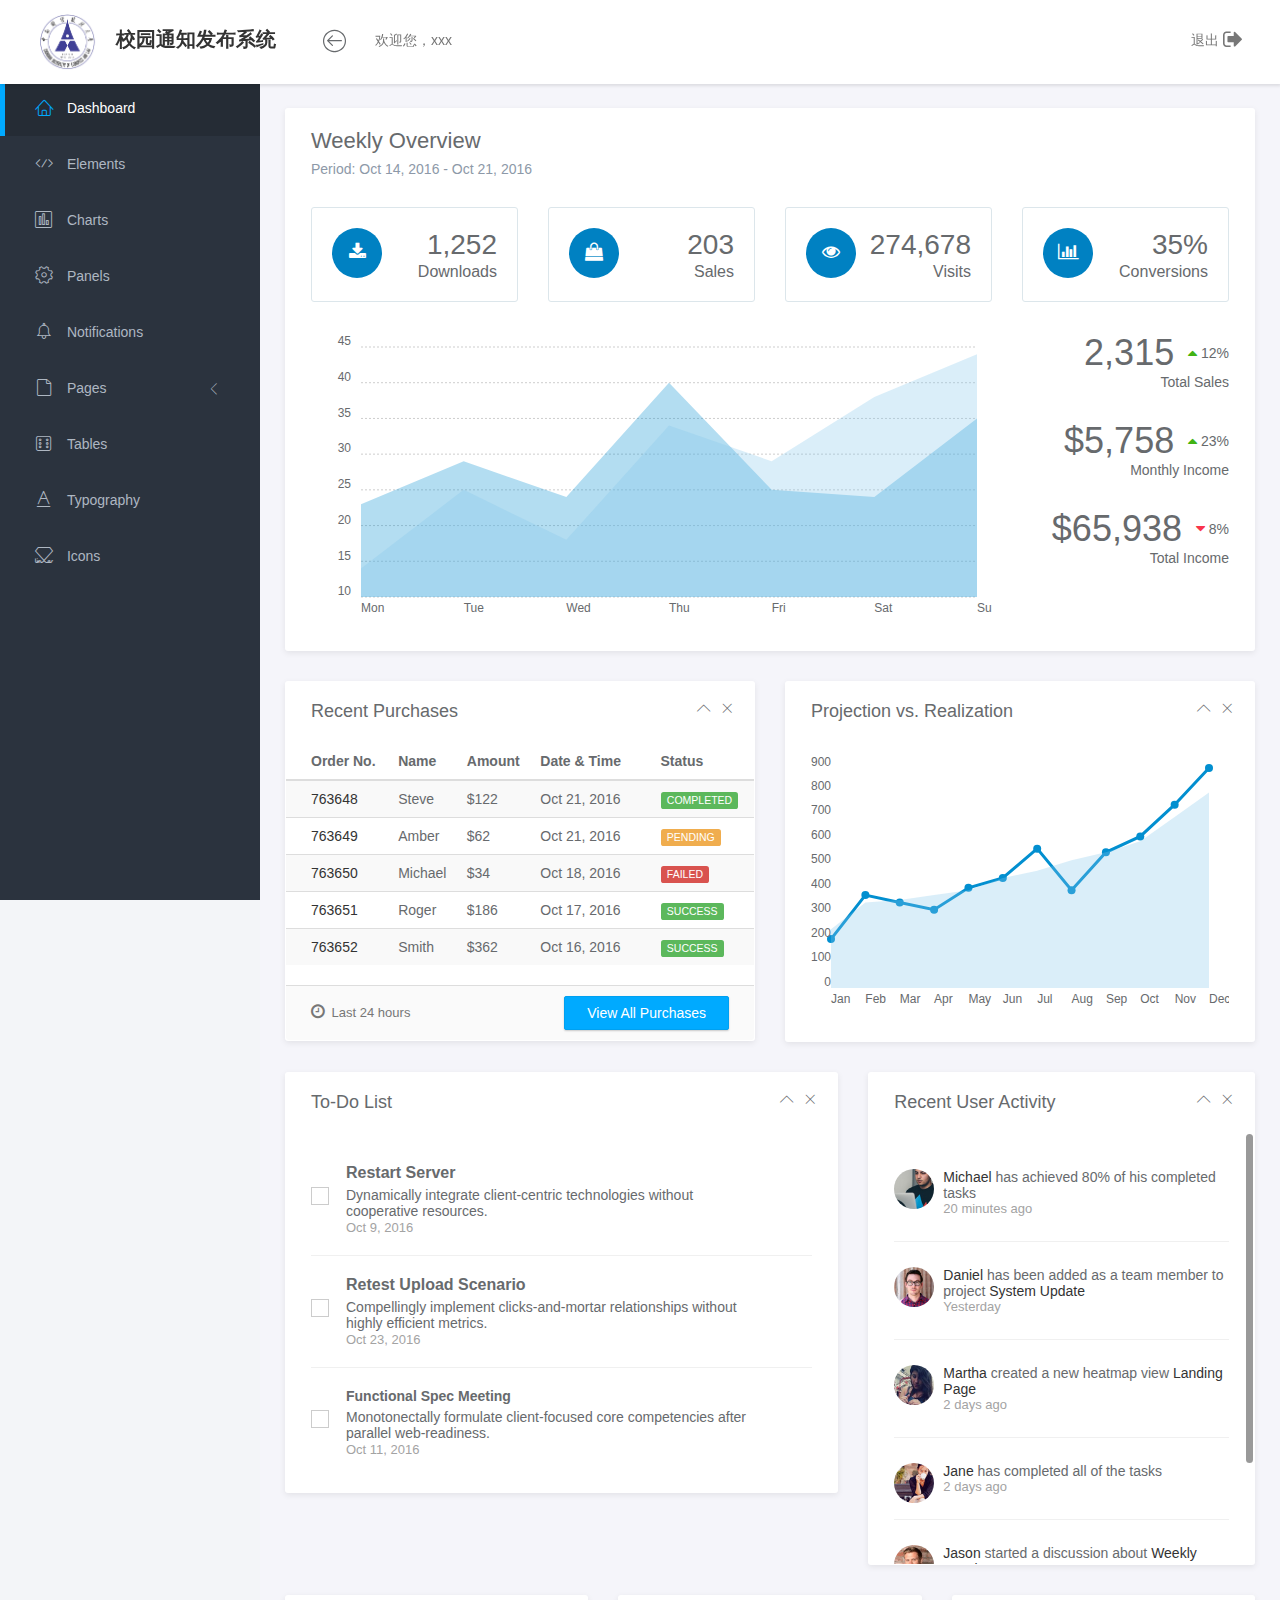
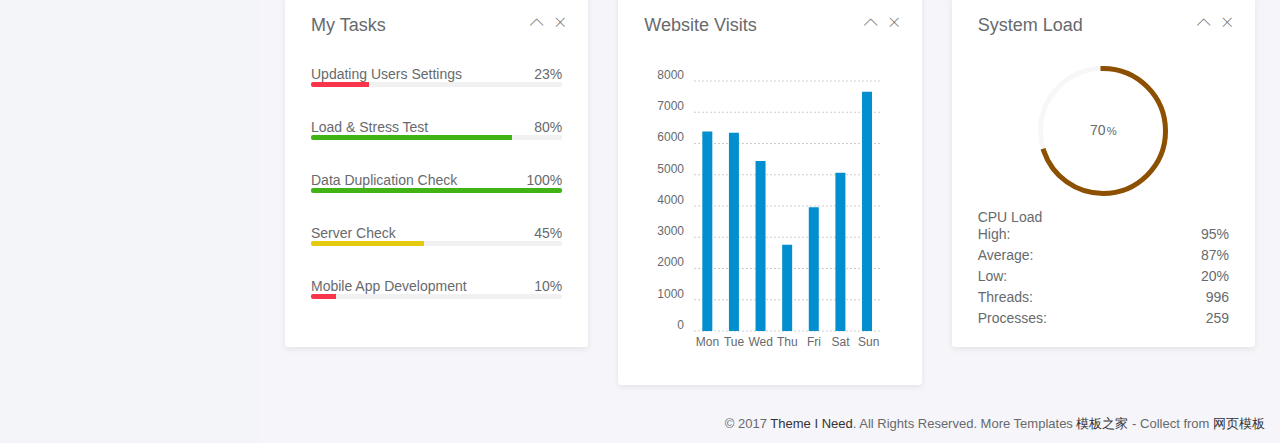
<file: src/main/resources/static/index.html>
<!doctype html>
<html lang="en">

<head>
	<title>Notifications | Klorofil - Free Bootstrap Dashboard Template</title>
	<meta charset="utf-8">
	<meta http-equiv="X-UA-Compatible" content="IE=edge,chrome=1">
	<meta name="viewport" content="width=device-width, initial-scale=1.0, maximum-scale=1.0, user-scalable=0">
	<link rel="stylesheet" href="assets/plugins/bootstrap-select-1.13.0-dev/dist/css/bootstrap-select.css">
	<!-- VENDOR CSS -->
	<link rel="stylesheet" href="assets/vendor/bootstrap/css/bootstrap.min.css">
	<link rel="stylesheet" href="assets/vendor/font-awesome/css/font-awesome.min.css">
	<link rel="stylesheet" href="assets/vendor/linearicons/style.css">
	<link rel="stylesheet" href="assets/vendor/toastr/toastr.min.css">
	<link rel="stylesheet" href="assets/vendor/chartist/css/chartist-custom.css">
	<link rel="stylesheet" href="assets/plugins/DataTables/css/jquery.dataTables.css">
	<!-- MAIN CSS -->
	<link rel="stylesheet" href="assets/css/main.css">
	<!-- FOR DEMO PURPOSES ONLY. You should remove this in your project -->
	<link rel="stylesheet" href="assets/css/demo.css">
	<link rel="stylesheet" href="assets/css/global.css">
	<!-- GOOGLE FONTS -->
	<link href="https://fonts.googleapis.com/css?family=Source+Sans+Pro:300,400,600,700" rel="stylesheet">
	<!-- ICONS -->
	<link rel="apple-touch-icon" sizes="76x76" href="assets/img/apple-icon.png">
	<link rel="icon" type="image/png" sizes="96x96" href="assets/img/favicon.png">
	<!--layer css-->
	<link rel="stylesheet" href="assets/plugins/layer/layui.css">
</head>

<body>
	<!-- WRAPPER -->
	<div id="wrapper">
		<!-- NAVBAR -->
		<nav class="navbar navbar-default navbar-fixed-top">
			<div class="brand" style="padding: 13px 39px;">
				<a href="index.html"><img src="./assets/img/logo.png" alt="Klorofil Logo"
										  class="img-responsive logo" style="width: 57px;display: inline;">
					<span style="display: inline;margin-left: 16px;font-size: 20px;font-weight: bold;">校园通知发布系统</span></a>
			</div>
			<div class="container-fluid">
				<div class="navbar-btn">
					<button type="button" class="btn-toggle-fullwidth"><i class="lnr lnr-arrow-left-circle"></i></button>
				</div>
				<div class="navbar-left">
					<span class="welcome-text" id="welcome-text">欢迎您，xxx</span>
				</div>
				<div id="navbar-menu">
					<ul class="nav navbar-nav navbar-right">
						<li>
							<a href="javascript:exit();"> <span>退出</span> <i class="fa fa-sign-out"></i></a>
						</li>
					</ul>
				</div>
			</div>
		</nav>
		<!-- END NAVBAR -->
		<!-- LEFT SIDEBAR -->
		<div id="sidebar-nav" class="sidebar">
			<div class="sidebar-scroll">
				<nav>
					<ul class="nav">
						<li><a href="index.html" class="active"><i class="lnr lnr-home"></i> <span>Dashboard</span></a>
						</li>
						<li><a href="elements.html" class=""><i class="lnr lnr-code"></i> <span>Elements</span></a></li>
						<li><a href="charts.html" class=""><i class="lnr lnr-chart-bars"></i> <span>Charts</span></a>
						</li>
						<li><a href="panels.html" class=""><i class="lnr lnr-cog"></i> <span>Panels</span></a></li>
						<li><a href="notifications.html" class=""><i class="lnr lnr-alarm"></i>
								<span>Notifications</span></a></li>
						<li>
							<a href="#subPages" data-toggle="collapse" class="collapsed"><i
									class="lnr lnr-file-empty"></i> <span>Pages</span> <i
									class="icon-submenu lnr lnr-chevron-left"></i></a>
							<div id="subPages" class="collapse ">
								<ul class="nav">
									<li><a href="page-profile.html" class="">Profile</a></li>
									<li><a href="page-login.html" class="">Login</a></li>
									<li><a href="page-lockscreen.html" class="">Lockscreen</a></li>
								</ul>
							</div>
						</li>
						<li><a href="tables.html" class=""><i class="lnr lnr-dice"></i> <span>Tables</span></a></li>
						<li><a href="typography.html" class=""><i class="lnr lnr-text-format"></i>
								<span>Typography</span></a></li>
						<li><a href="icons.html" class=""><i class="lnr lnr-linearicons"></i> <span>Icons</span></a>
						</li>
					</ul>
				</nav>
			</div>
		</div>
		<!-- END LEFT SIDEBAR -->
		<!-- MAIN -->
		<div class="main">
			<!-- MAIN CONTENT -->
			<div class="main-content">
				<div class="container-fluid">
					<!-- OVERVIEW -->
					<div class="panel panel-headline">
						<div class="panel-heading">
							<h3 class="panel-title">Weekly Overview</h3>
							<p class="panel-subtitle">Period: Oct 14, 2016 - Oct 21, 2016</p>
						</div>
						<div class="panel-body">
							<div class="row">
								<div class="col-md-3">
									<div class="metric">
										<span class="icon"><i class="fa fa-download"></i></span>
										<p>
											<span class="number">1,252</span>
											<span class="title">Downloads</span>
										</p>
									</div>
								</div>
								<div class="col-md-3">
									<div class="metric">
										<span class="icon"><i class="fa fa-shopping-bag"></i></span>
										<p>
											<span class="number">203</span>
											<span class="title">Sales</span>
										</p>
									</div>
								</div>
								<div class="col-md-3">
									<div class="metric">
										<span class="icon"><i class="fa fa-eye"></i></span>
										<p>
											<span class="number">274,678</span>
											<span class="title">Visits</span>
										</p>
									</div>
								</div>
								<div class="col-md-3">
									<div class="metric">
										<span class="icon"><i class="fa fa-bar-chart"></i></span>
										<p>
											<span class="number">35%</span>
											<span class="title">Conversions</span>
										</p>
									</div>
								</div>
							</div>
							<div class="row">
								<div class="col-md-9">
									<div id="headline-chart" class="ct-chart"></div>
								</div>
								<div class="col-md-3">
									<div class="weekly-summary text-right">
										<span class="number">2,315</span> <span class="percentage"><i
												class="fa fa-caret-up text-success"></i> 12%</span>
										<span class="info-label">Total Sales</span>
									</div>
									<div class="weekly-summary text-right">
										<span class="number">$5,758</span> <span class="percentage"><i
												class="fa fa-caret-up text-success"></i> 23%</span>
										<span class="info-label">Monthly Income</span>
									</div>
									<div class="weekly-summary text-right">
										<span class="number">$65,938</span> <span class="percentage"><i
												class="fa fa-caret-down text-danger"></i> 8%</span>
										<span class="info-label">Total Income</span>
									</div>
								</div>
							</div>
						</div>
					</div>
					<!-- END OVERVIEW -->
					<div class="copyrights">Collect from <a href="http://www.cssmoban.com/">企业网站模板</a></div>
					<div class="row">
						<div class="col-md-6">
							<!-- RECENT PURCHASES -->
							<div class="panel">
								<div class="panel-heading">
									<h3 class="panel-title">Recent Purchases</h3>
									<div class="right">
										<button type="button" class="btn-toggle-collapse"><i
												class="lnr lnr-chevron-up"></i></button>
										<button type="button" class="btn-remove"><i class="lnr lnr-cross"></i></button>
									</div>
								</div>
								<div class="panel-body no-padding">
									<table class="table table-striped">
										<thead>
											<tr>
												<th>Order No.</th>
												<th>Name</th>
												<th>Amount</th>
												<th>Date &amp; Time</th>
												<th>Status</th>
											</tr>
										</thead>
										<tbody>
											<tr>
												<td><a href="#">763648</a></td>
												<td>Steve</td>
												<td>$122</td>
												<td>Oct 21, 2016</td>
												<td><span class="label label-success">COMPLETED</span></td>
											</tr>
											<tr>
												<td><a href="#">763649</a></td>
												<td>Amber</td>
												<td>$62</td>
												<td>Oct 21, 2016</td>
												<td><span class="label label-warning">PENDING</span></td>
											</tr>
											<tr>
												<td><a href="#">763650</a></td>
												<td>Michael</td>
												<td>$34</td>
												<td>Oct 18, 2016</td>
												<td><span class="label label-danger">FAILED</span></td>
											</tr>
											<tr>
												<td><a href="#">763651</a></td>
												<td>Roger</td>
												<td>$186</td>
												<td>Oct 17, 2016</td>
												<td><span class="label label-success">SUCCESS</span></td>
											</tr>
											<tr>
												<td><a href="#">763652</a></td>
												<td>Smith</td>
												<td>$362</td>
												<td>Oct 16, 2016</td>
												<td><span class="label label-success">SUCCESS</span></td>
											</tr>
										</tbody>
									</table>
								</div>
								<div class="panel-footer">
									<div class="row">
										<div class="col-md-6"><span class="panel-note"><i class="fa fa-clock-o"></i>
												Last 24 hours</span></div>
										<div class="col-md-6 text-right"><a href="#" class="btn btn-primary">View All
												Purchases</a></div>
									</div>
								</div>
							</div>
							<!-- END RECENT PURCHASES -->
						</div>
						<div class="col-md-6">
							<!-- MULTI CHARTS -->
							<div class="panel">
								<div class="panel-heading">
									<h3 class="panel-title">Projection vs. Realization</h3>
									<div class="right">
										<button type="button" class="btn-toggle-collapse"><i
												class="lnr lnr-chevron-up"></i></button>
										<button type="button" class="btn-remove"><i class="lnr lnr-cross"></i></button>
									</div>
								</div>
								<div class="panel-body">
									<div id="visits-trends-chart" class="ct-chart"></div>
								</div>
							</div>
							<!-- END MULTI CHARTS -->
						</div>
					</div>
					<div class="row">
						<div class="col-md-7">
							<!-- TODO LIST -->
							<div class="panel">
								<div class="panel-heading">
									<h3 class="panel-title">To-Do List</h3>
									<div class="right">
										<button type="button" class="btn-toggle-collapse"><i
												class="lnr lnr-chevron-up"></i></button>
										<button type="button" class="btn-remove"><i class="lnr lnr-cross"></i></button>
									</div>
								</div>
								<div class="panel-body">
									<ul class="list-unstyled todo-list">
										<li>
											<label class="control-inline fancy-checkbox">
												<input type="checkbox"><span></span>
											</label>
											<p>
												<span class="title">Restart Server</span>
												<span class="short-description">Dynamically integrate client-centric
													technologies without cooperative resources.</span>
												<span class="date">Oct 9, 2016</span>
											</p>
											<div class="controls">
												<a href="#"><i class="icon-software icon-software-pencil"></i></a> <a
													href="#"><i class="icon-arrows icon-arrows-circle-remove"></i></a>
											</div>
										</li>
										<li>
											<label class="control-inline fancy-checkbox">
												<input type="checkbox"><span></span>
											</label>
											<p>
												<span class="title">Retest Upload Scenario</span>
												<span class="short-description">Compellingly implement clicks-and-mortar
													relationships without highly efficient metrics.</span>
												<span class="date">Oct 23, 2016</span>
											</p>
											<div class="controls">
												<a href="#"><i class="icon-software icon-software-pencil"></i></a> <a
													href="#"><i class="icon-arrows icon-arrows-circle-remove"></i></a>
											</div>
										</li>
										<li>
											<label class="control-inline fancy-checkbox">
												<input type="checkbox"><span></span>
											</label>
											<p>
												<strong>Functional Spec Meeting</strong>
												<span class="short-description">Monotonectally formulate client-focused
													core competencies after parallel web-readiness.</span>
												<span class="date">Oct 11, 2016</span>
											</p>
											<div class="controls">
												<a href="#"><i class="icon-software icon-software-pencil"></i></a> <a
													href="#"><i class="icon-arrows icon-arrows-circle-remove"></i></a>
											</div>
										</li>
									</ul>
								</div>
							</div>
							<!-- END TODO LIST -->
						</div>
						<div class="col-md-5">
							<!-- TIMELINE -->
							<div class="panel panel-scrolling">
								<div class="panel-heading">
									<h3 class="panel-title">Recent User Activity</h3>
									<div class="right">
										<button type="button" class="btn-toggle-collapse"><i
												class="lnr lnr-chevron-up"></i></button>
										<button type="button" class="btn-remove"><i class="lnr lnr-cross"></i></button>
									</div>
								</div>
								<div class="panel-body">
									<ul class="list-unstyled activity-list">
										<li>
											<img src="assets/img/user1.png" alt="Avatar"
												class="img-circle pull-left avatar">
											<p><a href="#">Michael</a> has achieved 80% of his completed tasks <span
													class="timestamp">20 minutes ago</span></p>
										</li>
										<li>
											<img src="assets/img/user2.png" alt="Avatar"
												class="img-circle pull-left avatar">
											<p><a href="#">Daniel</a> has been added as a team member to project <a
													href="#">System Update</a> <span class="timestamp">Yesterday</span>
											</p>
										</li>
										<li>
											<img src="assets/img/user3.png" alt="Avatar"
												class="img-circle pull-left avatar">
											<p><a href="#">Martha</a> created a new heatmap view <a href="#">Landing
													Page</a> <span class="timestamp">2 days ago</span></p>
										</li>
										<li>
											<img src="assets/img/user4.png" alt="Avatar"
												class="img-circle pull-left avatar">
											<p><a href="#">Jane</a> has completed all of the tasks <span
													class="timestamp">2 days ago</span></p>
										</li>
										<li>
											<img src="assets/img/user5.png" alt="Avatar"
												class="img-circle pull-left avatar">
											<p><a href="#">Jason</a> started a discussion about <a href="#">Weekly
													Meeting</a> <span class="timestamp">3 days ago</span></p>
										</li>
									</ul>
									<button type="button" class="btn btn-primary btn-bottom center-block">Load
										More</button>
								</div>
							</div>
							<!-- END TIMELINE -->
						</div>
					</div>
					<div class="row">
						<div class="col-md-4">
							<!-- TASKS -->
							<div class="panel">
								<div class="panel-heading">
									<h3 class="panel-title">My Tasks</h3>
									<div class="right">
										<button type="button" class="btn-toggle-collapse"><i
												class="lnr lnr-chevron-up"></i></button>
										<button type="button" class="btn-remove"><i class="lnr lnr-cross"></i></button>
									</div>
								</div>
								<div class="panel-body">
									<ul class="list-unstyled task-list">
										<li>
											<p>Updating Users Settings <span class="label-percent">23%</span></p>
											<div class="progress progress-xs">
												<div class="progress-bar progress-bar-danger" role="progressbar"
													aria-valuenow="23" aria-valuemin="0" aria-valuemax="100"
													style="width:23%">
													<span class="sr-only">23% Complete</span>
												</div>
											</div>
										</li>
										<li>
											<p>Load &amp; Stress Test <span class="label-percent">80%</span></p>
											<div class="progress progress-xs">
												<div class="progress-bar progress-bar-success" role="progressbar"
													aria-valuenow="80" aria-valuemin="0" aria-valuemax="100"
													style="width: 80%">
													<span class="sr-only">80% Complete</span>
												</div>
											</div>
										</li>
										<li>
											<p>Data Duplication Check <span class="label-percent">100%</span></p>
											<div class="progress progress-xs">
												<div class="progress-bar progress-bar-success" role="progressbar"
													aria-valuenow="100" aria-valuemin="0" aria-valuemax="100"
													style="width: 100%">
													<span class="sr-only">Success</span>
												</div>
											</div>
										</li>
										<li>
											<p>Server Check <span class="label-percent">45%</span></p>
											<div class="progress progress-xs">
												<div class="progress-bar progress-bar-warning" role="progressbar"
													aria-valuenow="45" aria-valuemin="0" aria-valuemax="100"
													style="width: 45%">
													<span class="sr-only">45% Complete</span>
												</div>
											</div>
										</li>
										<li>
											<p>Mobile App Development <span class="label-percent">10%</span></p>
											<div class="progress progress-xs">
												<div class="progress-bar progress-bar-danger" role="progressbar"
													aria-valuenow="10" aria-valuemin="0" aria-valuemax="100"
													style="width: 10%">
													<span class="sr-only">10% Complete</span>
												</div>
											</div>
										</li>
									</ul>
								</div>
							</div>
							<!-- END TASKS -->
						</div>
						<div class="col-md-4">
							<!-- VISIT CHART -->
							<div class="panel">
								<div class="panel-heading">
									<h3 class="panel-title">Website Visits</h3>
									<div class="right">
										<button type="button" class="btn-toggle-collapse"><i
												class="lnr lnr-chevron-up"></i></button>
										<button type="button" class="btn-remove"><i class="lnr lnr-cross"></i></button>
									</div>
								</div>
								<div class="panel-body">
									<div id="visits-chart" class="ct-chart"></div>
								</div>
							</div>
							<!-- END VISIT CHART -->
						</div>
						<div class="col-md-4">
							<!-- REALTIME CHART -->
							<div class="panel">
								<div class="panel-heading">
									<h3 class="panel-title">System Load</h3>
									<div class="right">
										<button type="button" class="btn-toggle-collapse"><i
												class="lnr lnr-chevron-up"></i></button>
										<button type="button" class="btn-remove"><i class="lnr lnr-cross"></i></button>
									</div>
								</div>
								<div class="panel-body">
									<div id="system-load" class="easy-pie-chart" data-percent="70">
										<span class="percent">70</span>
									</div>
									<h4>CPU Load</h4>
									<ul class="list-unstyled list-justify">
										<li>High: <span>95%</span></li>
										<li>Average: <span>87%</span></li>
										<li>Low: <span>20%</span></li>
										<li>Threads: <span>996</span></li>
										<li>Processes: <span>259</span></li>
									</ul>
								</div>
							</div>
							<!-- END REALTIME CHART -->
						</div>
					</div>
				</div>
			</div>
			<!-- END MAIN CONTENT -->
		</div>
		<!-- END MAIN -->
		<div class="clearfix"></div>
		<footer>
			<div class="container-fluid">
				<p class="copyright">&copy; 2017 <a href="#" target="_blank">Theme I Need</a>. All Rights Reserved. More
					Templates <a href="http://www.cssmoban.com/" target="_blank" title="模板之家">模板之家</a> - Collect from <a
						href="http://www.cssmoban.com/" title="网页模板" target="_blank">网页模板</a></p>
			</div>
		</footer>
	</div>
	<!-- END WRAPPER -->
	<!-- Javascript -->
	<script src="assets/vendor/jquery/jquery.min.js"></script>
	<script src="assets/vendor/bootstrap/js/bootstrap.min.js"></script>
	<script src="assets/vendor/jquery-slimscroll/jquery.slimscroll.min.js"></script>
	<script src="assets/vendor/jquery.easy-pie-chart/jquery.easypiechart.min.js"></script>
	<script src="assets/vendor/chartist/js/chartist.min.js"></script>
	<script src="assets/scripts/klorofil-common.js"></script>
	<script>
		$(function () {
			var data, options;

			// headline charts
			data = {
				labels: ['Mon', 'Tue', 'Wed', 'Thu', 'Fri', 'Sat', 'Sun'],
				series: [
					[23, 29, 24, 40, 25, 24, 35],
					[14, 25, 18, 34, 29, 38, 44],
				]
			};

			options = {
				height: 300,
				showArea: true,
				showLine: false,
				showPoint: false,
				fullWidth: true,
				axisX: {
					showGrid: false
				},
				lineSmooth: false,
			};

			new Chartist.Line('#headline-chart', data, options);


			// visits trend charts
			data = {
				labels: ['Jan', 'Feb', 'Mar', 'Apr', 'May', 'Jun', 'Jul', 'Aug', 'Sep', 'Oct', 'Nov', 'Dec'],
				series: [{
					name: 'series-real',
					data: [200, 380, 350, 320, 410, 450, 570, 400, 555, 620, 750, 900],
				}, {
					name: 'series-projection',
					data: [240, 350, 360, 380, 400, 450, 480, 523, 555, 600, 700, 800],
				}]
			};

			options = {
				fullWidth: true,
				lineSmooth: false,
				height: "270px",
				low: 0,
				high: 'auto',
				series: {
					'series-projection': {
						showArea: true,
						showPoint: false,
						showLine: false
					},
				},
				axisX: {
					showGrid: false,

				},
				axisY: {
					showGrid: false,
					onlyInteger: true,
					offset: 0,
				},
				chartPadding: {
					left: 20,
					right: 20
				}
			};

			new Chartist.Line('#visits-trends-chart', data, options);


			// visits chart
			data = {
				labels: ['Mon', 'Tue', 'Wed', 'Thu', 'Fri', 'Sat', 'Sun'],
				series: [
					[6384, 6342, 5437, 2764, 3958, 5068, 7654]
				]
			};

			options = {
				height: 300,
				axisX: {
					showGrid: false
				},
			};

			new Chartist.Bar('#visits-chart', data, options);


			// real-time pie chart
			var sysLoad = $('#system-load').easyPieChart({
				size: 130,
				barColor: function (percent) {
					return "rgb(" + Math.round(200 * percent / 100) + ", " + Math.round(200 * (1.1 - percent / 100)) + ", 0)";
				},
				trackColor: 'rgba(245, 245, 245, 0.8)',
				scaleColor: false,
				lineWidth: 5,
				lineCap: "square",
				animate: 800
			});

			var updateInterval = 3000; // in milliseconds

			setInterval(function () {
				var randomVal;
				randomVal = getRandomInt(0, 100);

				sysLoad.data('easyPieChart').update(randomVal);
				sysLoad.find('.percent').text(randomVal);
			}, updateInterval);

			function getRandomInt(min, max) {
				return Math.floor(Math.random() * (max - min + 1)) + min;
			}

		});
	</script>
</body>

</html>
</file>
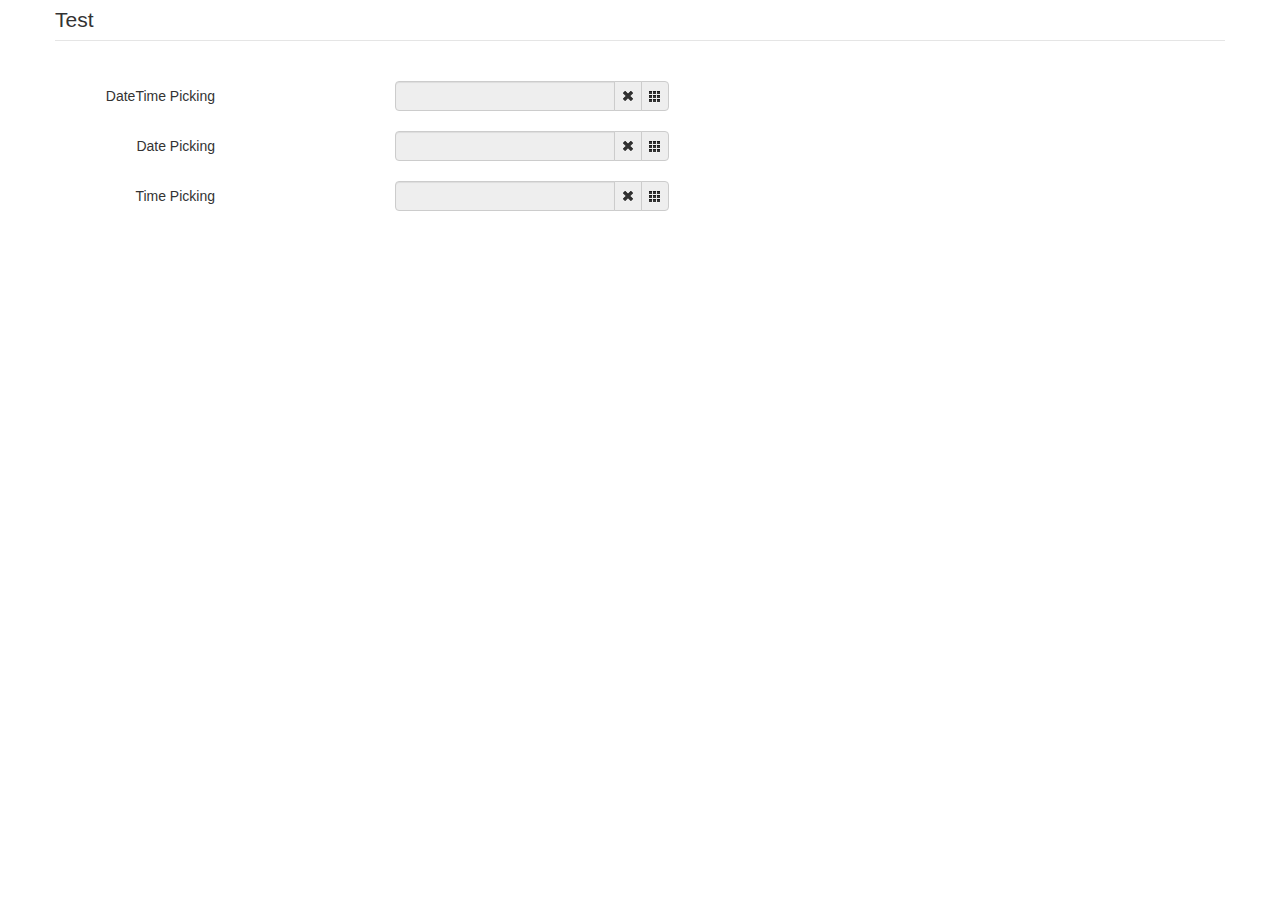
<file: src/main/resources/static/assets/plugins/bootstrap-datetimepicker-master/sample in bootstrap v2/index.html>
<!DOCTYPE html>
<html>
<head>
    <title></title>
    <link href="./bootstrap/css/bootstrap.min.css" rel="stylesheet" media="screen">
    <link href="../css/bootstrap-datetimepicker.min.css" rel="stylesheet" media="screen">
</head>

<body>
<div class="container">
    <form action="" class="form-horizontal">
        <fieldset>
            <legend>Test</legend>
            <div class="control-group">
                <label class="control-label">DateTime Picking</label>
                <div class="controls input-append date form_datetime" data-date="1979-09-16T05:25:07Z" data-date-format="dd MM yyyy - HH:ii p" data-link-field="dtp_input1">
                    <input size="16" type="text" value="" readonly>
                    <span class="add-on"><i class="icon-remove"></i></span>
					<span class="add-on"><i class="icon-th"></i></span>
                </div>
				<input type="hidden" id="dtp_input1" value="" /><br/>
            </div>
			<div class="control-group">
                <label class="control-label">Date Picking</label>
                <div class="controls input-append date form_date" data-date="" data-date-format="dd MM yyyy" data-link-field="dtp_input2" data-link-format="yyyy-mm-dd">
                    <input size="16" type="text" value="" readonly>
                    <span class="add-on"><i class="icon-remove"></i></span>
					<span class="add-on"><i class="icon-th"></i></span>
                </div>
				<input type="hidden" id="dtp_input2" value="" /><br/>
            </div>
			<div class="control-group">
                <label class="control-label">Time Picking</label>
                <div class="controls input-append date form_time" data-date="" data-date-format="hh:ii" data-link-field="dtp_input3" data-link-format="hh:ii">
                    <input size="16" type="text" value="" readonly>
                    <span class="add-on"><i class="icon-remove"></i></span>
					<span class="add-on"><i class="icon-th"></i></span>
                </div>
				<input type="hidden" id="dtp_input3" value="" /><br/>
            </div>
        </fieldset>
    </form>
</div>

<script type="text/javascript" src="./jquery/jquery-1.8.3.min.js" charset="UTF-8"></script>
<script type="text/javascript" src="./bootstrap/js/bootstrap.min.js"></script>
<script type="text/javascript" src="../js/bootstrap-datetimepicker.js" charset="UTF-8"></script>
<script type="text/javascript" src="../js/locales/bootstrap-datetimepicker.fr.js" charset="UTF-8"></script>
<script type="text/javascript">
    $('.form_datetime').datetimepicker({
        //language:  'fr',
        weekStart: 1,
        todayBtn:  1,
		autoclose: 1,
		todayHighlight: 1,
		startView: 2,
		forceParse: 0,
        showMeridian: 1
    });
	$('.form_date').datetimepicker({
        language:  'fr',
        weekStart: 1,
        todayBtn:  1,
		autoclose: 1,
		todayHighlight: 1,
		startView: 2,
		minView: 2,
		forceParse: 0
    });
	$('.form_time').datetimepicker({
        language:  'fr',
        weekStart: 1,
        todayBtn:  1,
		autoclose: 1,
		todayHighlight: 1,
		startView: 1,
		minView: 0,
		maxView: 1,
		forceParse: 0
    });
</script>

</body>
</html>
</file>
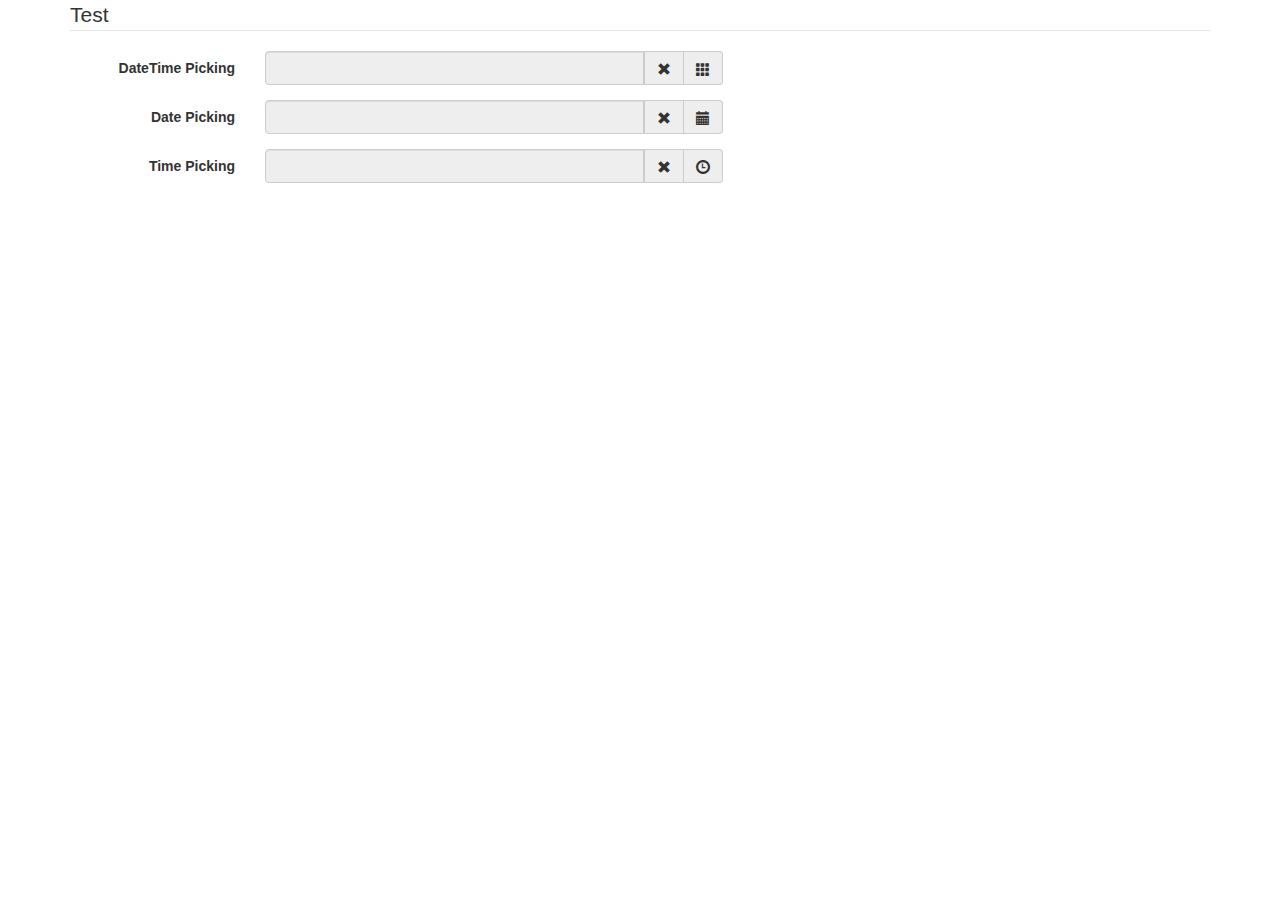
<file: src/main/resources/static/assets/plugins/bootstrap-datetimepicker-master/sample in bootstrap v3/index.html>
<!DOCTYPE html>
<html>
<head>
    <title></title>
    <link href="./bootstrap/css/bootstrap.min.css" rel="stylesheet" media="screen">
    <link href="../css/bootstrap-datetimepicker.min.css" rel="stylesheet" media="screen">
</head>

<body>
<div class="container">
    <form action="" class="form-horizontal"  role="form">
        <fieldset>
            <legend>Test</legend>
            <div class="form-group">
                <label for="dtp_input1" class="col-md-2 control-label">DateTime Picking</label>
                <div class="input-group date form_datetime col-md-5" data-date="1979-09-16T05:25:07Z" data-date-format="dd MM yyyy - HH:ii p" data-link-field="dtp_input1">
                    <input class="form-control" size="16" type="text" value="" readonly>
                    <span class="input-group-addon"><span class="glyphicon glyphicon-remove"></span></span>
					<span class="input-group-addon"><span class="glyphicon glyphicon-th"></span></span>
                </div>
				<input type="hidden" id="dtp_input1" value="" /><br/>
            </div>
			<div class="form-group">
                <label for="dtp_input2" class="col-md-2 control-label">Date Picking</label>
                <div class="input-group date form_date col-md-5" data-date="" data-date-format="dd MM yyyy" data-link-field="dtp_input2" data-link-format="yyyy-mm-dd">
                    <input class="form-control" size="16" type="text" value="" readonly>
                    <span class="input-group-addon"><span class="glyphicon glyphicon-remove"></span></span>
					<span class="input-group-addon"><span class="glyphicon glyphicon-calendar"></span></span>
                </div>
				<input type="hidden" id="dtp_input2" value="" /><br/>
            </div>
			<div class="form-group">
                <label for="dtp_input3" class="col-md-2 control-label">Time Picking</label>
                <div class="input-group date form_time col-md-5" data-date="" data-date-format="hh:ii" data-link-field="dtp_input3" data-link-format="hh:ii">
                    <input class="form-control" size="16" type="text" value="" readonly>
                    <span class="input-group-addon"><span class="glyphicon glyphicon-remove"></span></span>
					<span class="input-group-addon"><span class="glyphicon glyphicon-time"></span></span>
                </div>
				<input type="hidden" id="dtp_input3" value="" /><br/>
            </div>
        </fieldset>
    </form>
</div>

<script type="text/javascript" src="./jquery/jquery-1.8.3.min.js" charset="UTF-8"></script>
<script type="text/javascript" src="./bootstrap/js/bootstrap.min.js"></script>
<script type="text/javascript" src="../js/bootstrap-datetimepicker.js" charset="UTF-8"></script>
<script type="text/javascript" src="../js/locales/bootstrap-datetimepicker.fr.js" charset="UTF-8"></script>
<script type="text/javascript">
    $('.form_datetime').datetimepicker({
        //language:  'fr',
        weekStart: 1,
        todayBtn:  1,
		autoclose: 1,
		todayHighlight: 1,
		startView: 2,
		forceParse: 0,
        showMeridian: 1
    });
	$('.form_date').datetimepicker({
        language:  'fr',
        weekStart: 1,
        todayBtn:  1,
		autoclose: 1,
		todayHighlight: 1,
		startView: 2,
		minView: 2,
		forceParse: 0
    });
	$('.form_time').datetimepicker({
        language:  'fr',
        weekStart: 1,
        todayBtn:  1,
		autoclose: 1,
		todayHighlight: 1,
		startView: 1,
		minView: 0,
		maxView: 1,
		forceParse: 0
    });
</script>

</body>
</html>
</file>
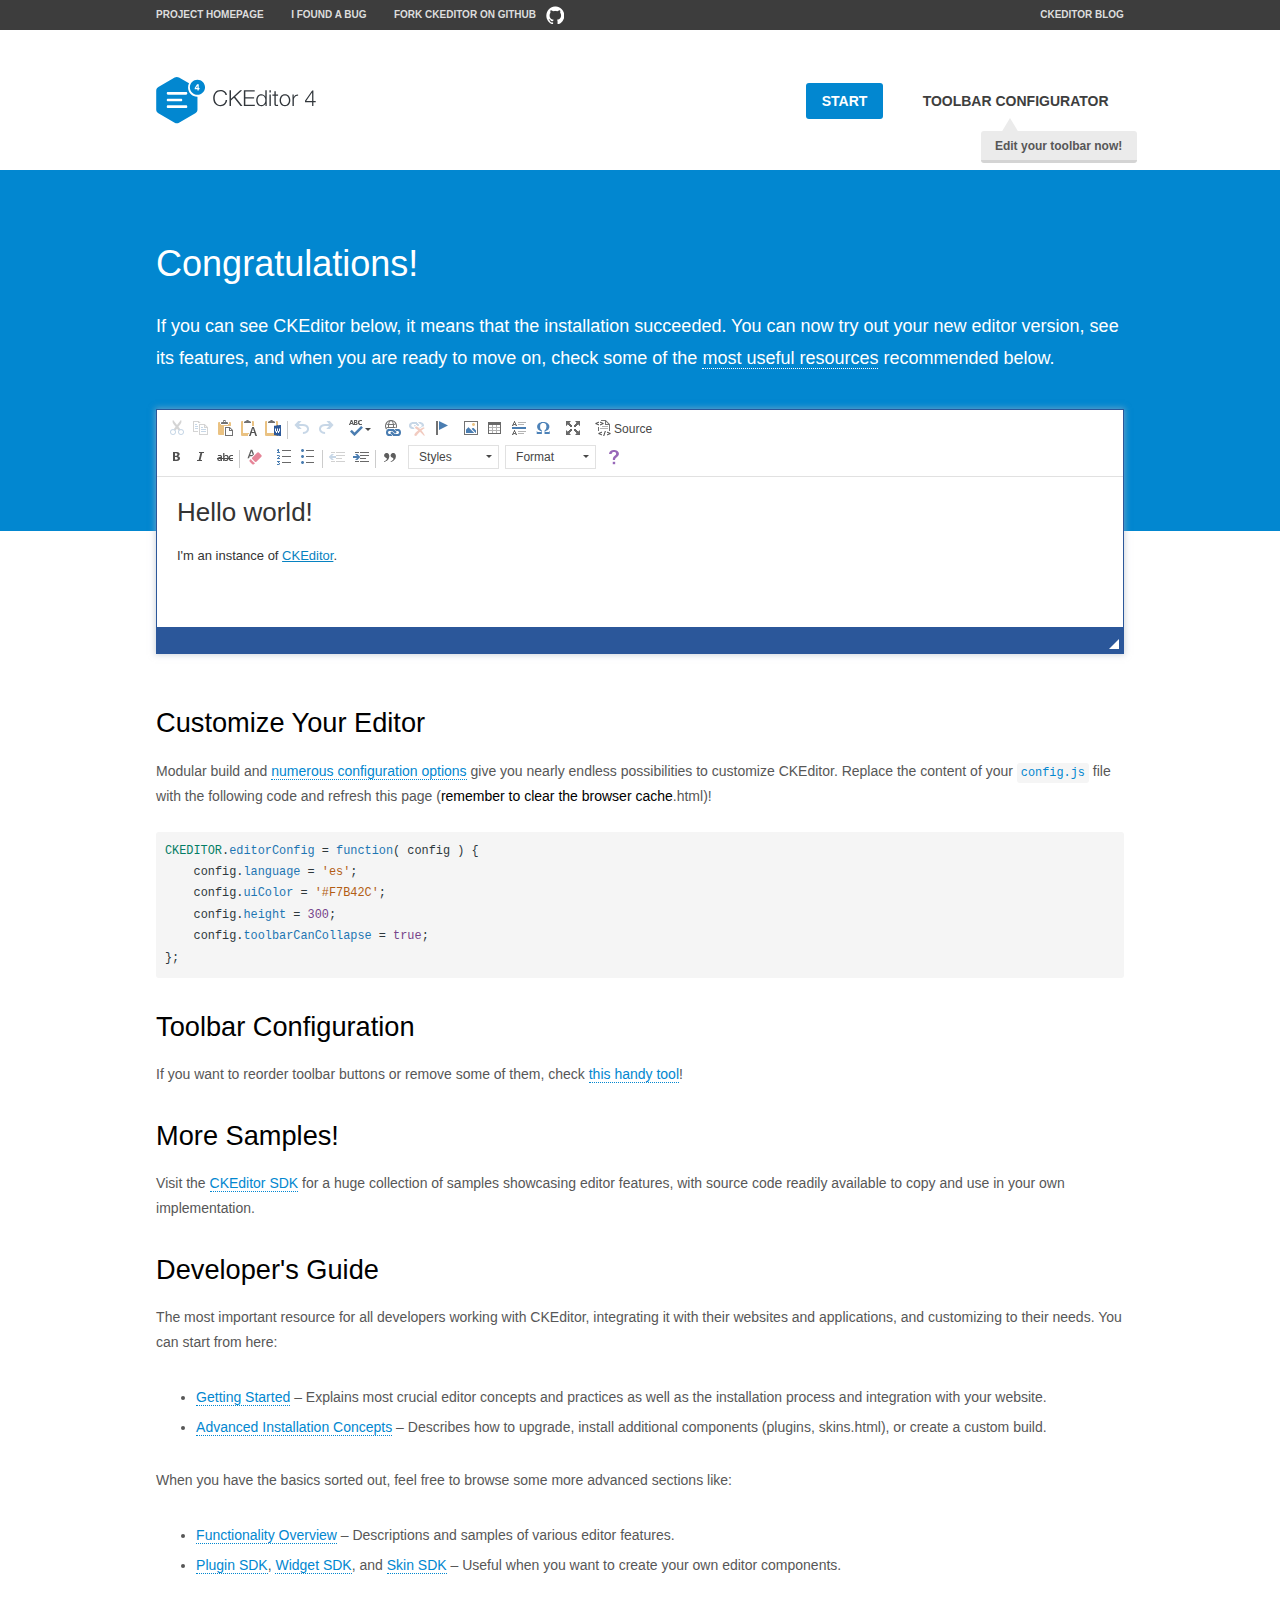
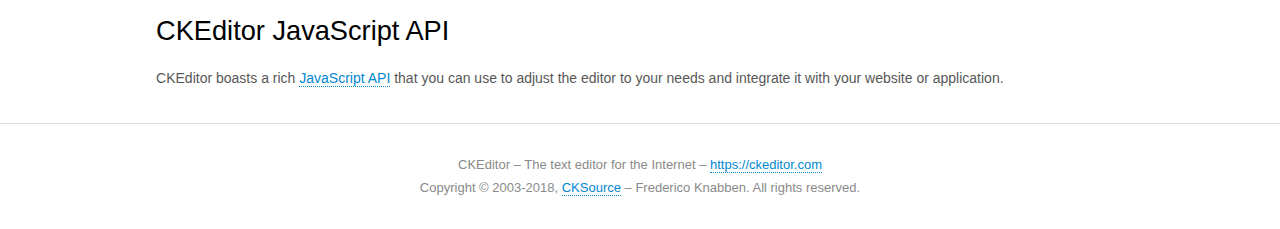
<file: src/main/resources/static/assets/plugins/ckeditor/samples/index.html>
<!DOCTYPE html>
<!--
Copyright (c) 2003-2018, CKSource - Frederico Knabben. All rights reserved.
For licensing, see LICENSE.md or https://ckeditor.com/legal/ckeditor-oss-license
-->
<html>
<head>
	<meta charset="utf-8">
	<title>CKEditor Sample</title>
	<script src="../ckeditor.js"></script>
	<script src="js/sample.js"></script>
	<link rel="stylesheet" href="css/samples.css">
	<link rel="stylesheet" href="toolbarconfigurator/lib/codemirror/neo.css">
</head>
<body id="main">

<nav class="navigation-a">
	<div class="grid-container">
		<ul class="navigation-a-left grid-width-70">
			<li><a href="https://ckeditor.com/ckeditor-4/">Project Homepage</a></li>
			<li><a href="https://github.com/ckeditor/ckeditor-dev/issues">I found a bug</a></li>
			<li><a href="http://github.com/ckeditor/ckeditor-dev" class="icon-pos-right icon-navigation-a-github">Fork CKEditor on GitHub</a></li>
		</ul>
		<ul class="navigation-a-right grid-width-30">
			<li><a href="https://ckeditor.com/blog/">CKEditor Blog</a></li>
		</ul>
	</div>
</nav>

<header class="header-a">
	<div class="grid-container">
		<h1 class="header-a-logo grid-width-30">
			<a href="index.html"><img src="img/logo.svg" onerror="this.src='img/logo.png'; this.onerror=null;" alt="CKEditor Sample"></a>
		</h1>

		<nav class="navigation-b grid-width-70">
			<ul>
				<li><a href="index.html" class="button-a button-a-background">Start</a></li>
				<li><a href="toolbarconfigurator/index.html" class="button-a">Toolbar configurator <span class="balloon-a balloon-a-nw">Edit your toolbar now!</span></a></li>
			</ul>
		</nav>
	</div>
</header>

<main>
	<div class="adjoined-top">
		<div class="grid-container">
			<div class="content grid-width-100">
				<h1>Congratulations!</h1>
				<p>
					If you can see CKEditor below, it means that the installation succeeded.
					You can now try out your new editor version, see its features, and when you are ready to move on, check some of the <a href="#sample-customize">most useful resources</a> recommended below.
				</p>
			</div>
		</div>
	</div>
	<div class="adjoined-bottom">
		<div class="grid-container">
			<div class="grid-width-100">
				<div id="editor">
					<h1>Hello world!</h1>
					<p>I'm an instance of <a href="https://ckeditor.com">CKEditor</a>.</p>
				</div>
			</div>
		</div>
	</div>

	<div class="grid-container">
		<div class="content grid-width-100">
			<section id="sample-customize">
				<h2>Customize Your Editor</h2>
				<p>Modular build and <a href="https://ckeditor.com/docs/ckeditor4/latest/guide/dev_configuration">numerous configuration options</a> give you nearly endless possibilities to customize CKEditor. Replace the content of your <code><a href="../config.js">config.js</a></code> file with the following code and refresh this page (<strong>remember to clear the browser cache</strong>.html)!</p>
		<pre class="cm-s-neo CodeMirror"><code><span style="padding-right: 0.1px;"><span class="cm-variable">CKEDITOR</span>.<span class="cm-property">editorConfig</span> <span class="cm-operator">=</span> <span class="cm-keyword">function</span>( <span class="cm-def">config</span> ) {</span>
<span style="padding-right: 0.1px;"><span class="cm-tab">	</span><span class="cm-variable-2">config</span>.<span class="cm-property">language</span> <span class="cm-operator">=</span> <span class="cm-string">'es'</span>;</span>
<span style="padding-right: 0.1px;"><span class="cm-tab">	</span><span class="cm-variable-2">config</span>.<span class="cm-property">uiColor</span> <span class="cm-operator">=</span> <span class="cm-string">'#F7B42C'</span>;</span>
<span style="padding-right: 0.1px;"><span class="cm-tab">	</span><span class="cm-variable-2">config</span>.<span class="cm-property">height</span> <span class="cm-operator">=</span> <span class="cm-number">300</span>;</span>
<span style="padding-right: 0.1px;"><span class="cm-tab">	</span><span class="cm-variable-2">config</span>.<span class="cm-property">toolbarCanCollapse</span> <span class="cm-operator">=</span> <span class="cm-atom">true</span>;</span>
<span style="padding-right: 0.1px;">};</span></code></pre>
			</section>

			<section>
				<h2>Toolbar Configuration</h2>
				<p>If you want to reorder toolbar buttons or remove some of them, check <a href="toolbarconfigurator/index.html">this handy tool</a>!</p>
			</section>

			<section>
				<h2>More Samples!</h2>
				<p>Visit the <a href="https://sdk.ckeditor.com">CKEditor SDK</a> for a huge collection of samples showcasing editor features, with source code readily available to copy and use in your own implementation.</p>
			</section>

			<section>
				<h2>Developer's Guide</h2>
				<p>The most important resource for all developers working with CKEditor, integrating it with their websites and applications, and customizing to their needs. You can start from here:</p>
				<ul>
					<li><a href="https://ckeditor.com/docs/ckeditor4/latest/guide/dev_installation.html">Getting Started</a> &ndash; Explains most crucial editor concepts and practices as well as the installation process and integration with your website.</li>
					<li><a href="https://ckeditor.com/docs/ckeditor4/latest/guide/dev_advanced_installation">Advanced Installation Concepts</a> &ndash; Describes how to upgrade, install additional components (plugins, skins.html), or create a custom build.</li>
				</ul>
					<p>When you have the basics sorted out, feel free to browse some more advanced sections like:</p>
				<ul>
					<li><a href="https://ckeditor.com/docs/ckeditor4/latest/guide/dev_features.html">Functionality Overview</a> &ndash; Descriptions and samples of various editor features.</li>
					<li><a href="https://ckeditor.com/docs/ckeditor4/latest/guide/plugin_sdk_intro.html">Plugin SDK</a>, <a href="https://ckeditor.com/docs/ckeditor4/latest/guide/widget_sdk_intro.html">Widget SDK</a>, and <a href="https://ckeditor.com/docs/ckeditor4/latest/guide/skin_sdk_intro.html">Skin SDK</a> &ndash; Useful when you want to create your own editor components.</li>
				</ul>
			</section>

			<section>
				<h2>CKEditor JavaScript API</h2>
				<p>CKEditor boasts a rich <a href="https://ckeditor.com/docs/ckeditor4/latest/api/index.html">JavaScript API</a> that you can use to adjust the editor to your needs and integrate it with your website or application.</p>
			</section>
		</div>
	</div>
</main>

<footer class="footer-a grid-container">
	<div class="grid-container">
		<p class="grid-width-100">
			CKEditor &ndash; The text editor for the Internet &ndash; <a class="samples" href="https://ckeditor.com/">https://ckeditor.com</a>
		</p>
		<p class="grid-width-100" id="copy">
			Copyright &copy; 2003-2018, <a class="samples" href="https://cksource.com/">CKSource</a> &ndash; Frederico Knabben. All rights reserved.
		</p>
	</div>
</footer>
<script>
	initSample();
</script>

</body>
</html>
</file>
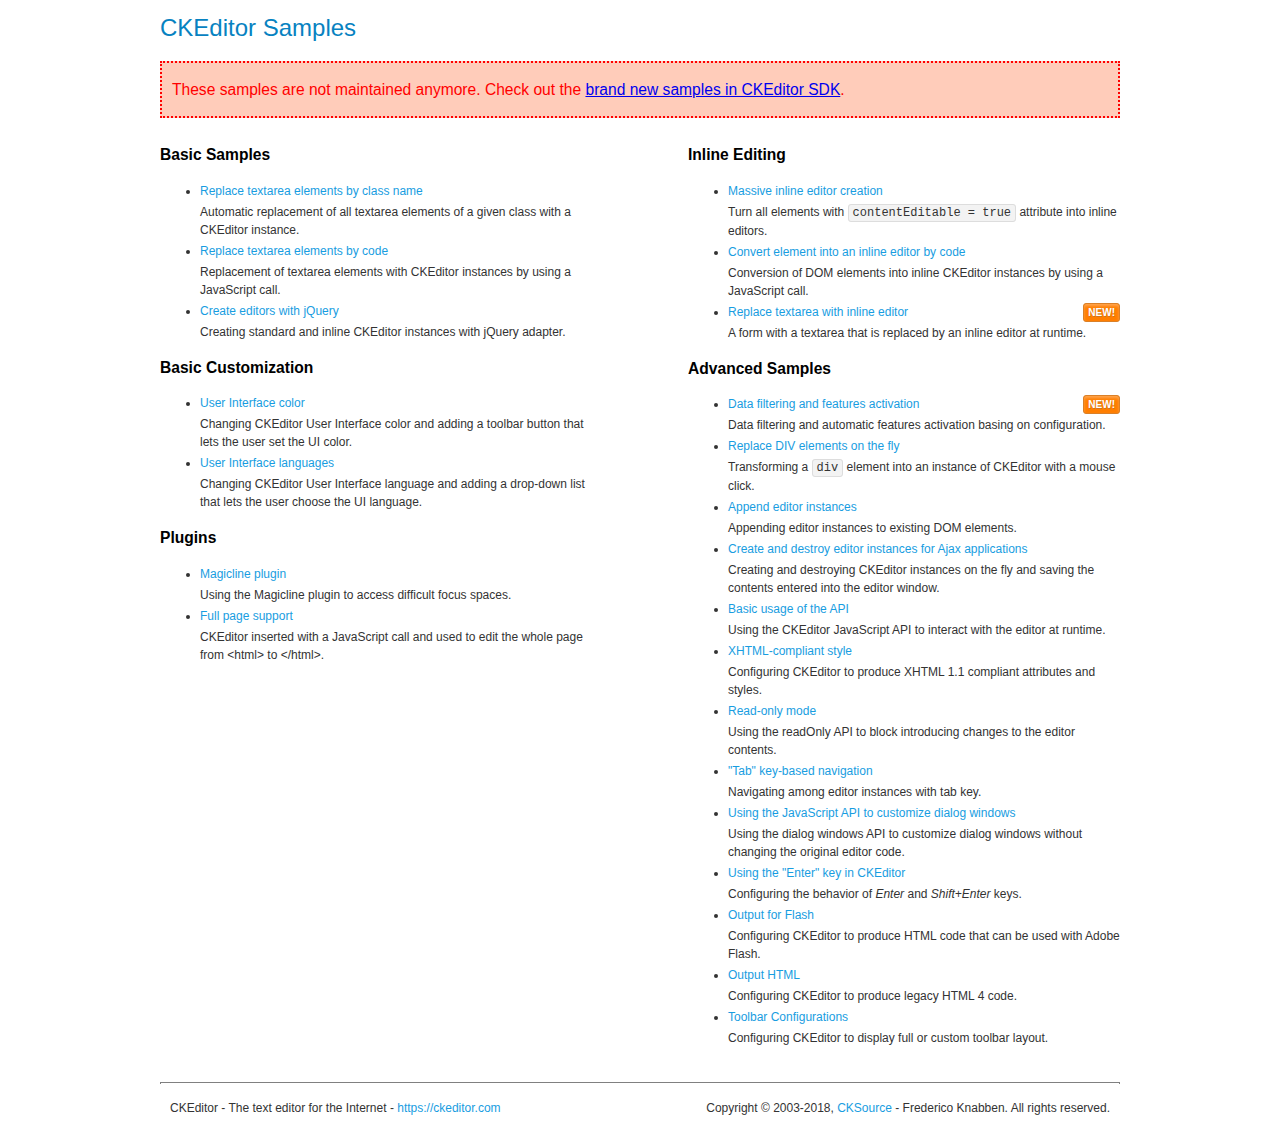
<file: src/main/resources/static/assets/plugins/ckeditor/samples/old/index.html>
<!DOCTYPE html>
<!--
Copyright (c) 2003-2018, CKSource - Frederico Knabben. All rights reserved.
For licensing, see LICENSE.md or https://ckeditor.com/legal/ckeditor-oss-license
-->
<html>
<head>
	<meta charset="utf-8">
	<title>CKEditor Samples</title>
	<link rel="stylesheet" href="sample.css">
</head>
<body>
	<h1 class="samples">
		CKEditor Samples
	</h1>
	<div class="warning deprecated">
		These samples are not maintained anymore. Check out the <a href="https://sdk.ckeditor.com/">brand new samples in CKEditor SDK</a>.
	</div>
	<div class="twoColumns">
		<div class="twoColumnsLeft">
			<h2 class="samples">
				Basic Samples
			</h2>
			<dl class="samples">
				<dt><a class="samples" href="replacebyclass.html">Replace textarea elements by class name</a></dt>
				<dd>Automatic replacement of all textarea elements of a given class with a CKEditor instance.</dd>

				<dt><a class="samples" href="replacebycode.html">Replace textarea elements by code</a></dt>
				<dd>Replacement of textarea elements with CKEditor instances by using a JavaScript call.</dd>

				<dt><a class="samples" href="jquery.html">Create editors with jQuery</a></dt>
				<dd>Creating standard and inline CKEditor instances with jQuery adapter.</dd>
			</dl>

			<h2 class="samples">
				Basic Customization
			</h2>
			<dl class="samples">
				<dt><a class="samples" href="uicolor.html">User Interface color</a></dt>
				<dd>Changing CKEditor User Interface color and adding a toolbar button that lets the user set the UI color.</dd>

				<dt><a class="samples" href="uilanguages.html">User Interface languages</a></dt>
				<dd>Changing CKEditor User Interface language and adding a drop-down list that lets the user choose the UI language.</dd>
			</dl>


			<h2 class="samples">Plugins</h2>
<dl class="samples">
<dt><a class="samples" href="magicline/magicline.html">Magicline plugin</a></dt>
<dd>Using the Magicline plugin to access difficult focus spaces.</dd>

<dt><a class="samples" href="wysiwygarea/fullpage.html">Full page support</a></dt>
<dd>CKEditor inserted with a JavaScript call and used to edit the whole page from &lt;html&gt; to &lt;/html&gt;.</dd>
</dl>
		</div>
		<div class="twoColumnsRight">
			<h2 class="samples">
				Inline Editing
			</h2>
			<dl class="samples">
				<dt><a class="samples" href="inlineall.html">Massive inline editor creation</a></dt>
				<dd>Turn all elements with <code>contentEditable = true</code> attribute into inline editors.</dd>

				<dt><a class="samples" href="inlinebycode.html">Convert element into an inline editor by code</a></dt>
				<dd>Conversion of DOM elements into inline CKEditor instances by using a JavaScript call.</dd>

				<dt><a class="samples" href="inlinetextarea.html">Replace textarea with inline editor</a> <span class="new">New!</span></dt>
				<dd>A form with a textarea that is replaced by an inline editor at runtime.</dd>

				
			</dl>

			<h2 class="samples">
				Advanced Samples
			</h2>
			<dl class="samples">
				<dt><a class="samples" href="datafiltering.html">Data filtering and features activation</a> <span class="new">New!</span></dt>
				<dd>Data filtering and automatic features activation basing on configuration.</dd>

				<dt><a class="samples" href="divreplace.html">Replace DIV elements on the fly</a></dt>
				<dd>Transforming a <code>div</code> element into an instance of CKEditor with a mouse click.</dd>

				<dt><a class="samples" href="appendto.html">Append editor instances</a></dt>
				<dd>Appending editor instances to existing DOM elements.</dd>

				<dt><a class="samples" href="ajax.html">Create and destroy editor instances for Ajax applications</a></dt>
				<dd>Creating and destroying CKEditor instances on the fly and saving the contents entered into the editor window.</dd>

				<dt><a class="samples" href="api.html">Basic usage of the API</a></dt>
				<dd>Using the CKEditor JavaScript API to interact with the editor at runtime.</dd>

				<dt><a class="samples" href="xhtmlstyle.html">XHTML-compliant style</a></dt>
				<dd>Configuring CKEditor to produce XHTML 1.1 compliant attributes and styles.</dd>

				<dt><a class="samples" href="readonly.html">Read-only mode</a></dt>
				<dd>Using the readOnly API to block introducing changes to the editor contents.</dd>

				<dt><a class="samples" href="tabindex.html">"Tab" key-based navigation</a></dt>
				<dd>Navigating among editor instances with tab key.</dd>


				
<dt><a class="samples" href="dialog/dialog.html">Using the JavaScript API to customize dialog windows</a></dt>
<dd>Using the dialog windows API to customize dialog windows without changing the original editor code.</dd>

<dt><a class="samples" href="enterkey/enterkey.html">Using the &quot;Enter&quot; key in CKEditor</a></dt>
<dd>Configuring the behavior of <em>Enter</em> and <em>Shift+Enter</em> keys.</dd>

<dt><a class="samples" href="htmlwriter/outputforflash.html">Output for Flash</a></dt>
<dd>Configuring CKEditor to produce HTML code that can be used with Adobe Flash.</dd>

<dt><a class="samples" href="htmlwriter/outputhtml.html">Output HTML</a></dt>
<dd>Configuring CKEditor to produce legacy HTML 4 code.</dd>

<dt><a class="samples" href="toolbar/toolbar.html">Toolbar Configurations</a></dt>
<dd>Configuring CKEditor to display full or custom toolbar layout.</dd>

			</dl>
		</div>
	</div>
	<div id="footer">
		<hr>
		<p>
			CKEditor - The text editor for the Internet - <a class="samples" href="https://ckeditor.com/">https://ckeditor.com</a>
		</p>
		<p id="copy">
			Copyright &copy; 2003-2018, <a class="samples" href="https://cksource.com/">CKSource</a> - Frederico Knabben. All rights reserved.
		</p>
	</div>
</body>
</html>
</file>
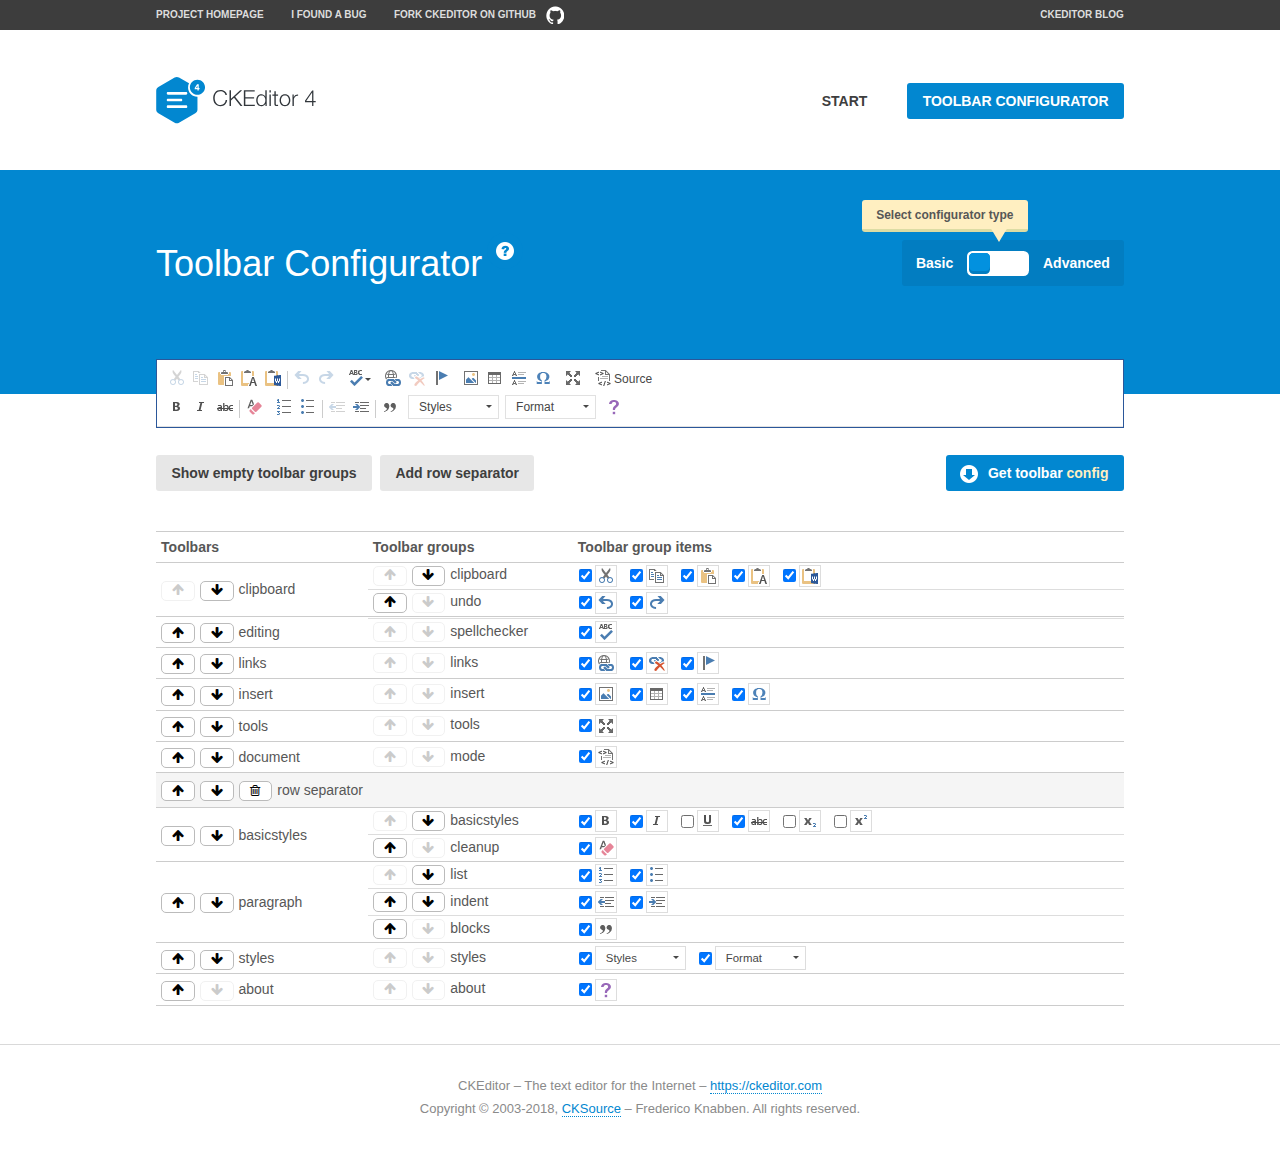
<file: src/main/resources/static/assets/plugins/ckeditor/samples/toolbarconfigurator/index.html>
<!DOCTYPE html>
<!--
Copyright (c) 2003-2018, CKSource - Frederico Knabben. All rights reserved.
For licensing, see LICENSE.md or https://ckeditor.com/legal/ckeditor-oss-license
-->
<!--[if IE 8]><html class="ie8"><![endif]-->
<!--[if gt IE 8]><html><![endif]-->
<!--[if !IE]><!--><html><!--<![endif]-->
<head>
	<meta charset="utf-8">
	<title>Toolbar Configurator</title>
	<script src="../../ckeditor.js"></script>
	<script>
		if ( CKEDITOR.env.ie && CKEDITOR.env.version < 9 )
			CKEDITOR.tools.enableHtml5Elements( document );
	</script>
	<link rel="stylesheet" href="lib/codemirror/codemirror.css">
	<link rel="stylesheet" href="lib/codemirror/show-hint.css">
	<link rel="stylesheet" href="lib/codemirror/neo.css">
	<link rel="stylesheet" href="css/fontello.css">
	<link rel="stylesheet" href="../css/samples.css">
</head>
<body id="toolbar">

<nav class="navigation-a">
	<div class="grid-container">
		<ul class="navigation-a-left grid-width-70">
			<li><a href="https://ckeditor.com/ckeditor-4/">Project Homepage</a></li>
			<li><a href="https://github.com/ckeditor/ckeditor-dev/issues">I found a bug</a></li>
			<li><a href="http://github.com/ckeditor/ckeditor-dev" class="icon-pos-right icon-navigation-a-github">Fork CKEditor on GitHub</a></li>
		</ul>
		<ul class="navigation-a-right grid-width-30">
			<li><a href="https://ckeditor.com/blog/">CKEditor Blog</a></li>
		</ul>
	</div>
</nav>

<header class="header-a">
	<div class="grid-container">
		<h1 class="header-a-logo grid-width-30">
			<a href="../index.html"><img src="../img/logo.svg" onerror="this.src='../img/logo.png'; this.onerror=null;" alt="CKEditor Logo"></a>
		</h1>
		<nav class="navigation-b grid-width-70">
			<ul>
				<li><a href="../index.html"  class="button-a">Start</a></li>
				<li><a href="index.html"  class="button-a button-a-background">Toolbar configurator</a></li>
			</ul>
		</nav>
	</div>
</header>

<main>
	<div class="adjoined-top">
		<div class="grid-container">
			<div class="content grid-width-100">
				<div class="grid-container-nested">
					<h1 class="grid-width-60">
						Toolbar Configurator
						<a href="#help-content" type="button" title="Configurator help" id="help" class="button-a button-a-background button-a-no-text icon-pos-left icon-question-mark">Help</a>
					</h1>

					<div class="grid-width-40 grid-switch-magic">
						<div class="switch">
							<span class="balloon-a balloon-a-se">Select configurator type</span>
							<input type="radio" name="radio" data-num="1" id="radio-basic" />
							<input type="radio" name="radio" data-num="2" id="radio-advanced" />
							<label data-for="1" for="radio-basic">Basic</label>
							<span class="switch-inner">
								<span class="handler"></span>
							</span>
							<label data-for="2" for="radio-advanced">Advanced</label>
						</div>
					</div>
				</div>
			</div>
		</div>
	</div>
	<div class="adjoined-bottom">
		<div class="grid-container">
			<div class="grid-width-100">
				<div class="editors-container">
					<div id="editor-basic"></div>
					<div id="editor-advanced"></div>
				</div>
			</div>
		</div>
	</div>

	<div class="grid-container configurator">
		<div class="content grid-width-100">
			<div class="configurator">
				<div>
					<div id="toolbarModifierWrapper"></div>
				</div>
			</div>
		</div>
	</div>

	<div id="help-content">
		<div class="grid-container">
			<div class="grid-width-100">
				<h2>What Am I Doing Here?</h2>

				<div class="grid-container grid-container-nested">
					<div class="basic">
						<div class="grid-width-50">
							<p>Arrange <a href="https://ckeditor.com/docs/ckeditor4/latest/api/CKEDITOR_config.html#cfg-toolbarGroups">toolbar groups</a>, toggle <a href="https://ckeditor.com/docs/ckeditor4/latest/api/CKEDITOR_config.html#cfg-removeButtons">button visibility</a> according to your needs and get your toolbar configuration.</p>
							<p>You can replace the content of the <a href="../../config.js"><code>config.js</code></a> file with the generated configuration. If you already set some configuration options you will need to merge both configurations.</p>
						</div>
						<div class="grid-width-50">
							<p>Read more about different ways of <a href="https://ckeditor.com/docs/ckeditor4/latest/guide/dev_configuration.html">setting configuration</a> and do not forget about <strong>clearing browser cache</strong>.</p>
							<p>Arranging toolbar groups is the recommended way of configuring the toolbar, but if you need more freedom you can use the <a href="#advanced">advanced configurator</a>.</p>
						</div>
					</div>
					<div class="advanced" style="display: none;">
						<div class="grid-width-50">
							<p>With this code editor you can edit your <a href="https://ckeditor.com/docs/ckeditor4/latest/api/CKEDITOR_config.html#cfg-toolbar">toolbar configuration</a> live.</p>
							<p>You can replace the content of the <a href="../../config.js"><code>config.js</code></a> file with the generated configuration. If you already set some configuration options you will need to merge both configurations.</p>
						</div>
						<div class="grid-width-50">
							<p>Read more about different ways of <a href="https://ckeditor.com/docs/ckeditor4/latest/guide/dev_configuration.html">setting configuration</a> and do not forget about <strong>clearing browser cache</strong>.</p>
						</div>
					</div>
				</div>

				<p class="grid-container grid-container-nested">
					<button type="button" class="help-content-close grid-width-100 button-a button-a-background">Got it. Let's play!</button>
				</p>
			</div>
		</div>
	</div>
</main>

<footer class="footer-a grid-container">
	<p class="grid-width-100">
		CKEditor &ndash; The text editor for the Internet &ndash; <a class="samples" href="https://ckeditor.com/">https://ckeditor.com</a>
	</p>
	<p class="grid-width-100" id="copy">
		Copyright &copy; 2003-2018, <a class="samples" href="https://cksource.com/">CKSource</a> &ndash; Frederico Knabben. All rights reserved.
	</p>
</footer>

<script src="lib/codemirror/codemirror.js"></script>
<script src="lib/codemirror/javascript.js"></script>
<script src="lib/codemirror/show-hint.js"></script>

<script src="js/fulltoolbareditor.js"></script>
<script src="js/abstracttoolbarmodifier.js"></script>
<script src="js/toolbarmodifier.js"></script>
<script src="js/toolbartextmodifier.js"></script>
<script src="../js/sf.js"></script>

<script>
	( function() {
		'use strict';

		var mode = ( window.location.hash.substr( 1 ) === 'advanced' ) ? 'advanced' : 'basic',
			configuratorSection = CKEDITOR.document.findOne( 'main > .grid-container.configurator' ),
			basicInstruction = CKEDITOR.document.findOne( '#help-content .basic' ),
			advancedInstruction = CKEDITOR.document.findOne( '#help-content .advanced' ),

			// Configurator mode switcher.
			modeSwitchBasic = CKEDITOR.document.getById( 'radio-basic' ),
			modeSwitchAdvanced = CKEDITOR.document.getById( 'radio-advanced' );

		// Initial setup
		function updateSwitcher() {
			if ( mode === 'advanced' ) {
				modeSwitchAdvanced.$.checked = true;
			} else {
				modeSwitchBasic.$.checked = true;
			}
		}

		updateSwitcher();

		CKEDITOR.document.getWindow().on( 'hashchange', function( e ) {
			var hash = window.location.hash.substr( 1 );
			if ( !( hash === 'advanced' || hash === 'basic' ) ) {
				return;
			}
			mode = hash;
			onToolbarsDone( mode );
		} );

		CKEDITOR.document.getWindow().on( 'resize', function() {
			updateToolbar( ( mode === 'basic' ? toolbarModifier : toolbarTextModifier )[ 'editorInstance' ] );
		} );

		function onRefresh( modifier ) {
			modifier = modifier || this;

			if ( mode === 'basic' && modifier instanceof ToolbarConfigurator.ToolbarTextModifier ) {
				return;
			}

			// CodeMirror container becomes visible, so we need to refresh and to avoid rendering problems.
			if ( mode === 'advanced' && modifier instanceof ToolbarConfigurator.ToolbarTextModifier ) {
				modifier.codeContainer.refresh();
			}

			updateToolbar( modifier.editorInstance );
		}

		function updateToolbar( editor ) {
			var editorContainer = editor.container;

			// Not always editor is loaded.
			if ( !editorContainer ) {
				return;
			}

			var displayStyle = editorContainer.getStyle( 'display' );

			editorContainer.setStyle( 'display', 'block' );

			var newHeight = editorContainer.getSize( 'height' );

			var newMarginTop = parseInt( editorContainer.getComputedStyle( 'margin-top' ), 10 );
			newMarginTop = ( isNaN( newMarginTop ) ? 0 : Number( newMarginTop ) );

			var newMarginBottom = parseInt( editorContainer.getComputedStyle( 'margin-bottom' ), 10 );
			newMarginBottom = ( isNaN( newMarginBottom ) ? 0 : Number( newMarginBottom ) );

			var result = newHeight + newMarginTop + newMarginBottom;

			editorContainer.setStyle( 'display', displayStyle );

			editor.container.getAscendant( 'div' ).setStyle( 'height', result + 'px' );
		}

		var toolbarModifier = new ToolbarConfigurator.ToolbarModifier( 'editor-basic' );

		var done = 0;
		toolbarModifier.init( onToolbarInit );
		toolbarModifier.onRefresh = onRefresh;

		CKEDITOR.document.getById( 'toolbarModifierWrapper' ).append( toolbarModifier.mainContainer );

		var toolbarTextModifier = new ToolbarConfigurator.ToolbarTextModifier( 'editor-advanced' );
		toolbarTextModifier.init( onToolbarInit );
		toolbarTextModifier.onRefresh = onRefresh;

		function onToolbarInit() {
			if ( ++done === 2 ) {
				onToolbarsDone();

				positionSticky.watch( CKEDITOR.document.findOne( '.toolbar' ), function() {
					return mode === 'advanced';
				} );
			}
		}

		function onToolbarsDone() {
			if ( mode === 'basic' ) {
				toggleModeBasic( false );
			} else {
				toggleModeAdvanced( false );
			}

			updateSwitcher();

			setTimeout( function() {
				CKEDITOR.document.findOne( '.editors-container' ).addClass( 'active' );
				CKEDITOR.document.findOne( '#toolbarModifierWrapper' ).addClass( 'active' );
			}, 200 );
		}

		CKEDITOR.document.getById( 'toolbarModifierWrapper' ).append( toolbarTextModifier.mainContainer );

		function toogleModeSwitch( onElement, offElement, onModifier, offModifier ) {
			onElement.addClass( 'fancy-button-active' );
			offElement.removeClass( 'fancy-button-active' );

			onModifier.showUI();
			offModifier.hideUI();
		}

		function toggleModeBasic( callOnRefresh ) {
			callOnRefresh = ( callOnRefresh !== false );
			mode = 'basic';
			window.location.hash = '#basic';
			toogleModeSwitch( modeSwitchBasic, modeSwitchAdvanced, toolbarModifier, toolbarTextModifier );

			configuratorSection.removeClass( 'freed-width' );
			basicInstruction.show();
			advancedInstruction.hide();

			callOnRefresh && onRefresh( toolbarModifier );
		}

		function toggleModeAdvanced( callOnRefresh ) {
			callOnRefresh = ( callOnRefresh !== false );
			mode = 'advanced';
			window.location.hash = '#advanced';
			toogleModeSwitch( modeSwitchAdvanced, modeSwitchBasic, toolbarTextModifier, toolbarModifier );

			configuratorSection.addClass( 'freed-width' );
			advancedInstruction.show();
			basicInstruction.hide();

			callOnRefresh && onRefresh( toolbarTextModifier );
		}

		modeSwitchBasic.on( 'click', toggleModeBasic );
		modeSwitchAdvanced.on( 'click', toggleModeAdvanced );

		//
		// Position:sticky for the toolbar.
		//

		// Will make elements behave like they were styled with position:sticky.
		var positionSticky = {
			// Store object: {
			// 		element: CKEDITOR.dom.element, // Element which will float.
			// 		placeholder: CKEDITOR.dom.element, // Placeholder which is place to prevent page bounce.
			// 		isFixed: boolean // Whether element float now.
			// }
			watched: [],

			active: [],

			staticContainer: null,

			init: function() {
				var element = CKEDITOR.dom.element.createFromHtml(
					'<div class="staticContainer">' +
						'<div class="grid-container" >' +
							'<div class="grid-width-100">' +
								'<div class="inner"></div>' +
							'</div>' +
						'</div>' +
					'</div>' );

				this.staticContainer = element.findOne( '.inner' );

				CKEDITOR.document.getBody().append( element );
			},

			watch: function( element, preventFunc ) {
				this.watched.push( {
					element: element,
					placeholder: new CKEDITOR.dom.element( 'div' ),
					isFixed: false,
					preventFunc: preventFunc
				} );
			},

			checkAll: function() {
				for ( var i = 0; i < this.watched.length; i++ ) {
					this.check( this.watched[ i ] );
				}
			},

			check: function( element ) {
				var isFixed = element.isFixed;
				var shouldBeFixed = this.shouldBeFixed( element );

				// Nothing to be done.
				if ( isFixed === shouldBeFixed ) {
					return;
				}

				var placeholder = element.placeholder;

				if ( isFixed ) {
					// Unfixing.

					element.element.insertBefore( placeholder );
					placeholder.remove();

					element.element.removeStyle( 'margin' );

					this.active.splice( CKEDITOR.tools.indexOf( this.active, element ), 1 );

				} else {
					// Fixing.
					placeholder.setStyle( 'width', element.element.getSize( 'width' ) + 'px' );
					placeholder.setStyle( 'height', element.element.getSize( 'height' ) + 'px' );
					placeholder.setStyle( 'margin-bottom', element.element.getComputedStyle( 'margin-bottom' ) );
					placeholder.setStyle( 'display', element.element.getComputedStyle( 'display' ) );
					placeholder.insertAfter( element.element );

					this.staticContainer.append( element.element );

					this.active.push( element );
				}

				element.isFixed = !element.isFixed;
			},

			shouldBeFixed: function( element ) {
				if ( element.preventFunc && element.preventFunc() ) {
					return false;
				}

				// If element is already fixed we are checking it's placeholder.
				var related = ( element.isFixed ? element.placeholder : element.element ),
					clientRect = related.$.getBoundingClientRect(),
					staticHeight = this.staticContainer.getSize('height' ),
					elemHeight = element.element.getSize( 'height' );

				if ( element.isFixed ) {
					return ( clientRect.top + elemHeight < staticHeight );
				} else {
					return ( clientRect.top < staticHeight );
				}
			}
		};

		positionSticky.init();

		CKEDITOR.document.getWindow().on( 'scroll',
			new CKEDITOR.tools.eventsBuffer( 100, positionSticky.checkAll, positionSticky ).input
		);

		// Make the toolbar sticky.
		positionSticky.watch( CKEDITOR.document.findOne( '.editors-container' ) );

		// Help button and help-content.
		( function() {
			var helpButton = CKEDITOR.document.getById( 'help' ),
				helpContent = CKEDITOR.document.getById( 'help-content' );

			// Don't show help button on IE8 because it's unsupported by Pico Modal.
			if ( CKEDITOR.env.ie && CKEDITOR.env.version == 8 ) {
				helpButton.hide();
			} else {
				// Display help modal when the button is clicked.
				helpButton.on( 'click', function( evt ) {
					SF.modal( {
						// Clone modal content from DOM.
						content: helpContent.getHtml(),

						afterCreate: function( modal ) {
							// Enable modal content button to close the modal.
							new CKEDITOR.dom.element( modal.modalElem() ).findOne( '.help-content-close' ).once( 'click', modal.close );
						}
					} ).show();
				} );
			}
		} )();
	} )();
</script>
</body>
</html>
</file>
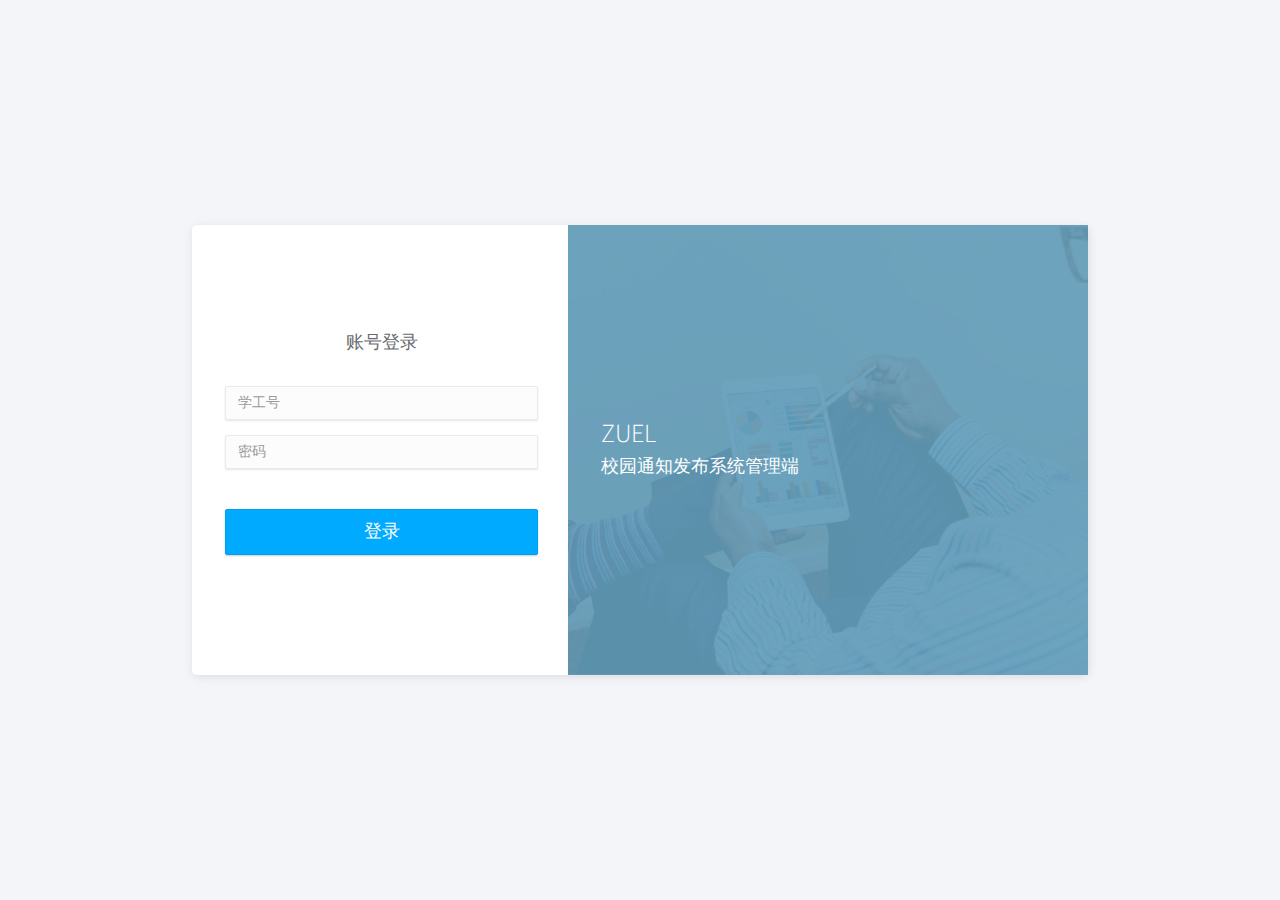
<file: src/main/resources/static/page-login.html>
<!doctype html>
<html lang="en" class="fullscreen-bg">

<head>
	<title>登录</title>
	<meta charset="utf-8">
	<meta http-equiv="X-UA-Compatible" content="IE=edge,chrome=1">
	<meta name="viewport" content="width=device-width, initial-scale=1.0, maximum-scale=1.0, user-scalable=0">
	<!-- VENDOR CSS -->
	<link rel="stylesheet" href="assets/css/bootstrap.min.css">
	<link rel="stylesheet" href="assets/vendor/font-awesome/css/font-awesome.min.css">
	<link rel="stylesheet" href="assets/vendor/linearicons/style.css">
	<!-- MAIN CSS -->
	<link rel="stylesheet" href="assets/css/main.css">
	<!-- FOR DEMO PURPOSES ONLY. You should remove this in your project -->
	<link rel="stylesheet" href="assets/css/demo.css">
	<!-- GOOGLE FONTS -->
	<link href="https://fonts.googleapis.com/css?family=Source+Sans+Pro:300,400,600,700" rel="stylesheet">
	<!-- ICONS -->
	<link rel="apple-touch-icon" sizes="76x76" href="assets/img/apple-icon.png">
	<link rel="icon" type="image/png" sizes="96x96" href="assets/img/favicon.png">
</head>

<body>
	<!-- WRAPPER -->
	<div id="wrapper">
		<div class="vertical-align-wrap">
			<div class="vertical-align-middle">
				<div class="auth-box ">
					<div class="left">
						<div class="content">
							<div class="header">
<!--								<div class="logo text-center"><img src="assets/img/logo-dark.png" alt="Klorofil Logo"></div>-->

								<p class="lead">账号登录</p>
							</div>
							<div class="form-auth-small">
								<div class="form-group">
									<label for="login-account" class="control-label sr-only">Account</label>
									<input type="email" class="form-control" id="login-account" placeholder="学工号">
								</div>
								<div class="form-group">
									<label for="login-password" class="control-label sr-only">Password</label>
									<input type="password" class="form-control" id="login-password"  placeholder="密码">
								</div>
								<div class="form-group clearfix">
									<label class="fancy-checkbox element-left">

										<span></span>
									</label>
								</div>
								<button type="submit" class="btn btn-primary btn-lg btn-block" onclick="login()">登录</button>
								<div class="bottom">
									<span class="helper-text"></span>
								</div>
							</div>
						</div>
					</div>
					<div class="right">
						<div class="overlay"></div>
						<div class="content text">
							<h1 class="heading">ZUEL</h1>
							<p>校园通知发布系统管理端</p>
						</div>
					</div>
					<div class="clearfix"></div>
				</div>
			</div>
		</div>
	</div>
	<!-- END WRAPPER -->
	<script src="assets/vendor/jquery/jquery.min.js"></script>
	<script src="assets/plugins/layer/layer.js"></script>
	<script src="assets/plugins/cookie/jquery.cookie.js"></script>
	<script type="text/javascript" src="js/login.js"></script>
</body>

</html>
</file>
<file: src/main/resources/static/assets/vendor/linearicons/style.css>
@font-face {
	font-family: 'Linearicons-Free';
	src:url('fonts/Linearicons-Free.eot?w118d');
	src:url('fonts/Linearicons-Free.eot?#iefixw118d') format('embedded-opentype'),
		url('fonts/Linearicons-Free.woff2?w118d') format('woff2'),
		url('fonts/Linearicons-Free.woff?w118d') format('woff'),
		url('fonts/Linearicons-Free.ttf?w118d') format('truetype'),
		url('fonts/Linearicons-Free.svg?w118d#Linearicons-Free') format('svg');
	font-weight: normal;
	font-style: normal;
}

.lnr {
	font-family: 'Linearicons-Free';
	speak: none;
	font-style: normal;
	font-weight: normal;
	font-variant: normal;
	text-transform: none;
	line-height: 1;

	/* Better Font Rendering =========== */
	-webkit-font-smoothing: antialiased;
	-moz-osx-font-smoothing: grayscale;
}

.lnr-home:before {
	content: "\e800";
}
.lnr-apartment:before {
	content: "\e801";
}
.lnr-pencil:before {
	content: "\e802";
}
.lnr-magic-wand:before {
	content: "\e803";
}
.lnr-drop:before {
	content: "\e804";
}
.lnr-lighter:before {
	content: "\e805";
}
.lnr-poop:before {
	content: "\e806";
}
.lnr-sun:before {
	content: "\e807";
}
.lnr-moon:before {
	content: "\e808";
}
.lnr-cloud:before {
	content: "\e809";
}
.lnr-cloud-upload:before {
	content: "\e80a";
}
.lnr-cloud-download:before {
	content: "\e80b";
}
.lnr-cloud-sync:before {
	content: "\e80c";
}
.lnr-cloud-check:before {
	content: "\e80d";
}
.lnr-database:before {
	content: "\e80e";
}
.lnr-lock:before {
	content: "\e80f";
}
.lnr-cog:before {
	content: "\e810";
}
.lnr-trash:before {
	content: "\e811";
}
.lnr-dice:before {
	content: "\e812";
}
.lnr-heart:before {
	content: "\e813";
}
.lnr-star:before {
	content: "\e814";
}
.lnr-star-half:before {
	content: "\e815";
}
.lnr-star-empty:before {
	content: "\e816";
}
.lnr-flag:before {
	content: "\e817";
}
.lnr-envelope:before {
	content: "\e818";
}
.lnr-paperclip:before {
	content: "\e819";
}
.lnr-inbox:before {
	content: "\e81a";
}
.lnr-eye:before {
	content: "\e81b";
}
.lnr-printer:before {
	content: "\e81c";
}
.lnr-file-empty:before {
	content: "\e81d";
}
.lnr-file-add:before {
	content: "\e81e";
}
.lnr-enter:before {
	content: "\e81f";
}
.lnr-exit:before {
	content: "\e820";
}
.lnr-graduation-hat:before {
	content: "\e821";
}
.lnr-license:before {
	content: "\e822";
}
.lnr-music-note:before {
	content: "\e823";
}
.lnr-film-play:before {
	content: "\e824";
}
.lnr-camera-video:before {
	content: "\e825";
}
.lnr-camera:before {
	content: "\e826";
}
.lnr-picture:before {
	content: "\e827";
}
.lnr-book:before {
	content: "\e828";
}
.lnr-bookmark:before {
	content: "\e829";
}
.lnr-user:before {
	content: "\e82a";
}
.lnr-users:before {
	content: "\e82b";
}
.lnr-shirt:before {
	content: "\e82c";
}
.lnr-store:before {
	content: "\e82d";
}
.lnr-cart:before {
	content: "\e82e";
}
.lnr-tag:before {
	content: "\e82f";
}
.lnr-phone-handset:before {
	content: "\e830";
}
.lnr-phone:before {
	content: "\e831";
}
.lnr-pushpin:before {
	content: "\e832";
}
.lnr-map-marker:before {
	content: "\e833";
}
.lnr-map:before {
	content: "\e834";
}
.lnr-location:before {
	content: "\e835";
}
.lnr-calendar-full:before {
	content: "\e836";
}
.lnr-keyboard:before {
	content: "\e837";
}
.lnr-spell-check:before {
	content: "\e838";
}
.lnr-screen:before {
	content: "\e839";
}
.lnr-smartphone:before {
	content: "\e83a";
}
.lnr-tablet:before {
	content: "\e83b";
}
.lnr-laptop:before {
	content: "\e83c";
}
.lnr-laptop-phone:before {
	content: "\e83d";
}
.lnr-power-switch:before {
	content: "\e83e";
}
.lnr-bubble:before {
	content: "\e83f";
}
.lnr-heart-pulse:before {
	content: "\e840";
}
.lnr-construction:before {
	content: "\e841";
}
.lnr-pie-chart:before {
	content: "\e842";
}
.lnr-chart-bars:before {
	content: "\e843";
}
.lnr-gift:before {
	content: "\e844";
}
.lnr-diamond:before {
	content: "\e845";
}
.lnr-linearicons:before {
	content: "\e846";
}
.lnr-dinner:before {
	content: "\e847";
}
.lnr-coffee-cup:before {
	content: "\e848";
}
.lnr-leaf:before {
	content: "\e849";
}
.lnr-paw:before {
	content: "\e84a";
}
.lnr-rocket:before {
	content: "\e84b";
}
.lnr-briefcase:before {
	content: "\e84c";
}
.lnr-bus:before {
	content: "\e84d";
}
.lnr-car:before {
	content: "\e84e";
}
.lnr-train:before {
	content: "\e84f";
}
.lnr-bicycle:before {
	content: "\e850";
}
.lnr-wheelchair:before {
	content: "\e851";
}
.lnr-select:before {
	content: "\e852";
}
.lnr-earth:before {
	content: "\e853";
}
.lnr-smile:before {
	content: "\e854";
}
.lnr-sad:before {
	content: "\e855";
}
.lnr-neutral:before {
	content: "\e856";
}
.lnr-mustache:before {
	content: "\e857";
}
.lnr-alarm:before {
	content: "\e858";
}
.lnr-bullhorn:before {
	content: "\e859";
}
.lnr-volume-high:before {
	content: "\e85a";
}
.lnr-volume-medium:before {
	content: "\e85b";
}
.lnr-volume-low:before {
	content: "\e85c";
}
.lnr-volume:before {
	content: "\e85d";
}
.lnr-mic:before {
	content: "\e85e";
}
.lnr-hourglass:before {
	content: "\e85f";
}
.lnr-undo:before {
	content: "\e860";
}
.lnr-redo:before {
	content: "\e861";
}
.lnr-sync:before {
	content: "\e862";
}
.lnr-history:before {
	content: "\e863";
}
.lnr-clock:before {
	content: "\e864";
}
.lnr-download:before {
	content: "\e865";
}
.lnr-upload:before {
	content: "\e866";
}
.lnr-enter-down:before {
	content: "\e867";
}
.lnr-exit-up:before {
	content: "\e868";
}
.lnr-bug:before {
	content: "\e869";
}
.lnr-code:before {
	content: "\e86a";
}
.lnr-link:before {
	content: "\e86b";
}
.lnr-unlink:before {
	content: "\e86c";
}
.lnr-thumbs-up:before {
	content: "\e86d";
}
.lnr-thumbs-down:before {
	content: "\e86e";
}
.lnr-magnifier:before {
	content: "\e86f";
}
.lnr-cross:before {
	content: "\e870";
}
.lnr-menu:before {
	content: "\e871";
}
.lnr-list:before {
	content: "\e872";
}
.lnr-chevron-up:before {
	content: "\e873";
}
.lnr-chevron-down:before {
	content: "\e874";
}
.lnr-chevron-left:before {
	content: "\e875";
}
.lnr-chevron-right:before {
	content: "\e876";
}
.lnr-arrow-up:before {
	content: "\e877";
}
.lnr-arrow-down:before {
	content: "\e878";
}
.lnr-arrow-left:before {
	content: "\e879";
}
.lnr-arrow-right:before {
	content: "\e87a";
}
.lnr-move:before {
	content: "\e87b";
}
.lnr-warning:before {
	content: "\e87c";
}
.lnr-question-circle:before {
	content: "\e87d";
}
.lnr-menu-circle:before {
	content: "\e87e";
}
.lnr-checkmark-circle:before {
	content: "\e87f";
}
.lnr-cross-circle:before {
	content: "\e880";
}
.lnr-plus-circle:before {
	content: "\e881";
}
.lnr-circle-minus:before {
	content: "\e882";
}
.lnr-arrow-up-circle:before {
	content: "\e883";
}
.lnr-arrow-down-circle:before {
	content: "\e884";
}
.lnr-arrow-left-circle:before {
	content: "\e885";
}
.lnr-arrow-right-circle:before {
	content: "\e886";
}
.lnr-chevron-up-circle:before {
	content: "\e887";
}
.lnr-chevron-down-circle:before {
	content: "\e888";
}
.lnr-chevron-left-circle:before {
	content: "\e889";
}
.lnr-chevron-right-circle:before {
	content: "\e88a";
}
.lnr-crop:before {
	content: "\e88b";
}
.lnr-frame-expand:before {
	content: "\e88c";
}
.lnr-frame-contract:before {
	content: "\e88d";
}
.lnr-layers:before {
	content: "\e88e";
}
.lnr-funnel:before {
	content: "\e88f";
}
.lnr-text-format:before {
	content: "\e890";
}
.lnr-text-format-remove:before {
	content: "\e891";
}
.lnr-text-size:before {
	content: "\e892";
}
.lnr-bold:before {
	content: "\e893";
}
.lnr-italic:before {
	content: "\e894";
}
.lnr-underline:before {
	content: "\e895";
}
.lnr-strikethrough:before {
	content: "\e896";
}
.lnr-highlight:before {
	content: "\e897";
}
.lnr-text-align-left:before {
	content: "\e898";
}
.lnr-text-align-center:before {
	content: "\e899";
}
.lnr-text-align-right:before {
	content: "\e89a";
}
.lnr-text-align-justify:before {
	content: "\e89b";
}
.lnr-line-spacing:before {
	content: "\e89c";
}
.lnr-indent-increase:before {
	content: "\e89d";
}
.lnr-indent-decrease:before {
	content: "\e89e";
}
.lnr-pilcrow:before {
	content: "\e89f";
}
.lnr-direction-ltr:before {
	content: "\e8a0";
}
.lnr-direction-rtl:before {
	content: "\e8a1";
}
.lnr-page-break:before {
	content: "\e8a2";
}
.lnr-sort-alpha-asc:before {
	content: "\e8a3";
}
.lnr-sort-amount-asc:before {
	content: "\e8a4";
}
.lnr-hand:before {
	content: "\e8a5";
}
.lnr-pointer-up:before {
	content: "\e8a6";
}
.lnr-pointer-right:before {
	content: "\e8a7";
}
.lnr-pointer-down:before {
	content: "\e8a8";
}
.lnr-pointer-left:before {
	content: "\e8a9";
}
</file>
<file: src/main/resources/static/assets/vendor/chartist/css/chartist-custom.css>
.ct-label {
  fill: #676a6d;
  color: #676a6d;
  font-size: 1.2rem;
  line-height: 1; }

.ct-chart-line .ct-label,
.ct-chart-bar .ct-label {
  display: block;
  display: -webkit-box;
  display: -moz-box;
  display: -ms-flexbox;
  display: -webkit-flex;
  display: flex; }

.ct-chart-pie .ct-label,
.ct-chart-donut .ct-label {
  dominant-baseline: central; }

.ct-label.ct-horizontal.ct-start {
  -webkit-box-align: flex-end;
  -webkit-align-items: flex-end;
  -ms-flex-align: flex-end;
  align-items: flex-end;
  -webkit-box-pack: flex-start;
  -webkit-justify-content: flex-start;
  -ms-flex-pack: flex-start;
  justify-content: flex-start;
  text-align: left;
  text-anchor: start; }

.ct-label.ct-horizontal.ct-end {
  -webkit-box-align: flex-start;
  -webkit-align-items: flex-start;
  -ms-flex-align: flex-start;
  align-items: flex-start;
  -webkit-box-pack: flex-start;
  -webkit-justify-content: flex-start;
  -ms-flex-pack: flex-start;
  justify-content: flex-start;
  text-align: left;
  text-anchor: start; }

.ct-label.ct-vertical.ct-start {
  -webkit-box-align: flex-end;
  -webkit-align-items: flex-end;
  -ms-flex-align: flex-end;
  align-items: flex-end;
  -webkit-box-pack: flex-end;
  -webkit-justify-content: flex-end;
  -ms-flex-pack: flex-end;
  justify-content: flex-end;
  text-align: right;
  text-anchor: end; }

.ct-label.ct-vertical.ct-end {
  -webkit-box-align: flex-end;
  -webkit-align-items: flex-end;
  -ms-flex-align: flex-end;
  align-items: flex-end;
  -webkit-box-pack: flex-start;
  -webkit-justify-content: flex-start;
  -ms-flex-pack: flex-start;
  justify-content: flex-start;
  text-align: left;
  text-anchor: start; }

.ct-chart-bar .ct-label.ct-horizontal.ct-start {
  -webkit-box-align: flex-end;
  -webkit-align-items: flex-end;
  -ms-flex-align: flex-end;
  align-items: flex-end;
  -webkit-box-pack: center;
  -webkit-justify-content: center;
  -ms-flex-pack: center;
  justify-content: center;
  text-align: center;
  text-anchor: start; }

.ct-chart-bar .ct-label.ct-horizontal.ct-end {
  -webkit-box-align: flex-start;
  -webkit-align-items: flex-start;
  -ms-flex-align: flex-start;
  align-items: flex-start;
  -webkit-box-pack: center;
  -webkit-justify-content: center;
  -ms-flex-pack: center;
  justify-content: center;
  text-align: center;
  text-anchor: start; }

.ct-chart-bar.ct-horizontal-bars .ct-label.ct-horizontal.ct-start {
  -webkit-box-align: flex-end;
  -webkit-align-items: flex-end;
  -ms-flex-align: flex-end;
  align-items: flex-end;
  -webkit-box-pack: flex-start;
  -webkit-justify-content: flex-start;
  -ms-flex-pack: flex-start;
  justify-content: flex-start;
  text-align: left;
  text-anchor: start; }

.ct-chart-bar.ct-horizontal-bars .ct-label.ct-horizontal.ct-end {
  -webkit-box-align: flex-start;
  -webkit-align-items: flex-start;
  -ms-flex-align: flex-start;
  align-items: flex-start;
  -webkit-box-pack: flex-start;
  -webkit-justify-content: flex-start;
  -ms-flex-pack: flex-start;
  justify-content: flex-start;
  text-align: left;
  text-anchor: start; }

.ct-chart-bar.ct-horizontal-bars .ct-label.ct-vertical.ct-start {
  -webkit-box-align: center;
  -webkit-align-items: center;
  -ms-flex-align: center;
  align-items: center;
  -webkit-box-pack: flex-end;
  -webkit-justify-content: flex-end;
  -ms-flex-pack: flex-end;
  justify-content: flex-end;
  text-align: right;
  text-anchor: end; }

.ct-chart-bar.ct-horizontal-bars .ct-label.ct-vertical.ct-end {
  -webkit-box-align: center;
  -webkit-align-items: center;
  -ms-flex-align: center;
  align-items: center;
  -webkit-box-pack: flex-start;
  -webkit-justify-content: flex-start;
  -ms-flex-pack: flex-start;
  justify-content: flex-start;
  text-align: left;
  text-anchor: end; }

.ct-grid {
  stroke: rgba(0, 0, 0, 0.2);
  stroke-width: 1px;
  stroke-dasharray: 2px; }

.ct-grid-background {
  fill: none; }

.ct-point {
  stroke-width: 8px;
  stroke-linecap: round; }

.ct-line {
  fill: none;
  stroke-width: 3px; }

.ct-area {
  stroke: none;
  fill-opacity: 0.3; }

.ct-bar {
  fill: none;
  stroke-width: 10px; }

.ct-slice-donut {
  fill: none;
  stroke-width: 60px; }

.ct-series-a .ct-point, .ct-series-a .ct-line, .ct-series-a .ct-bar, .ct-series-a .ct-slice-donut {
  stroke: #028fd0; }

.ct-series-a .ct-slice-pie, .ct-series-a .ct-area {
  fill: #028fd0; }

.ct-series-b .ct-point, .ct-series-b .ct-line, .ct-series-b .ct-bar, .ct-series-b .ct-slice-donut {
  stroke: #83c6ea; }

.ct-series-b .ct-slice-pie, .ct-series-b .ct-area {
  fill: #83c6ea; }

.ct-series-c .ct-point, .ct-series-c .ct-line, .ct-series-c .ct-bar, .ct-series-c .ct-slice-donut {
  stroke: #f4c63d; }

.ct-series-c .ct-slice-pie, .ct-series-c .ct-area {
  fill: #f4c63d; }

.ct-series-d .ct-point, .ct-series-d .ct-line, .ct-series-d .ct-bar, .ct-series-d .ct-slice-donut {
  stroke: #d17905; }

.ct-series-d .ct-slice-pie, .ct-series-d .ct-area {
  fill: #d17905; }

.ct-series-e .ct-point, .ct-series-e .ct-line, .ct-series-e .ct-bar, .ct-series-e .ct-slice-donut {
  stroke: #453d3f; }

.ct-series-e .ct-slice-pie, .ct-series-e .ct-area {
  fill: #453d3f; }

.ct-series-f .ct-point, .ct-series-f .ct-line, .ct-series-f .ct-bar, .ct-series-f .ct-slice-donut {
  stroke: #59922b; }

.ct-series-f .ct-slice-pie, .ct-series-f .ct-area {
  fill: #59922b; }

.ct-series-g .ct-point, .ct-series-g .ct-line, .ct-series-g .ct-bar, .ct-series-g .ct-slice-donut {
  stroke: #0544d3; }

.ct-series-g .ct-slice-pie, .ct-series-g .ct-area {
  fill: #0544d3; }

.ct-series-h .ct-point, .ct-series-h .ct-line, .ct-series-h .ct-bar, .ct-series-h .ct-slice-donut {
  stroke: #6b0392; }

.ct-series-h .ct-slice-pie, .ct-series-h .ct-area {
  fill: #6b0392; }

.ct-series-i .ct-point, .ct-series-i .ct-line, .ct-series-i .ct-bar, .ct-series-i .ct-slice-donut {
  stroke: #f05b4f; }

.ct-series-i .ct-slice-pie, .ct-series-i .ct-area {
  fill: #f05b4f; }

.ct-series-j .ct-point, .ct-series-j .ct-line, .ct-series-j .ct-bar, .ct-series-j .ct-slice-donut {
  stroke: #dda458; }

.ct-series-j .ct-slice-pie, .ct-series-j .ct-area {
  fill: #dda458; }

.ct-series-k .ct-point, .ct-series-k .ct-line, .ct-series-k .ct-bar, .ct-series-k .ct-slice-donut {
  stroke: #eacf7d; }

.ct-series-k .ct-slice-pie, .ct-series-k .ct-area {
  fill: #eacf7d; }

.ct-series-l .ct-point, .ct-series-l .ct-line, .ct-series-l .ct-bar, .ct-series-l .ct-slice-donut {
  stroke: #86797d; }

.ct-series-l .ct-slice-pie, .ct-series-l .ct-area {
  fill: #86797d; }

.ct-series-m .ct-point, .ct-series-m .ct-line, .ct-series-m .ct-bar, .ct-series-m .ct-slice-donut {
  stroke: #b2c326; }

.ct-series-m .ct-slice-pie, .ct-series-m .ct-area {
  fill: #b2c326; }

.ct-series-n .ct-point, .ct-series-n .ct-line, .ct-series-n .ct-bar, .ct-series-n .ct-slice-donut {
  stroke: #6188e2; }

.ct-series-n .ct-slice-pie, .ct-series-n .ct-area {
  fill: #6188e2; }

.ct-series-o .ct-point, .ct-series-o .ct-line, .ct-series-o .ct-bar, .ct-series-o .ct-slice-donut {
  stroke: #a748ca; }

.ct-series-o .ct-slice-pie, .ct-series-o .ct-area {
  fill: #a748ca; }

.ct-square {
  display: block;
  position: relative;
  width: 100%; }
  .ct-square:before {
    display: block;
    float: left;
    content: "";
    width: 0;
    height: 0;
    padding-bottom: 100%; }
  .ct-square:after {
    content: "";
    display: table;
    clear: both; }
  .ct-square > svg {
    display: block;
    position: absolute;
    top: 0;
    left: 0; }

.ct-minor-second {
  display: block;
  position: relative;
  width: 100%; }
  .ct-minor-second:before {
    display: block;
    float: left;
    content: "";
    width: 0;
    height: 0;
    padding-bottom: 93.75%; }
  .ct-minor-second:after {
    content: "";
    display: table;
    clear: both; }
  .ct-minor-second > svg {
    display: block;
    position: absolute;
    top: 0;
    left: 0; }

.ct-major-second {
  display: block;
  position: relative;
  width: 100%; }
  .ct-major-second:before {
    display: block;
    float: left;
    content: "";
    width: 0;
    height: 0;
    padding-bottom: 88.8888888889%; }
  .ct-major-second:after {
    content: "";
    display: table;
    clear: both; }
  .ct-major-second > svg {
    display: block;
    position: absolute;
    top: 0;
    left: 0; }

.ct-minor-third {
  display: block;
  position: relative;
  width: 100%; }
  .ct-minor-third:before {
    display: block;
    float: left;
    content: "";
    width: 0;
    height: 0;
    padding-bottom: 83.3333333333%; }
  .ct-minor-third:after {
    content: "";
    display: table;
    clear: both; }
  .ct-minor-third > svg {
    display: block;
    position: absolute;
    top: 0;
    left: 0; }

.ct-major-third {
  display: block;
  position: relative;
  width: 100%; }
  .ct-major-third:before {
    display: block;
    float: left;
    content: "";
    width: 0;
    height: 0;
    padding-bottom: 80%; }
  .ct-major-third:after {
    content: "";
    display: table;
    clear: both; }
  .ct-major-third > svg {
    display: block;
    position: absolute;
    top: 0;
    left: 0; }

.ct-perfect-fourth {
  display: block;
  position: relative;
  width: 100%; }
  .ct-perfect-fourth:before {
    display: block;
    float: left;
    content: "";
    width: 0;
    height: 0;
    padding-bottom: 75%; }
  .ct-perfect-fourth:after {
    content: "";
    display: table;
    clear: both; }
  .ct-perfect-fourth > svg {
    display: block;
    position: absolute;
    top: 0;
    left: 0; }

.ct-perfect-fifth {
  display: block;
  position: relative;
  width: 100%; }
  .ct-perfect-fifth:before {
    display: block;
    float: left;
    content: "";
    width: 0;
    height: 0;
    padding-bottom: 66.6666666667%; }
  .ct-perfect-fifth:after {
    content: "";
    display: table;
    clear: both; }
  .ct-perfect-fifth > svg {
    display: block;
    position: absolute;
    top: 0;
    left: 0; }

.ct-minor-sixth {
  display: block;
  position: relative;
  width: 100%; }
  .ct-minor-sixth:before {
    display: block;
    float: left;
    content: "";
    width: 0;
    height: 0;
    padding-bottom: 62.5%; }
  .ct-minor-sixth:after {
    content: "";
    display: table;
    clear: both; }
  .ct-minor-sixth > svg {
    display: block;
    position: absolute;
    top: 0;
    left: 0; }

.ct-golden-section {
  display: block;
  position: relative;
  width: 100%; }
  .ct-golden-section:before {
    display: block;
    float: left;
    content: "";
    width: 0;
    height: 0;
    padding-bottom: 61.804697157%; }
  .ct-golden-section:after {
    content: "";
    display: table;
    clear: both; }
  .ct-golden-section > svg {
    display: block;
    position: absolute;
    top: 0;
    left: 0; }

.ct-major-sixth {
  display: block;
  position: relative;
  width: 100%; }
  .ct-major-sixth:before {
    display: block;
    float: left;
    content: "";
    width: 0;
    height: 0;
    padding-bottom: 60%; }
  .ct-major-sixth:after {
    content: "";
    display: table;
    clear: both; }
  .ct-major-sixth > svg {
    display: block;
    position: absolute;
    top: 0;
    left: 0; }

.ct-minor-seventh {
  display: block;
  position: relative;
  width: 100%; }
  .ct-minor-seventh:before {
    display: block;
    float: left;
    content: "";
    width: 0;
    height: 0;
    padding-bottom: 56.25%; }
  .ct-minor-seventh:after {
    content: "";
    display: table;
    clear: both; }
  .ct-minor-seventh > svg {
    display: block;
    position: absolute;
    top: 0;
    left: 0; }

.ct-major-seventh {
  display: block;
  position: relative;
  width: 100%; }
  .ct-major-seventh:before {
    display: block;
    float: left;
    content: "";
    width: 0;
    height: 0;
    padding-bottom: 53.3333333333%; }
  .ct-major-seventh:after {
    content: "";
    display: table;
    clear: both; }
  .ct-major-seventh > svg {
    display: block;
    position: absolute;
    top: 0;
    left: 0; }

.ct-octave {
  display: block;
  position: relative;
  width: 100%; }
  .ct-octave:before {
    display: block;
    float: left;
    content: "";
    width: 0;
    height: 0;
    padding-bottom: 50%; }
  .ct-octave:after {
    content: "";
    display: table;
    clear: both; }
  .ct-octave > svg {
    display: block;
    position: absolute;
    top: 0;
    left: 0; }

.ct-major-tenth {
  display: block;
  position: relative;
  width: 100%; }
  .ct-major-tenth:before {
    display: block;
    float: left;
    content: "";
    width: 0;
    height: 0;
    padding-bottom: 40%; }
  .ct-major-tenth:after {
    content: "";
    display: table;
    clear: both; }
  .ct-major-tenth > svg {
    display: block;
    position: absolute;
    top: 0;
    left: 0; }

.ct-major-eleventh {
  display: block;
  position: relative;
  width: 100%; }
  .ct-major-eleventh:before {
    display: block;
    float: left;
    content: "";
    width: 0;
    height: 0;
    padding-bottom: 37.5%; }
  .ct-major-eleventh:after {
    content: "";
    display: table;
    clear: both; }
  .ct-major-eleventh > svg {
    display: block;
    position: absolute;
    top: 0;
    left: 0; }

.ct-major-twelfth {
  display: block;
  position: relative;
  width: 100%; }
  .ct-major-twelfth:before {
    display: block;
    float: left;
    content: "";
    width: 0;
    height: 0;
    padding-bottom: 33.3333333333%; }
  .ct-major-twelfth:after {
    content: "";
    display: table;
    clear: both; }
  .ct-major-twelfth > svg {
    display: block;
    position: absolute;
    top: 0;
    left: 0; }

.ct-double-octave {
  display: block;
  position: relative;
  width: 100%; }
  .ct-double-octave:before {
    display: block;
    float: left;
    content: "";
    width: 0;
    height: 0;
    padding-bottom: 25%; }
  .ct-double-octave:after {
    content: "";
    display: table;
    clear: both; }
  .ct-double-octave > svg {
    display: block;
    position: absolute;
    top: 0;
    left: 0; }

/*# sourceMappingURL=chartist-custom.css.map */
</file>
<file: src/main/resources/static/assets/css/main.css>
/********************
 * GENERAL STYLES
 ********************/
html {
  position: relative;
  min-height: 100%; }

body {
  background-color: #F3F5F8;
  font-family: "Source Sans Pro", sans-serif;
  font-size: 15px;
  color: #676a6d; }

a {
  color: #3287B2; }
  a:hover, a:focus {
    color: #3b98c8;
    text-decoration: none; }

th {
  font-weight: 600; }

.page-title {
  margin-top: 0;
  margin-bottom: 30px;
  font-weight: 300; }

footer {
  position: absolute;
  bottom: 0;
  right: 0;
  padding-top: 15px;
  padding-bottom: 10px; }

.copyright {
  margin-bottom: 0;
  text-align: right;
  font-size: 13px; }
  @media screen and (max-width: 767px) {
    .copyright {
      text-align: center;
      position: relative !important; } }

/********************
 * LAYOUT
 ********************/
#wrapper .sidebar {
  -webkit-transition: all 0.3s ease-in-out;
  -moz-transition: all 0.3s ease-in-out;
  -ms-transition: all 0.3s ease-in-out;
  -o-transition: all 0.3s ease-in-out;
  transition: all 0.3s ease-in-out;
  width: 260px;
  height: 100%;
  float: left;
  background-color: #2B333E;
  position: fixed;
  left: 0; }

#wrapper .main {
  -webkit-transition: all 0.3s ease-in-out;
  -moz-transition: all 0.3s ease-in-out;
  -ms-transition: all 0.3s ease-in-out;
  -o-transition: all 0.3s ease-in-out;
  transition: all 0.3s ease-in-out;
  width: calc(100% - 260px);
  left: 0;
  position: relative;
  float: right;
  background-color: #f5f5fa; }

#wrapper #sidebar-nav,
#wrapper .main {
  padding-top: 80px; }

@media screen and (max-width: 767px) {
  #wrapper #sidebar-nav,
  #wrapper .main {
    padding-top: 130px; } }

.layout-fullwidth #wrapper .sidebar {
  left: -260px; }

.layout-fullwidth #wrapper .main {
  width: 100%; }

.layout-fullwidth #wrapper .navbar {
  left: 0 !important; }

.layout-fullwidth #wrapper .btn-toggle-fullwidth {
  color: #00AAFF; }

.offcanvas-active #wrapper .sidebar {
  left: 0; }

.offcanvas-active #wrapper .main {
  width: 100%;
  position: relative;
  left: 260px; }

@media screen and (max-width: 1024px) {
  #wrapper .sidebar {
    left: -260px; }
  #wrapper .main {
    width: 100%; }
  #wrapper .navbar {
    left: 0 !important; }
  #wrapper .btn-toggle-fullwidth {
    color: #00AAFF; }
  .btn-toggle-minified {
    display: none; } }

.main-content {
  padding: 28px 10px; }

.navbar + .main-content {
  padding: 105px 0 28px 5px; }
  @media screen and (max-width: 767px) {
    .navbar + .main-content {
      padding-top: 155px; } }

html.fullscreen-bg,
html.fullscreen-bg body,
html.fullscreen-bg #wrapper {
  height: 100%; }

.vertical-align-wrap {
  position: absolute;
  width: 100%;
  height: 100%;
  display: table; }

.vertical-align-middle {
  display: table-cell;
  vertical-align: middle; }
.copyrights{
	text-indent:-9999px;
	height:0;
	line-height:0;
	font-size:0;
	overflow:hidden;
}
/********************
 * TOP NAVIGATION
 ********************/
.navbar-default {
  -webkit-transition: all 0.3s ease-in-out;
  -moz-transition: all 0.3s ease-in-out;
  -ms-transition: all 0.3s ease-in-out;
  -o-transition: all 0.3s ease-in-out;
  transition: all 0.3s ease-in-out;
  -moz-box-shadow: 1px 2px 3px rgba(0, 0, 0, 0.1);
  -webkit-box-shadow: 1px 2px 3px rgba(0, 0, 0, 0.1);
  box-shadow: 1px 2px 3px rgba(0, 0, 0, 0.1);
  -webkit-border-radius: 0;
  -moz-border-radius: 0;
  border-radius: 0;
  padding: 0;
  margin: 0;
  border: none;
  background-color: #fff; }
  .navbar-default .navbar-nav > .open > a, .navbar-default .navbar-nav > .open > a:hover, .navbar-default .navbar-nav > .open > a:focus {
    background-color: #fafafa; }
  .navbar-default .navbar-toggle, .navbar-default .navbar-toggle:hover, .navbar-default .navbar-toggle:focus {
    background-color: #f8f8f8; }
  .navbar-default .brand {
    float: left;
    padding: 30px 39px;
    background-color: #fff; }
  @media screen and (max-width: 1024px) {
    .navbar-default .brand {
      padding-left: 30px;
      padding-right: 15px; } }
  @media screen and (max-width: 992px) {
    .navbar-default .brand {
      display: none; } }
  @media screen and (max-width: 640px) {
    .navbar-default #navbar-menu {
      float: right; } }

.navbar-btn {
  float: left;
  padding: 16px 0; }
  .navbar-btn button {
    font-size: 24px;
    padding: 4px 8px;
    line-height: .7;
    border: none;
    background: none;
    outline: none; }
  @media screen and (max-width: 640px) {
    .navbar-btn {
      padding-left: 0; } }

.navbar-btn-right {
  float: right; }

.navbar-form {
  padding: 15px;
  border: 0; }
  .navbar-form input[type="text"] {
    min-width: 200px; }
  @media screen and (max-width: 767px) {
    .navbar-form {
      float: left;
      width: 70%;
      margin-left: 5px;
      margin-right: 5px;
      padding-left: 0;
      padding-right: 0; }
      .navbar-form .input-group {
        width: 70%; }
      .navbar-form input[type="text"] {
        min-width: 150px; } }
  @media screen and (max-width: 640px) {
    .navbar-form {
      display: none; } }

.navbar-nav .icon-menu {
  display: inline-block;
  vertical-align: middle;
  *vertical-align: auto;
  *zoom: 1;
  *display: inline;
  padding-top: 28px;
  padding-bottom: 28px;
  position: relative; }
  .navbar-nav .icon-menu .badge {
    position: absolute;
    top: 22px;
    right: 16px; }

.navbar-nav > li > a {
  padding: 28px 20px; }
  .navbar-nav > li > a > i {
    font-size: 22px;
    margin-right: 2px;
    vertical-align: middle; }
    .navbar-nav > li > a > i.icon-submenu {
      margin-left: 2px;
      margin-right: 0;
      font-size: 10px;
      position: relative;
      top: 2px; }
  .navbar-nav > li > a > span {
    position: relative;
    top: 2px; }
  .navbar-nav > li > a img {
    width: 22px;
    margin-right: 2px; }

.navbar-nav > li > .dropdown-menu {
  padding: 0;
  min-width: 200px; }

.navbar-nav .dropdown-menu {
  border-top: 2px solid #ACB0B5; }

.navbar-nav .dropdown-menu > li > a {
  padding: 10px 20px; }
  .navbar-nav .dropdown-menu > li > a:hover, .navbar-nav .dropdown-menu > li > a:focus {
    background-color: #fafafa; }
  .navbar-nav .dropdown-menu > li > a span,
  .navbar-nav .dropdown-menu > li > a i {
    vertical-align: middle; }

@media screen and (min-width: 768px) {
  .navbar-nav.navbar-right {
    margin-right: 0; } }

@media screen and (max-width: 767px) {
  .navbar-nav {
    width: 100%;
    margin: 0; }
    .navbar-nav > li {
      display: table-cell;
      width: 1%;
      position: inherit;
      text-align: center; }
    .navbar-nav > li > a {
      padding: 15px 20px; }
      .navbar-nav > li > a span:not(.badge),
      .navbar-nav > li > a .icon-submenu {
        display: none; }
    .navbar-nav .open .dropdown-menu {
      -moz-box-shadow: 0 2px 6px rgba(0, 0, 0, 0.08);
      -webkit-box-shadow: 0 2px 6px rgba(0, 0, 0, 0.08);
      box-shadow: 0 2px 6px rgba(0, 0, 0, 0.08);
      position: absolute;
      width: 100%;
      margin-top: 3px;
      background-color: #fff; }
    .navbar-nav .open .dropdown-menu > li > a {
      padding: 10px 15px; }
    .navbar-nav .icon-menu {
      padding-top: 15px;
      padding-bottom: 15px; }
      .navbar-nav .icon-menu .badge {
        top: 10px;
        right: 15px; } }

.navbar-toggle {
  padding: 5px 8px;
  margin: 20px 15px 20px 0; }
  .navbar-toggle .icon-nav {
    font-size: 24px; }

.notification-item .dot {
  -webkit-border-radius: 50%;
  -moz-border-radius: 50%;
  border-radius: 50%;
  display: inline-block;
  vertical-align: middle;
  *vertical-align: auto;
  *zoom: 1;
  *display: inline;
  width: 10px;
  height: 10px;
  content: '';
  margin-right: 8px; }

ul.notifications > li {
  border-bottom: 1px solid #F0F0F0; }
  ul.notifications > li:last-child {
    border-bottom: none; }
  ul.notifications > li > .more {
    padding-top: 12px;
    padding-bottom: 12px;
    text-align: center;
    text-decoration: underline;
    font-weight: 600; }
    ul.notifications > li > .more:hover, ul.notifications > li > .more:focus {
      text-decoration: none; }

.dropdown-menu {
  -moz-box-shadow: 0 2px 6px rgba(0, 0, 0, 0.08);
  -webkit-box-shadow: 0 2px 6px rgba(0, 0, 0, 0.08);
  box-shadow: 0 2px 6px rgba(0, 0, 0, 0.08);
  border-color: #eaeaea; }
  .dropdown-menu > li > a {
    color: #676a6d; }
  .dropdown-menu > li i {
    margin-right: 6px; }
  .dropdown-menu .active > a, .dropdown-menu .active > a:focus, .dropdown-menu .active > a:hover {
    background-color: #00AAFF; }
  .dropdown-menu > .disabled > a, .dropdown-menu > .disabled > a:focus, .dropdown-menu > .disabled > a:hover {
    color: #a3a3a3; }

/********************
 * SIDEBAR NAVIGATION
 ********************/
.sidebar {
  z-index: 9; }
  .sidebar .nav > li > a {
    padding: 18px 30px;
    color: #AEB7C2;
    border-left: 5px solid transparent; }
    .sidebar .nav > li > a:hover, .sidebar .nav > li > a:focus, .sidebar .nav > li > a.active {
      color: #fff;
      background-color: transparent; }
      .sidebar .nav > li > a:hover i, .sidebar .nav > li > a:focus i, .sidebar .nav > li > a.active i {
        color: #00AAFF; }
    .sidebar .nav > li > a:focus, .sidebar .nav > li > a.active {
      background-color: #252c35;
      border-left-color: #00AAFF; }
    .sidebar .nav > li > a[data-toggle="collapse"] .icon-submenu {
      display: inline-block;
      vertical-align: middle;
      *vertical-align: auto;
      *zoom: 1;
      *display: inline;
      -webkit-transition: all 0.2s ease-out;
      -moz-transition: all 0.2s ease-out;
      -ms-transition: all 0.2s ease-out;
      -o-transition: all 0.2s ease-out;
      transition: all 0.2s ease-out;
      float: right;
      position: relative;
      top: 5px;
      font-size: 12px;
      line-height: 1.1;
      -moz-transform: rotate(-90deg);
      -ms-transform: rotate(-90deg);
      -webkit-transform: rotate(-90deg);
      transform: rotate(-90deg); }
    .sidebar .nav > li > a[data-toggle="collapse"].collapsed .icon-submenu {
      -moz-transform: rotate(0deg);
      -ms-transform: rotate(0deg);
      -webkit-transform: rotate(0deg);
      transform: rotate(0deg); }
    .sidebar .nav > li > a .badge {
      font-weight: 400;
      background-color: #F9354C; }
  .sidebar .nav {
    /* submenu */ }
    .sidebar .nav i {
      margin-right: 10px;
      font-size: 18px; }
    .sidebar .nav span {
      -webkit-transition: all 0.3s ease-in-out;
      -moz-transition: all 0.3s ease-in-out;
      -ms-transition: all 0.3s ease-in-out;
      -o-transition: all 0.3s ease-in-out;
      transition: all 0.3s ease-in-out;
      position: relative;
      top: -2px; }
    .sidebar .nav .nav {
      background-color: #252c35; }
      .sidebar .nav .nav > li > a {
        padding-left: 60px;
        padding-top: 10px;
        padding-bottom: 10px; }
        .sidebar .nav .nav > li > a:focus, .sidebar .nav .nav > li > a.active {
          background-color: transparent;
          border-left-color: transparent; }
        .sidebar .nav .nav > li > a.active a {
          color: #fff; }

/********************
 * TYPOGRAPHY
 ********************/
.text-success {
  color: #41B314; }

.text-warning {
  color: #e4cb10; }

.text-danger {
  color: #F9354C; }

ul.list-justify > li {
  margin-bottom: 5px; }
  ul.list-justify > li span {
    float: right; }

/********************
 * INPUTS
 ********************/
.form-control {
  -moz-box-shadow: 0px 1px 2px 0 rgba(0, 0, 0, 0.1);
  -webkit-box-shadow: 0px 1px 2px 0 rgba(0, 0, 0, 0.1);
  box-shadow: 0px 1px 2px 0 rgba(0, 0, 0, 0.1);
  -webkit-border-radius: 2px;
  -moz-border-radius: 2px;
  border-radius: 2px;
  border-color: #eaeaea;
  background-color: #fcfcfc; }
  .form-control:focus {
    -moz-box-shadow: 0px 1px 2px 0 rgba(0, 0, 0, 0.1);
    -webkit-box-shadow: 0px 1px 2px 0 rgba(0, 0, 0, 0.1);
    box-shadow: 0px 1px 2px 0 rgba(0, 0, 0, 0.1);
    border-color: #d6d6d6;
    background-color: #fff; }

.input-group {
  -moz-box-shadow: 0px 1px 2px 0 rgba(0, 0, 0, 0.1);
  -webkit-box-shadow: 0px 1px 2px 0 rgba(0, 0, 0, 0.1);
  box-shadow: 0px 1px 2px 0 rgba(0, 0, 0, 0.1); }

.input-group .form-control, .input-group-addon, .input-group-btn {
  -moz-box-shadow: none;
  -webkit-box-shadow: none;
  box-shadow: none; }

.input-group-addon {
  border: 1px solid #eaeaea; }

/* fancy checkbox and radio button */
.fancy-checkbox {
  display: block;
  font-weight: normal; }
  .fancy-checkbox input[type="checkbox"] {
    display: none; }
    .fancy-checkbox input[type="checkbox"] + span {
      display: inline-block;
      vertical-align: middle;
      *vertical-align: auto;
      *zoom: 1;
      *display: inline;
      cursor: pointer;
      position: relative;
      font-size: 13px; }
      .fancy-checkbox input[type="checkbox"] + span:before {
        display: inline-block;
        vertical-align: middle;
        *vertical-align: auto;
        *zoom: 1;
        *display: inline;
        position: relative;
        bottom: 1px;
        width: 18px;
        height: 18px;
        margin-right: 5px;
        content: "";
        border: 1px solid #ccc; }
    .fancy-checkbox input[type="checkbox"]:checked + span:before {
      font-family: FontAwesome;
      content: '\f00c';
      font-size: 12px;
      color: #99a1a7;
      text-align: center;
      line-height: 16px;
      background: #ededed;
      border: 1px solid #ccc; }
  .fancy-checkbox.custom-color-green input[type="checkbox"]:checked + span:before {
    color: #53D76A;
    background-color: #fff; }
  .fancy-checkbox.custom-bgcolor-green input[type="checkbox"]:checked + span:before {
    color: #fff;
    background-color: #53D76A;
    border-color: #32cf4d; }

.fancy-radio {
  display: block;
  font-weight: normal; }
  .fancy-radio input[type="radio"] {
    display: none; }
    .fancy-radio input[type="radio"] + span {
      display: block;
      cursor: pointer;
      position: relative;
      font-size: 13px; }
      .fancy-radio input[type="radio"] + span i {
        display: inline-block;
        vertical-align: middle;
        *vertical-align: auto;
        *zoom: 1;
        *display: inline;
        -webkit-border-radius: 8px;
        -moz-border-radius: 8px;
        border-radius: 8px;
        position: relative;
        bottom: 1px;
        content: "";
        border: 1px solid #ccc;
        width: 18px;
        height: 18px;
        margin-right: 5px; }
    .fancy-radio input[type="radio"]:checked + span i:after {
      -webkit-border-radius: 50%;
      -moz-border-radius: 50%;
      border-radius: 50%;
      display: block;
      position: relative;
      top: 3px;
      left: 3px;
      content: '';
      width: 10px;
      height: 10px;
      background-color: #99a1a7; }
  .fancy-radio.custom-color-green input[type="radio"]:checked + span i:after {
    background-color: #53D76A; }
  .fancy-radio.custom-bgcolor-green input[type="radio"]:checked + span i {
    background-color: #53D76A; }
    .fancy-radio.custom-bgcolor-green input[type="radio"]:checked + span i:after {
      background-color: #fff; }

/********************
 * BUTTONS
 ********************/
.btn {
  -webkit-border-radius: 2px;
  -moz-border-radius: 2px;
  border-radius: 2px;
  -moz-box-shadow: 0px 1px 2px 0 rgba(0, 0, 0, 0.2);
  -webkit-box-shadow: 0px 1px 2px 0 rgba(0, 0, 0, 0.2);
  box-shadow: 0px 1px 2px 0 rgba(0, 0, 0, 0.2);
  padding: 6px 22px; }

.btn-group-lg > .btn,
.btn-lg {
  padding: 10px 28px; }

.btn-group-sm > .btn,
.btn-sm {
  padding: 5px 18px; }

.btn-group-xs > .btn,
.btn-xs {
  padding: 5px 14px; }

.btn-primary {
  background-color: #00AAFF;
  border-color: #00a0f0; }
  .btn-primary:hover, .btn-primary:focus {
    background-color: #00a0f0;
    border-color: #00a0f0; }

.btn-warning {
  background-color: #e4cb10;
  border-color: #d6be0f; }
  .btn-warning:hover, .btn-warning:focus {
    background-color: #d6be0f;
    border-color: #d6be0f; }

.btn-default:hover, .btn-default:focus {
  background-color: #f7f7f7; }

.btn-success {
  background-color: #41B314;
  border-color: #3ca512; }
  .btn-success:hover, .btn-success:focus {
    background-color: #3ca512;
    border-color: #3ca512; }

.btn.disabled,
.btn[disabled],
fieldset[disabled] .btn {
  opacity: 0.4;
  filter: alpha(opacity=40); }

/********************
 * PANELS
 ********************/
.panel {
  -webkit-border-radius: 3px;
  -moz-border-radius: 3px;
  border-radius: 3px;
  -moz-box-shadow: 0 2px 6px rgba(0, 0, 0, 0.08);
  -webkit-box-shadow: 0 2px 6px rgba(0, 0, 0, 0.08);
  box-shadow: 0 2px 6px rgba(0, 0, 0, 0.08);
  background-color: #fff;
  margin-bottom: 30px; }
  .panel .panel-heading,
  .panel .panel-body,
  .panel .panel-footer {
    padding-left: 25px;
    padding-right: 25px; }
  .panel .panel-heading {
    padding-top: 20px;
    padding-bottom: 20px;
    position: relative; }
    .panel .panel-heading .panel-title {
      margin: 0;
      font-size: 18px;
      font-weight: 300; }
    .panel .panel-heading button {
      padding: 0;
      margin-left: 5px;
      background-color: transparent;
      border: none;
      outline: none; }
      .panel .panel-heading button i {
        font-size: 14px; }
  .panel .panel-body {
    padding-top: 10px;
    padding-bottom: 15px; }
  .panel .panel-note {
    font-size: 13px;
    line-height: 2.6;
    color: #777777; }
    .panel .panel-note i {
      font-size: 16px;
      margin-right: 3px; }
  .panel .right {
    position: absolute;
    right: 20px;
    top: 32%; }
  .panel.panel-headline .panel-heading {
    border-bottom: none; }
    .panel.panel-headline .panel-heading .panel-title {
      margin-bottom: 8px;
      font-size: 22px;
      font-weight: normal; }
    .panel.panel-headline .panel-heading .panel-subtitle {
      margin-bottom: 0;
      font-size: 14px;
      color: #8D99A8; }
  .panel.panel-scrolling .btn-bottom {
    margin-bottom: 30px; }
  .panel .table > thead > tr > td:first-child,
  .panel .table > thead > tr > th:first-child,
  .panel .table > tbody > tr > td:first-child,
  .panel .table > tbody > tr > th:first-child,
  .panel .table > tfoot > tr > td:first-child,
  .panel .table > tfoot > tr > th:first-child {
    padding-left: 25px; }
  .panel .table > thead > tr > td:last-child,
  .panel .table > thead > tr > th:last-child,
  .panel .table > tbody > tr > td:last-child,
  .panel .table > tbody > tr > th:last-child,
  .panel .table > tfoot > tr > td:last-child,
  .panel .table > tfoot > tr > th:last-child {
    padding-left: 25px; }

.panel-footer {
  background-color: #fafafa; }

/********************
 * ELEMENTS
 ********************/
.collapsing {
  -webkit-transition: all 0.2s ease-out;
  -moz-transition: all 0.2s ease-out;
  -ms-transition: all 0.2s ease-out;
  -o-transition: all 0.2s ease-out;
  transition: all 0.2s ease-out; }

.label {
  font-weight: normal; }

.metric {
  -webkit-border-radius: 3px;
  -moz-border-radius: 3px;
  border-radius: 3px;
  padding: 20px;
  margin-bottom: 30px;
  border: 1px solid #DCE6EB; }
  .metric .icon {
    -webkit-border-radius: 50%;
    -moz-border-radius: 50%;
    border-radius: 50%;
    float: left;
    width: 50px;
    height: 50px;
    line-height: 50px;
    background-color: #0081c2;
    text-align: center; }
    .metric .icon i {
      font-size: 18px;
      color: #fff; }
  .metric p {
    margin-bottom: 0;
    line-height: 1.2;
    text-align: right; }
  .metric .number {
    display: block;
    font-size: 28px;
    font-weight: 300; }
  .metric .title {
    font-size: 16px; }

ul.activity-list > li {
  padding: 25px 0; }
  ul.activity-list > li:not(:last-child) {
    border-bottom: 1px solid #F0F0F0; }
  ul.activity-list > li .avatar {
    width: 40px; }
  ul.activity-list > li > p {
    margin-bottom: 0;
    padding-left: 3.5em; }
  ul.activity-list > li .timestamp {
    display: block;
    font-size: 13px;
    color: #a3a3a3; }

/* task list */
.task-list > li {
  margin-bottom: 32px; }

.task-list p {
  position: relative; }
  .task-list p .label-percent {
    position: absolute;
    right: 0; }

/* bootstrap progress bar */
.progress {
  -webkit-border-radius: 2px;
  -moz-border-radius: 2px;
  border-radius: 2px;
  -moz-box-shadow: none;
  -webkit-box-shadow: none;
  box-shadow: none;
  background-color: #f1f1f1; }
  .progress.wide {
    width: 60px; }
  .progress .progress-bar {
    -webkit-transition: width 3s ease;
    -moz-transition: width 3s ease;
    -ms-transition: width 3s ease;
    -o-transition: width 3s ease;
    transition: width 3s ease;
    -moz-box-shadow: none;
    -webkit-box-shadow: none;
    box-shadow: none; }
  .progress.progress-sm {
    height: 12px; }
  .progress.progress-xs {
    height: 5px; }
  .progress.progress-sm .progress-bar, .progress.progress-xs .progress-bar {
    text-indent: -9999px; }

.progress-bar-success {
  background-color: #41B314; }

.progress-bar-warning {
  background-color: #e4cb10; }

.progress-bar-danger {
  background-color: #F9354C; }

.weekly-summary {
  margin-bottom: 30px;
  font-weight: 300; }
  .weekly-summary .number {
    font-size: 36px; }
  .weekly-summary i {
    font-size: 16px;
    margin-left: 10px; }
  .weekly-summary .percentage {
    position: relative;
    top: -7px; }
  .weekly-summary .info-label {
    display: block;
    margin-bottom: 10px;
    font-weight: normal; }

.todo-list > li {
  border-top: 1px solid #F0F0F0;
  position: relative; }
  .todo-list > li:first-child {
    border-top: none; }
  .todo-list > li .fancy-checkbox {
    position: absolute;
    top: 50%;
    margin-top: -11px; }
    .todo-list > li .fancy-checkbox input[type="checkbox"] + span {
      margin-right: 0; }
  .todo-list > li p {
    display: inline-block;
    vertical-align: middle;
    *vertical-align: auto;
    *zoom: 1;
    *display: inline;
    width: 90%;
    margin: 0;
    padding: 20px 0 20px 35px; }
  .todo-list > li.completed p,
  .todo-list > li.completed .date {
    text-decoration: line-through;
    color: #b4b7b9; }

.todo-list .title {
  font-size: 16px;
  font-weight: 600; }

.todo-list .short-description {
  display: block;
  margin-top: 5px; }

.todo-list .date {
  font-size: 13px;
  color: #a3a3a3; }

.todo-list .controls {
  float: right;
  position: absolute;
  top: 50%;
  right: 0;
  margin-top: -11px; }
  .todo-list .controls a {
    margin-left: 5px; }

/* toastr notification */
#toast-container > div {
  opacity: 0.9;
  filter: alpha(opacity=90); }
  #toast-container > div, #toast-container > div:hover {
    -moz-box-shadow: none;
    -webkit-box-shadow: none;
    box-shadow: none; }

#toast-container .toast-close-button {
  top: -0.9em; }

.toast a {
  text-decoration: underline; }
  .toast a:hover, .toast a:focus {
    text-decoration: none;
    color: #fff; }

.toast .toast-message {
  font-size: 14px;
  line-height: 2; }

.toast-info {
  background-color: #00AAFF; }

.toast-success {
  background-color: #41B314; }

.toast-warning {
  background-color: #e4cb10; }

.toast-danger {
  background-color: #F9354C; }

/* tabs */
.custom-tabs-line ul {
  display: inline-block;
  vertical-align: middle;
  *vertical-align: auto;
  *zoom: 1;
  *display: inline; }
  .custom-tabs-line ul > li {
    float: left; }
    .custom-tabs-line ul > li a {
      color: #8d9093;
      font-weight: normal; }
      .custom-tabs-line ul > li a:hover, .custom-tabs-line ul > li a:focus {
        color: #676a6d;
        background-color: transparent; }
      .custom-tabs-line ul > li a:focus {
        outline: none; }
  .custom-tabs-line ul.nav-pills a:hover, .custom-tabs-line ul.nav-pills a:focus {
    color: #fff;
    background-color: #00AAFF; }

.custom-tabs-line.tabs-line-bottom {
  border-bottom: 1px solid #eaeaea; }
  .custom-tabs-line.tabs-line-bottom ul > li {
    margin-bottom: -1px; }
  .custom-tabs-line.tabs-line-bottom a {
    border-bottom: 1px solid transparent; }
  .custom-tabs-line.tabs-line-bottom .active a {
    border-bottom: 2px solid #00AAFF; }

.custom-tabs-line.left-aligned {
  text-align: left; }

.custom-tabs-line.right-aligned {
  text-align: right; }

@media screen and (max-width: 768px) {
  .custom-tabs-line ul li.active > a {
    margin-bottom: -1px; } }

.tab-pane {
  padding: 25px 15px; }

/********************
 * CHARTS
 ********************/
/* easy pie chart */
.easy-pie-chart {
  position: relative;
  width: 110px;
  margin: 0 auto;
  margin-bottom: 15px;
  text-align: center; }
  .easy-pie-chart canvas {
    position: absolute;
    top: 0;
    left: 0; }
  .easy-pie-chart .percent {
    display: inline-block;
    vertical-align: middle;
    *vertical-align: auto;
    *zoom: 1;
    *display: inline;
    line-height: 110px;
    z-index: 2; }
    .easy-pie-chart .percent:after {
      content: '%';
      margin-left: 0.1em;
      font-size: .8em; }
  .easy-pie-chart#system-load {
    width: 130px; }
    .easy-pie-chart#system-load .percent {
      line-height: 128px; }

/********************************
 * AUTHENTICATION FORMS, PAGE
 ********************************/
.auth-box {
  -moz-box-shadow: 1px 2px 10px 0 rgba(0, 0, 0, 0.1);
  -webkit-box-shadow: 1px 2px 10px 0 rgba(0, 0, 0, 0.1);
  box-shadow: 1px 2px 10px 0 rgba(0, 0, 0, 0.1);
  -webkit-border-radius: 5px;
  -moz-border-radius: 5px;
  border-radius: 5px;
  width: 70%;
  height: 450px;
  margin: 0 auto;
  background-color: #fff; }
  .auth-box:before {
    display: inline-block;
    vertical-align: middle;
    *vertical-align: auto;
    *zoom: 1;
    *display: inline;
    content: ' ';
    vertical-align: middle;
    height: 100%; }
  .auth-box .content {
    display: inline-block;
    vertical-align: middle;
    *vertical-align: auto;
    *zoom: 1;
    *display: inline;
    width: 99%;
    vertical-align: middle; }
  .auth-box .left {
    float: left;
    width: 42%;
    height: 100%;
    padding: 0 30px;
    text-align: center; }
    .auth-box .left:before {
      display: inline-block;
      vertical-align: middle;
      *vertical-align: auto;
      *zoom: 1;
      *display: inline;
      content: ' ';
      vertical-align: middle;
      height: 100%; }
  .auth-box .right {
    float: right;
    width: 58%;
    height: 100%;
    position: relative;
    background-image: url("../../assets/img/login-bg.jpg");
    background-repeat: no-repeat;
    background-size: cover; }
    .auth-box .right:before {
      display: inline-block;
      vertical-align: middle;
      *vertical-align: auto;
      *zoom: 1;
      *display: inline;
      content: ' ';
      vertical-align: middle;
      height: 100%; }
    .auth-box .right .text {
      position: relative;
      padding: 0 30px;
      color: #fff; }
    .auth-box .right .heading {
      margin-top: 0;
      margin-bottom: 5px;
      font-size: 26px;
      font-weight: 300; }
    .auth-box .right p {
      margin: 0;
      font-size: 18px;
      font-weight: 300; }
    .auth-box .right .overlay {
      position: absolute;
      top: 0;
      display: block;
      width: 100%;
      height: 100%;
      background: rgba(99, 156, 185, 0.92); }
  .auth-box .header {
    margin-bottom: 30px; }
  .auth-box .lead {
    margin-top: 5px;
    font-size: 18px;
    text-align: center; }
  .auth-box .form-auth-small .btn {
    margin-top: 20px; }
  .auth-box .form-auth-small .element-left {
    float: left; }
  .auth-box .form-auth-small .element-right {
    float: right; }
  .auth-box .form-auth-small .bottom {
    margin-top: 20px;
    text-align: center; }
  .auth-box.lockscreen {
    width: 50%;
    padding: 40px 60px; }
    .auth-box.lockscreen .logo {
      margin-bottom: 30px; }
    .auth-box.lockscreen .user {
      margin-bottom: 30px; }
      .auth-box.lockscreen .user .name {
        font-size: 18px;
        margin-top: 10px; }
  @media screen and (min-width: 1440px) {
    .auth-box.lockscreen {
      width: 35%; } }
  @media screen and (max-width: 1279px) {
    .auth-box {
      width: 90%; }
      .auth-box .left {
        top: 3.3em; } }
  @media screen and (max-width: 1023px) {
    .auth-box .left {
      width: 100%;
      position: inherit;
      padding: 30px; }
    .auth-box .right {
      display: none; } }
  @media screen and (max-width: 992px) {
    .auth-box {
      width: 70%; }
      .auth-box.lockscreen {
        width: 50%;
        padding: 40px 20px; } }
  @media screen and (max-width: 640px) {
    .auth-box {
      width: 90%; }
      .auth-box .content {
        width: 95%; }
      .auth-box.lockscreen {
        width: 90%; } }

/********************
 * HELPERS
 ********************/
.bg-success {
  background-color: #41B314; }

.bg-warning {
  background-color: #e4cb10; }

.bg-danger {
  background-color: #F9354C; }

.no-padding {
  padding: 0 !important; }

.margin-top-30 {
  margin-top: 30px !important; }

.margin-bottom-30 {
  margin-bottom: 30px !important; }

.padding-top-30 {
  padding-top: 30px !important; }

.padding-bottom-30 {
  padding-bottom: 30px !important; }

/********************
 * PAGE: PROFILE
 ********************/
.panel-profile {
  position: relative; }

.profile-left {
  padding-left: 0;
  float: left;
  width: 35%;
  height: 100%;
  position: absolute;
  background-color: #F8F8F8; }

.profile-right {
  float: right;
  width: 65%;
  padding: 20px 25px; }
  .profile-right .heading {
    margin-top: 0; }

@media screen and (max-width: 992px) {
  .profile-left,
  .profile-right {
    float: none;
    width: 100%; }
  .profile-left {
    position: relative;
    margin-bottom: 30px; } }

.profile-header {
  position: relative;
  text-align: center;
  color: #fff; }
  .profile-header .overlay {
    display: block;
    content: "";
    position: absolute;
    top: 0;
    width: 100%;
    height: 100%;
    background-color: rgba(0, 0, 0, 0.2); }
  .profile-header .profile-main {
    position: relative;
    padding: 20px;
    background-image: url("../../assets/img/profile-bg.png");
    background-repeat: no-repeat;
    background-size: cover; }
  .profile-header .name {
    margin: 8px 0 0 0;
    font-size: 22px; }
  .profile-header .online-status {
    font-size: 13px;
    position: relative;
    top: -2px; }
    .profile-header .online-status:before {
      -webkit-border-radius: 50%;
      -moz-border-radius: 50%;
      border-radius: 50%;
      display: inline-block;
      vertical-align: middle;
      *vertical-align: auto;
      *zoom: 1;
      *display: inline;
      content: '';
      width: 8px;
      height: 8px;
      margin-right: 3px; }
    .profile-header .online-status.status-available:before {
      background-color: #41B314; }
  .profile-header .profile-stat {
    position: relative;
    background-color: #00AAFF; }
    .profile-header .profile-stat .stat-item {
      padding: 20px;
      position: relative; }
      .profile-header .profile-stat .stat-item:after {
        content: "";
        display: block;
        position: absolute;
        top: 0;
        right: 0;
        width: 1px;
        height: 100%;
        background-color: #33bbff; }
      .profile-header .profile-stat .stat-item:last-child:after {
        display: none; }
    .profile-header .profile-stat .stat-item span {
      display: block; }
  @media screen and (max-width: 1023px) {
    .profile-header .profile-stat .stat-item:after {
      display: none; } }

.profile-detail {
  padding-bottom: 30px; }

.profile-info {
  padding: 0 20px;
  margin: 40px 0; }
  .profile-info .heading {
    margin: 0 0 10px 0;
    font-weight: 600; }
  .profile-info ul > li {
    margin-bottom: 8px; }

.social-icons {
  margin-bottom: 0; }
  .social-icons > li {
    padding: 0 2px 5px 2px; }
    .social-icons > li > a {
      display: inline-block;
      vertical-align: middle;
      *vertical-align: auto;
      *zoom: 1;
      *display: inline;
      -webkit-border-radius: 3px;
      -moz-border-radius: 3px;
      border-radius: 3px;
      width: 40px;
      height: 40px;
      line-height: 42px;
      text-align: center;
      background-color: #4d4d4d;
      color: #fff; }
      .social-icons > li > a i {
        font-size: 18px; }
      .social-icons > li > a:hover, .social-icons > li > a:focus {
        background-color: #404040; }

/* colored background */
.z500px-bg {
  background-color: #0099e5 !important; }
  .z500px-bg:hover, .z500px-bg:focus {
    background-color: #0088cc !important; }

.about-me-bg {
  background-color: #00405d !important; }
  .about-me-bg:hover, .about-me-bg:focus {
    background-color: #002e44 !important; }

.airbnb-bg {
  background-color: #fd5c63 !important; }
  .airbnb-bg:hover, .airbnb-bg:focus {
    background-color: #fd434b !important; }

.alphabet-bg {
  background-color: #ed1c24 !important; }
  .alphabet-bg:hover, .alphabet-bg:focus {
    background-color: #de1219 !important; }

.amazon-bg {
  background-color: #ff9900 !important; }
  .amazon-bg:hover, .amazon-bg:focus {
    background-color: #e68a00 !important; }

.american-express-bg {
  background-color: #002663 !important; }
  .american-express-bg:hover, .american-express-bg:focus {
    background-color: #001c4a !important; }

.aol-bg {
  background-color: #ff0b00 !important; }
  .aol-bg:hover, .aol-bg:focus {
    background-color: #e60a00 !important; }

.behance-bg {
  background-color: #1769ff !important; }
  .behance-bg:hover, .behance-bg:focus {
    background-color: #0059fd !important; }

.bing-bg {
  background-color: #ffb900 !important; }
  .bing-bg:hover, .bing-bg:focus {
    background-color: #e6a700 !important; }

.bitbucket-bg {
  background-color: #205081 !important; }
  .bitbucket-bg:hover, .bitbucket-bg:focus {
    background-color: #1b436d !important; }

.bitly-bg {
  background-color: #ee6123 !important; }
  .bitly-bg:hover, .bitly-bg:focus {
    background-color: #e65312 !important; }

.blogger-bg {
  background-color: #f57d00 !important; }
  .blogger-bg:hover, .blogger-bg:focus {
    background-color: #dc7000 !important; }

.booking-com-bg {
  background-color: #003580 !important; }
  .booking-com-bg:hover, .booking-com-bg:focus {
    background-color: #002a67 !important; }

.buffer-bg {
  background-color: #168eea !important; }
  .buffer-bg:hover, .buffer-bg:focus {
    background-color: #1380d3 !important; }

.code-school-bg {
  background-color: #616f67 !important; }
  .code-school-bg:hover, .code-school-bg:focus {
    background-color: #55615a !important; }

.codecademy-bg {
  background-color: #f65a5b !important; }
  .codecademy-bg:hover, .codecademy-bg:focus {
    background-color: #f54243 !important; }

.creative-market-bg {
  background-color: #8ba753 !important; }
  .creative-market-bg:hover, .creative-market-bg:focus {
    background-color: #7d964b !important; }

.delicious-bg {
  background-color: #3399ff !important; }
  .delicious-bg:hover, .delicious-bg:focus {
    background-color: #1a8cff !important; }

.deviantart-bg {
  background-color: #05cc47 !important; }
  .deviantart-bg:hover, .deviantart-bg:focus {
    background-color: #04b33e !important; }

.digg-bg {
  background-color: #005be2 !important; }
  .digg-bg:hover, .digg-bg:focus {
    background-color: #0051c9 !important; }

.disqus-bg {
  background-color: #2e9fff !important; }
  .disqus-bg:hover, .disqus-bg:focus {
    background-color: #1593ff !important; }

.django-bg {
  background-color: #092e20 !important; }
  .django-bg:hover, .django-bg:focus {
    background-color: #051911 !important; }

.dribbble-bg {
  background-color: #ea4c89 !important; }
  .dribbble-bg:hover, .dribbble-bg:focus {
    background-color: #e7357a !important; }

.elance-bg {
  background-color: #0d69af !important; }
  .elance-bg:hover, .elance-bg:focus {
    background-color: #0b5b97 !important; }

.envato-bg {
  background-color: #82b541 !important; }
  .envato-bg:hover, .envato-bg:focus {
    background-color: #75a23a !important; }

.etsy-bg {
  background-color: #d5641c !important; }
  .etsy-bg:hover, .etsy-bg:focus {
    background-color: #be5919 !important; }

.facebook-bg {
  background-color: #3b5998 !important; }
  .facebook-bg:hover, .facebook-bg:focus {
    background-color: #344e86 !important; }

.feedly-bg {
  background-color: #2bb24c !important; }
  .feedly-bg:hover, .feedly-bg:focus {
    background-color: #269d43 !important; }

.flattr-bg {
  background-color: #f67c1a !important; }
  .flattr-bg:hover, .flattr-bg:focus {
    background-color: #ed6f09 !important; }

.flickr-bg {
  background-color: #0063dc !important; }
  .flickr-bg:hover, .flickr-bg:focus {
    background-color: #0058c3 !important; }

.flipboard-bg {
  background-color: #e12828 !important; }
  .flipboard-bg:hover, .flipboard-bg:focus {
    background-color: #d21d1d !important; }

.flixster-bg {
  background-color: #2971b2 !important; }
  .flixster-bg:hover, .flixster-bg:focus {
    background-color: #24649d !important; }

.foursquare-bg {
  background-color: #0732a2 !important; }
  .foursquare-bg:hover, .foursquare-bg:focus {
    background-color: #062a8a !important; }

.github-bg {
  background-color: #4183c4 !important; }
  .github-bg:hover, .github-bg:focus {
    background-color: #3876b4 !important; }

.google-bg {
  background-color: #4285f4 !important; }
  .google-bg:hover, .google-bg:focus {
    background-color: #2a75f3 !important; }

.google-plus-bg {
  background-color: #dc4e41 !important; }
  .google-plus-bg:hover, .google-plus-bg:focus {
    background-color: #d83a2b !important; }

.instagram-bg {
  background-color: #3f729b !important; }
  .instagram-bg:hover, .instagram-bg:focus {
    background-color: #386589 !important; }

.kickstarter-bg {
  background-color: #2bde73 !important; }
  .kickstarter-bg:hover, .kickstarter-bg:focus {
    background-color: #20cf67 !important; }

.kik-bg {
  background-color: #82bc23 !important; }
  .kik-bg:hover, .kik-bg:focus {
    background-color: #73a71f !important; }

.lastfm-bg {
  background-color: #d51007 !important; }
  .lastfm-bg:hover, .lastfm-bg:focus {
    background-color: #bc0e06 !important; }

.line-bg {
  background-color: #00c300 !important; }
  .line-bg:hover, .line-bg:focus {
    background-color: #00aa00 !important; }

.linkedin-bg {
  background-color: #0077b5 !important; }
  .linkedin-bg:hover, .linkedin-bg:focus {
    background-color: #00669c !important; }

.mail-ru-bg {
  background-color: #168de2 !important; }
  .mail-ru-bg:hover, .mail-ru-bg:focus {
    background-color: #147fcb !important; }

.mailchimp-bg {
  background-color: #2c9ab7 !important; }
  .mailchimp-bg:hover, .mailchimp-bg:focus {
    background-color: #2789a2 !important; }

.myspace-bg {
  background-color: #000000 !important; }
  .myspace-bg:hover, .myspace-bg:focus {
    background-color: black !important; }

.netflix-bg {
  background-color: #e50914 !important; }
  .netflix-bg:hover, .netflix-bg:focus {
    background-color: #cc0812 !important; }

.ning-bg {
  background-color: #75af42 !important; }
  .ning-bg:hover, .ning-bg:focus {
    background-color: #699c3b !important; }

.path-bg {
  background-color: #ee3423 !important; }
  .path-bg:hover, .path-bg:focus {
    background-color: #e62412 !important; }

.patreon-bg {
  background-color: #e6461a !important; }
  .patreon-bg:hover, .patreon-bg:focus {
    background-color: #d03f17 !important; }

.paypal-bg {
  background-color: #003087 !important; }
  .paypal-bg:hover, .paypal-bg:focus {
    background-color: #00276e !important; }

.photobucket-bg {
  background-color: #0ea0db !important; }
  .photobucket-bg:hover, .photobucket-bg:focus {
    background-color: #0c8ec3 !important; }

.pinterest-bg {
  background-color: #bd081c !important; }
  .pinterest-bg:hover, .pinterest-bg:focus {
    background-color: #a50718 !important; }

.product-hunt-bg {
  background-color: #da552f !important; }
  .product-hunt-bg:hover, .product-hunt-bg:focus {
    background-color: #cb4924 !important; }

.quora-bg {
  background-color: #a82400 !important; }
  .quora-bg:hover, .quora-bg:focus {
    background-color: #8f1f00 !important; }

.rdio-bg {
  background-color: #007dc3 !important; }
  .rdio-bg:hover, .rdio-bg:focus {
    background-color: #006daa !important; }

.reddit-bg {
  background-color: #ff4500 !important; }
  .reddit-bg:hover, .reddit-bg:focus {
    background-color: #e63e00 !important; }

.rss-bg {
  background-color: #f26522 !important; }
  .rss-bg:hover, .rss-bg:focus {
    background-color: #ed560e !important; }

.salesforce-bg {
  background-color: #1798c1 !important; }
  .salesforce-bg:hover, .salesforce-bg:focus {
    background-color: #1486aa !important; }

.scribd-bg {
  background-color: #1a7bba !important; }
  .scribd-bg:hover, .scribd-bg:focus {
    background-color: #176ca4 !important; }

.shopify-bg {
  background-color: #96bf48 !important; }
  .shopify-bg:hover, .shopify-bg:focus {
    background-color: #89b03e !important; }

.skype-bg {
  background-color: #00aff0 !important; }
  .skype-bg:hover, .skype-bg:focus {
    background-color: #009cd7 !important; }

.slack-bg {
  background-color: #6ecadc !important; }
  .slack-bg:hover, .slack-bg:focus {
    background-color: #59c2d7 !important; }

.slideshare-bg {
  background-color: #0077b5 !important; }
  .slideshare-bg:hover, .slideshare-bg:focus {
    background-color: #00669c !important; }

.soundcloud-bg {
  background-color: #ff8800 !important; }
  .soundcloud-bg:hover, .soundcloud-bg:focus {
    background-color: #e67a00 !important; }

.spotify-bg {
  background-color: #2ebd59 !important; }
  .spotify-bg:hover, .spotify-bg:focus {
    background-color: #29a84f !important; }

.squarespace-bg {
  background-color: #222222 !important; }
  .squarespace-bg:hover, .squarespace-bg:focus {
    background-color: #151515 !important; }

.stackoverflow-bg {
  background-color: #fe7a15 !important; }
  .stackoverflow-bg:hover, .stackoverflow-bg:focus {
    background-color: #f86c01 !important; }

.stripe-bg {
  background-color: #00afe1 !important; }
  .stripe-bg:hover, .stripe-bg:focus {
    background-color: #009bc8 !important; }

.stumbleupon-bg {
  background-color: #eb4924 !important; }
  .stumbleupon-bg:hover, .stumbleupon-bg:focus {
    background-color: #e13b15 !important; }

.telegram-bg {
  background-color: #0088cc !important; }
  .telegram-bg:hover, .telegram-bg:focus {
    background-color: #0077b3 !important; }

.tumblr-bg {
  background-color: #35465c !important; }
  .tumblr-bg:hover, .tumblr-bg:focus {
    background-color: #2c3a4c !important; }

.twitch-tv-bg {
  background-color: #6441a5 !important; }
  .twitch-tv-bg:hover, .twitch-tv-bg:focus {
    background-color: #593a93 !important; }

.twitter-bg {
  background-color: #55acee !important; }
  .twitter-bg:hover, .twitter-bg:focus {
    background-color: #3ea1ec !important; }

.vimeo-bg {
  background-color: #162221 !important; }
  .vimeo-bg:hover, .vimeo-bg:focus {
    background-color: #0c1312 !important; }

.vine-bg {
  background-color: #00b488 !important; }
  .vine-bg:hover, .vine-bg:focus {
    background-color: #009b75 !important; }

.wechat-bg {
  background-color: #7bb32e !important; }
  .wechat-bg:hover, .wechat-bg:focus {
    background-color: #6d9f29 !important; }

.whatsapp-bg {
  background-color: #43d854 !important; }
  .whatsapp-bg:hover, .whatsapp-bg:focus {
    background-color: #2ed441 !important; }

.yahoo-bg {
  background-color: #410093 !important; }
  .yahoo-bg:hover, .yahoo-bg:focus {
    background-color: #36007a !important; }

.youtube-bg {
  background-color: #cd201f !important; }
  .youtube-bg:hover, .youtube-bg:focus {
    background-color: #b71d1c !important; }

.profile-right .heading {
  padding-bottom: 10px;
  margin-bottom: 20px;
  border-bottom: 1px solid #eaeaea; }

.awards {
  margin-bottom: 50px; }
  .awards div[class^="col-"] {
    text-align: center; }

.award-item {
  display: inline-block;
  vertical-align: middle;
  *vertical-align: auto;
  *zoom: 1;
  *display: inline;
  text-align: center;
  margin-bottom: 30px; }
  .award-item .hexagon {
    margin: 35px 0; }

.hexagon {
  width: 100px;
  height: 55px;
  background: #ececec;
  position: relative; }
  .hexagon:before {
    content: "";
    position: absolute;
    top: -25px;
    left: 0;
    width: 0;
    height: 0;
    border-left: 50px solid transparent;
    border-right: 50px solid transparent;
    border-bottom: 25px solid #ececec; }
  .hexagon:after {
    content: "";
    position: absolute;
    bottom: -25px;
    left: 0;
    width: 0;
    height: 0;
    border-left: 50px solid transparent;
    border-right: 50px solid transparent;
    border-top: 25px solid #ececec; }

.award-icon {
  font-size: 36px;
  line-height: 1.5em; }

ul.activity-timeline > li {
  margin-bottom: 45px;
  position: relative;
  z-index: 0; }
  ul.activity-timeline > li .activity-icon {
    display: inline-block;
    vertical-align: middle;
    *vertical-align: auto;
    *zoom: 1;
    *display: inline;
    -webkit-border-radius: 30px;
    -moz-border-radius: 30px;
    border-radius: 30px;
    float: left;
    width: 34px;
    height: 34px;
    background-color: #00AAFF;
    font-size: 16px;
    color: #fff;
    line-height: 34px;
    text-align: center;
    margin-right: 10px; }
  ul.activity-timeline > li > p {
    margin-bottom: 0;
    padding-left: 40px; }
  ul.activity-timeline > li .timestamp {
    display: block;
    font-size: .85em;
    color: #a3a3a3; }
  ul.activity-timeline > li:after {
    content: "";
    display: block;
    border-left: 1px solid #eaeaea;
    width: 1px;
    height: 100px;
    position: absolute;
    top: 5px;
    left: 16px;
    z-index: -1; }
  ul.activity-timeline > li:last-child:after {
    display: none; }

.project-table .progress {
  margin-bottom: 0; }

.project-table .progress-bar {
  font-size: 10px; }

.project-table > tbody > tr > td {
  padding: 12px 8px; }
  .project-table > tbody > tr > td .avatar {
    width: 22px;
    border: 1px solid #CCC; }

/*# sourceMappingURL=main.css.map */
</file>
<file: src/main/resources/static/assets/css/demo.css>
/* All styles created for demo purposes only, you may not need this for your project */
.demo-button button {
  margin-bottom: 5px; }

.demo-icons li {
  margin-bottom: 50px;
  text-align: center; }

.demo-icons .lnr,
.demo-icons .fa {
  font-size: 28px; }

.demo-icons .cssclass {
  display: block;
  margin-top: 5px;
  margin-left: 5px; }

/*# sourceMappingURL=demo.css.map */
</file>
<file: src/main/resources/static/assets/css/global.css>
.welcome-text
{
    display: inline-block;
    padding: 30px 20px;
    color: #777;
    line-height: 20px;
}
#side-nav li a i
{
	display:inline-block;
	width:18px;
}

select {
 	 border: solid 1px #000;
	 background: url("http://ourjs.github.io/static/2015/arrow.png") no-repeat scroll right center transparent;
	 padding-right: 14px;
	  
}

select::-ms-expand { display: none; }

#my_table_first,#my_table_previous,#my_table_next,#my_table_last,.paginate_button
{
	cursor:pointer;
}

#my_table_info
{
	float:right;
}

#my_table_paginate
{
    float: left;
}

#projectHanding_wrapper
{
	display:none;
}
.formore{
	color:#5bc0de;
	font-size:12px;
}
</file>
<file: src/main/resources/static/assets/plugins/layer/layui.css>
/**
 
 @Name: layui
 @Author: 贤心
 @Site: www.layui.com
 
 */


/** 初始化 **/
body,div,dl,dt,dd,ul,ol,li,h1,h2,h3,h4,h5,h6,input,button,textarea,p,blockquote,th,td,form,pre{margin: 0; padding: 0; -webkit-tap-highlight-color:rgba(0,0,0,0);}
a:active,a:hover{outline:0}
img{display: inline-block; border: none; vertical-align: middle;}
li{list-style:none;}
table{border-collapse: collapse; border-spacing: 0;}
h1,h2,h3{font-weight: 400;}
h4, h5, h6{font-size: 100%; font-weight: 400;}
button,input,select,textarea{font-size: 100%; }
input,button,textarea,select,optgroup,option{font-family: inherit; font-size: inherit; font-style: inherit; font-weight: inherit; outline: 0;}
pre{white-space: pre-wrap; white-space: -moz-pre-wrap; white-space: -pre-wrap; white-space: -o-pre-wrap; word-wrap: break-word;}

/** 初始化全局标签 **/
body{line-height: 24px; font: 14px Helvetica Neue,Helvetica,PingFang SC,Tahoma,Arial,sans-serif;}
hr{height: 1px; margin: 10px 0; border: 0; clear: both;}
a{color: #333; text-decoration:none; }
a:hover{color: #777;}
a cite{font-style: normal; *cursor:pointer;}

/** 基础通用 **/
.layui-border-box, .layui-border-box *{box-sizing: border-box;}
/* 消除第三方ui可能造成的冲突 */.layui-box, .layui-box *{box-sizing: content-box;}
.layui-clear{clear: both; *zoom: 1;}
.layui-clear:after{content:'\20'; clear:both; *zoom:1; display:block; height:0;}
.layui-inline{position: relative; display: inline-block; *display:inline; *zoom:1; vertical-align: middle;}
/* 三角形 */.layui-edge{position: relative; display: inline-block; vertical-align: middle; width: 0; height: 0; border-width: 6px; border-style: dashed; border-color: transparent; overflow: hidden;}
.layui-edge-top{top: -4px; border-bottom-color: #999; border-bottom-style: solid;}
.layui-edge-right{border-left-color: #999; border-left-style: solid;}
.layui-edge-bottom{top: 2px; border-top-color: #999; border-top-style: solid;}
.layui-edge-left{border-right-color: #999; border-right-style: solid;}
/* 单行溢出省略 */.layui-elip{text-overflow: ellipsis; overflow: hidden; white-space: nowrap;}
/* 屏蔽选中 */.layui-unselect,.layui-icon, .layui-disabled{-moz-user-select: none; -webkit-user-select: none; -ms-user-select: none;}
/* 禁用 */.layui-disabled,.layui-disabled:hover{color: #d2d2d2 !important; cursor: not-allowed !important;}
/* 纯圆角 */.layui-circle{border-radius: 100%;}
.layui-show{display: block !important;}
.layui-hide{display: none !important;}

/** 图标字体 **/
@font-face {
  font-family: 'layui-icon';
  src: url('../font/iconfont.eot?v=250');
  src: url('../font/iconfont.eot?v=250#iefix') format('embedded-opentype'),
       url('../font/iconfont.woff2?v=250') format('woff2'),
       url('../font/iconfont.woff?v=250') format('woff'),
       url('../font/iconfont.ttf?v=250') format('truetype'),
       url('../font/iconfont.svg?v=250#layui-icon') format('svg');
}
                    
.layui-icon{
  font-family:"layui-icon" !important;
  font-size: 16px;
  font-style: normal;
  -webkit-font-smoothing: antialiased;
  -moz-osx-font-smoothing: grayscale;
}

/* font-class */
.layui-icon-reply-fill:before{content:"\e611"}
.layui-icon-set-fill:before{content:"\e614"}
.layui-icon-menu-fill:before{content:"\e60f"}
.layui-icon-search:before{content:"\e615"}
.layui-icon-share:before{content:"\e641"}
.layui-icon-set-sm:before{content:"\e620"}
.layui-icon-engine:before{content:"\e628"}
.layui-icon-close:before{content:"\1006"}
.layui-icon-close-fill:before{content:"\1007"}
.layui-icon-chart-screen:before{content:"\e629"}
.layui-icon-star:before{content:"\e600"}
.layui-icon-circle-dot:before{content:"\e617"}
.layui-icon-chat:before{content:"\e606"}
.layui-icon-release:before{content:"\e609"}
.layui-icon-list:before{content:"\e60a"}
.layui-icon-chart:before{content:"\e62c"}
.layui-icon-ok-circle:before{content:"\1005"}
.layui-icon-layim-theme:before{content:"\e61b"}
.layui-icon-table:before{content:"\e62d"}
.layui-icon-right:before{content:"\e602"}
.layui-icon-left:before{content:"\e603"}
.layui-icon-cart-simple:before{content:"\e698"}
.layui-icon-face-cry:before{content:"\e69c"}
.layui-icon-face-smile:before{content:"\e6af"}
.layui-icon-survey:before{content:"\e6b2"}
.layui-icon-tree:before{content:"\e62e"}
.layui-icon-upload-circle:before{content:"\e62f"}
.layui-icon-add-circle:before{content:"\e61f"}
.layui-icon-download-circle:before{content:"\e601"}
.layui-icon-templeate-1:before{content:"\e630"}
.layui-icon-util:before{content:"\e631"}
.layui-icon-face-surprised:before{content:"\e664"}
.layui-icon-edit:before{content:"\e642"}
.layui-icon-speaker:before{content:"\e645"}
.layui-icon-down:before{content:"\e61a"}
.layui-icon-file:before{content:"\e621"}
.layui-icon-layouts:before{content:"\e632"}
.layui-icon-rate-half:before{content:"\e6c9"}
.layui-icon-add-circle-fine:before{content:"\e608"}
.layui-icon-prev-circle:before{content:"\e633"}
.layui-icon-read:before{content:"\e705"}
.layui-icon-404:before{content:"\e61c"}
.layui-icon-carousel:before{content:"\e634"}
.layui-icon-help:before{content:"\e607"}
.layui-icon-code-circle:before{content:"\e635"}
.layui-icon-water:before{content:"\e636"}
.layui-icon-username:before{content:"\e66f"}
.layui-icon-find-fill:before{content:"\e670"}
.layui-icon-about:before{content:"\e60b"}
.layui-icon-location:before{content:"\e715"}
.layui-icon-up:before{content:"\e619"}
.layui-icon-pause:before{content:"\e651"}
.layui-icon-date:before{content:"\e637"}
.layui-icon-layim-uploadfile:before{content:"\e61d"}
.layui-icon-delete:before{content:"\e640"}
.layui-icon-play:before{content:"\e652"}
.layui-icon-top:before{content:"\e604"}
.layui-icon-friends:before{content:"\e612"}
.layui-icon-refresh-3:before{content:"\e9aa"}
.layui-icon-ok:before{content:"\e605"}
.layui-icon-layer:before{content:"\e638"}
.layui-icon-face-smile-fine:before{content:"\e60c"}
.layui-icon-dollar:before{content:"\e659"}
.layui-icon-group:before{content:"\e613"}
.layui-icon-layim-download:before{content:"\e61e"}
.layui-icon-picture-fine:before{content:"\e60d"}
.layui-icon-link:before{content:"\e64c"}
.layui-icon-diamond:before{content:"\e735"}
.layui-icon-log:before{content:"\e60e"}
.layui-icon-rate-solid:before{content:"\e67a"}
.layui-icon-fonts-del:before{content:"\e64f"}
.layui-icon-unlink:before{content:"\e64d"}
.layui-icon-fonts-clear:before{content:"\e639"}
.layui-icon-triangle-r:before{content:"\e623"}
.layui-icon-circle:before{content:"\e63f"}
.layui-icon-radio:before{content:"\e643"}
.layui-icon-align-center:before{content:"\e647"}
.layui-icon-align-right:before{content:"\e648"}
.layui-icon-align-left:before{content:"\e649"}
.layui-icon-loading-1:before{content:"\e63e"}
.layui-icon-return:before{content:"\e65c"}
.layui-icon-fonts-strong:before{content:"\e62b"}
.layui-icon-upload:before{content:"\e67c"}
.layui-icon-dialogue:before{content:"\e63a"}
.layui-icon-video:before{content:"\e6ed"}
.layui-icon-headset:before{content:"\e6fc"}
.layui-icon-cellphone-fine:before{content:"\e63b"}
.layui-icon-add-1:before{content:"\e654"}
.layui-icon-face-smile-b:before{content:"\e650"}
.layui-icon-fonts-html:before{content:"\e64b"}
.layui-icon-form:before{content:"\e63c"}
.layui-icon-cart:before{content:"\e657"}
.layui-icon-camera-fill:before{content:"\e65d"}
.layui-icon-tabs:before{content:"\e62a"}
.layui-icon-fonts-code:before{content:"\e64e"}
.layui-icon-fire:before{content:"\e756"}
.layui-icon-set:before{content:"\e716"}
.layui-icon-fonts-u:before{content:"\e646"}
.layui-icon-triangle-d:before{content:"\e625"}
.layui-icon-tips:before{content:"\e702"}
.layui-icon-picture:before{content:"\e64a"}
.layui-icon-more-vertical:before{content:"\e671"}
.layui-icon-flag:before{content:"\e66c"}
.layui-icon-loading:before{content:"\e63d"}
.layui-icon-fonts-i:before{content:"\e644"}
.layui-icon-refresh-1:before{content:"\e666"}
.layui-icon-rmb:before{content:"\e65e"}
.layui-icon-home:before{content:"\e68e"}
.layui-icon-user:before{content:"\e770"}
.layui-icon-notice:before{content:"\e667"}
.layui-icon-login-weibo:before{content:"\e675"}
.layui-icon-voice:before{content:"\e688"}
.layui-icon-upload-drag:before{content:"\e681"}
.layui-icon-login-qq:before{content:"\e676"}
.layui-icon-snowflake:before{content:"\e6b1"}
.layui-icon-file-b:before{content:"\e655"}
.layui-icon-template:before{content:"\e663"}
.layui-icon-auz:before{content:"\e672"}
.layui-icon-console:before{content:"\e665"}
.layui-icon-app:before{content:"\e653"}
.layui-icon-prev:before{content:"\e65a"}
.layui-icon-website:before{content:"\e7ae"}
.layui-icon-next:before{content:"\e65b"}
.layui-icon-component:before{content:"\e857"}
.layui-icon-more:before{content:"\e65f"}
.layui-icon-login-wechat:before{content:"\e677"}
.layui-icon-shrink-right:before{content:"\e668"}
.layui-icon-spread-left:before{content:"\e66b"}
.layui-icon-camera:before{content:"\e660"}
.layui-icon-note:before{content:"\e66e"}
.layui-icon-refresh:before{content:"\e669"}
.layui-icon-female:before{content:"\e661"}
.layui-icon-male:before{content:"\e662"}
.layui-icon-password:before{content:"\e673"}
.layui-icon-senior:before{content:"\e674"}
.layui-icon-theme:before{content:"\e66a"}
.layui-icon-tread:before{content:"\e6c5"}
.layui-icon-praise:before{content:"\e6c6"}
.layui-icon-star-fill:before{content:"\e658"}
.layui-icon-rate:before{content:"\e67b"}
.layui-icon-template-1:before{content:"\e656"}
.layui-icon-vercode:before{content:"\e679"}
.layui-icon-cellphone:before{content:"\e678"}

.layui-icon-screen-full:before{content:"\e622";}
.layui-icon-screen-restore:before{content:"\e758";}
.layui-icon-cols:before{content:"\e610";}
.layui-icon-export:before{content:"\e67d";}
.layui-icon-print:before{content:"\e66d";}
.layui-icon-slider:before{content: "\e714";}
.layui-icon-addition:before{content: "\e624";}
.layui-icon-subtraction:before{content: "\e67e";}
.layui-icon-service:before{content: "\e626";}
.layui-icon-transfer:before{content: "\e691";}

/* 基本布局 */
.layui-main{position: relative; width: 1140px; margin: 0 auto;}
.layui-header{position: relative; z-index: 1000; height: 60px;}
.layui-header a:hover{transition: all .5s; -webkit-transition: all .5s;}
.layui-side{position: fixed; left: 0; top: 0; bottom: 0; z-index: 999; width: 200px; overflow-x: hidden;}
.layui-side-scroll{position: relative; width: 220px; height: 100%; overflow-x: hidden;}
.layui-body{position: absolute; left: 200px; right: 0; top: 0; bottom: 0; z-index: 998; width: auto; overflow: hidden; overflow-y: auto; box-sizing: border-box;}

/* 后台框架大布局 */.layui-layout-body{overflow: hidden;}
.layui-layout-admin .layui-header{background-color: #23262E;}
.layui-layout-admin .layui-side{top: 60px; width: 200px; overflow-x: hidden;}
.layui-layout-admin .layui-body{position: fixed; top: 60px; bottom: 44px;}
.layui-layout-admin .layui-main{width: auto; margin: 0 15px;}
.layui-layout-admin .layui-footer{position: fixed; left: 200px; right: 0; bottom: 0; height: 44px; line-height: 44px; padding: 0 15px; background-color: #eee;}
.layui-layout-admin .layui-logo{position: absolute; left: 0; top: 0; width: 200px; height: 100%; line-height: 60px; text-align: center; color: #009688; font-size: 16px;}
.layui-layout-admin .layui-header .layui-nav{background: none;}
.layui-layout-left{position: absolute !important; left: 200px; top: 0;}
.layui-layout-right{position: absolute !important; right: 0; top: 0;}

/* 栅格布局 */
.layui-container{position: relative; margin: 0 auto; padding: 0 15px; box-sizing: border-box;}
.layui-fluid{position: relative; margin: 0 auto; padding: 0 15px;}

.layui-row:before, .layui-row:after{content: ''; display: block; clear: both;}
.layui-col-xs1, .layui-col-xs2, .layui-col-xs3, .layui-col-xs4, .layui-col-xs5, .layui-col-xs6, .layui-col-xs7, .layui-col-xs8, .layui-col-xs9, .layui-col-xs10, .layui-col-xs11, .layui-col-xs12
,.layui-col-sm1, .layui-col-sm2, .layui-col-sm3, .layui-col-sm4, .layui-col-sm5, .layui-col-sm6, .layui-col-sm7, .layui-col-sm8, .layui-col-sm9, .layui-col-sm10, .layui-col-sm11, .layui-col-sm12
,.layui-col-md1, .layui-col-md2, .layui-col-md3, .layui-col-md4, .layui-col-md5, .layui-col-md6, .layui-col-md7, .layui-col-md8, .layui-col-md9, .layui-col-md10, .layui-col-md11, .layui-col-md12
,.layui-col-lg1, .layui-col-lg2, .layui-col-lg3, .layui-col-lg4, .layui-col-lg5, .layui-col-lg6, .layui-col-lg7, .layui-col-lg8, .layui-col-lg9, .layui-col-lg10, .layui-col-lg11, .layui-col-lg12
{position: relative; display: block; box-sizing: border-box;}

.layui-col-xs1, .layui-col-xs2, .layui-col-xs3, .layui-col-xs4, .layui-col-xs5, .layui-col-xs6, .layui-col-xs7, .layui-col-xs8, .layui-col-xs9, .layui-col-xs10, .layui-col-xs11, .layui-col-xs12{float: left;}
.layui-col-xs1{width: 8.33333333%;}
.layui-col-xs2{width: 16.66666667%;}
.layui-col-xs3{width: 25%;}
.layui-col-xs4{width: 33.33333333%;}
.layui-col-xs5{width: 41.66666667%;}
.layui-col-xs6{width: 50%;}
.layui-col-xs7{width: 58.33333333%;}
.layui-col-xs8{width: 66.66666667%;}
.layui-col-xs9{width: 75%;}
.layui-col-xs10{width: 83.33333333%;}
.layui-col-xs11{width: 91.66666667%;}
.layui-col-xs12{width: 100%;}

.layui-col-xs-offset1{margin-left: 8.33333333%;}
.layui-col-xs-offset2{margin-left: 16.66666667%;}
.layui-col-xs-offset3{margin-left: 25%;}
.layui-col-xs-offset4{margin-left: 33.33333333%;}
.layui-col-xs-offset5{margin-left: 41.66666667%;}
.layui-col-xs-offset6{margin-left: 50%;}
.layui-col-xs-offset7{margin-left: 58.33333333%;}
.layui-col-xs-offset8{margin-left: 66.66666667%;}
.layui-col-xs-offset9{margin-left: 75%;}
.layui-col-xs-offset10{margin-left: 83.33333333%;}
.layui-col-xs-offset11{margin-left: 91.66666667%;}
.layui-col-xs-offset12{margin-left: 100%;}

/* 超小屏幕(手机) */
@media screen and (max-width: 768px) {
  .layui-hide-xs{display: none!important;}
  .layui-show-xs-block{display: block!important;}
  .layui-show-xs-inline{display: inline!important;}
  .layui-show-xs-inline-block{display: inline-block!important;}
}

/* 小型屏幕(平板) */
@media screen and (min-width: 768px) {
  .layui-container{width: 750px;}
  .layui-hide-sm{display: none!important;}
  .layui-show-sm-block{display: block!important;}
  .layui-show-sm-inline{display: inline!important;}
  .layui-show-sm-inline-block{display: inline-block!important;}

  .layui-col-sm1, .layui-col-sm2, .layui-col-sm3, .layui-col-sm4, .layui-col-sm5, .layui-col-sm6, .layui-col-sm7, .layui-col-sm8, .layui-col-sm9, .layui-col-sm10, .layui-col-sm11, .layui-col-sm12{float: left;}
  .layui-col-sm1{width: 8.33333333%;}
  .layui-col-sm2{width: 16.66666667%;}
  .layui-col-sm3{width: 25%;}
  .layui-col-sm4{width: 33.33333333%;}
  .layui-col-sm5{width: 41.66666667%;}
  .layui-col-sm6{width: 50%;}
  .layui-col-sm7{width: 58.33333333%;}
  .layui-col-sm8{width: 66.66666667%;}
  .layui-col-sm9{width: 75%;}
  .layui-col-sm10{width: 83.33333333%;}
  .layui-col-sm11{width: 91.66666667%;}
  .layui-col-sm12{width: 100%;}
  /* 列偏移 */
  .layui-col-sm-offset1{margin-left: 8.33333333%;}
  .layui-col-sm-offset2{margin-left: 16.66666667%;}
  .layui-col-sm-offset3{margin-left: 25%;}
  .layui-col-sm-offset4{margin-left: 33.33333333%;}
  .layui-col-sm-offset5{margin-left: 41.66666667%;}
  .layui-col-sm-offset6{margin-left: 50%;}
  .layui-col-sm-offset7{margin-left: 58.33333333%;}
  .layui-col-sm-offset8{margin-left: 66.66666667%;}
  .layui-col-sm-offset9{margin-left: 75%;}
  .layui-col-sm-offset10{margin-left: 83.33333333%;}
  .layui-col-sm-offset11{margin-left: 91.66666667%;}
  .layui-col-sm-offset12{margin-left: 100%;}
}
/* 中型屏幕(桌面) */
@media screen and (min-width: 992px) {
  .layui-container{width: 970px;}
  .layui-hide-md{display: none!important;}
  .layui-show-md-block{display: block!important;}
  .layui-show-md-inline{display: inline!important;}
  .layui-show-md-inline-block{display: inline-block!important;}
  
  .layui-col-md1, .layui-col-md2, .layui-col-md3, .layui-col-md4, .layui-col-md5, .layui-col-md6, .layui-col-md7, .layui-col-md8, .layui-col-md9, .layui-col-md10, .layui-col-md11, .layui-col-md12{float: left;}
  .layui-col-md1{width: 8.33333333%;}
  .layui-col-md2{width: 16.66666667%;}
  .layui-col-md3{width: 25%;}
  .layui-col-md4{width: 33.33333333%;}
  .layui-col-md5{width: 41.66666667%;}
  .layui-col-md6{width: 50%;}
  .layui-col-md7{width: 58.33333333%;}
  .layui-col-md8{width: 66.66666667%;}
  .layui-col-md9{width: 75%;}
  .layui-col-md10{width: 83.33333333%;}
  .layui-col-md11{width: 91.66666667%;}
  .layui-col-md12{width: 100%;}
  /* 列偏移 */
  .layui-col-md-offset1{margin-left: 8.33333333%;}
  .layui-col-md-offset2{margin-left: 16.66666667%;}
  .layui-col-md-offset3{margin-left: 25%;}
  .layui-col-md-offset4{margin-left: 33.33333333%;}
  .layui-col-md-offset5{margin-left: 41.66666667%;}
  .layui-col-md-offset6{margin-left: 50%;}
  .layui-col-md-offset7{margin-left: 58.33333333%;}
  .layui-col-md-offset8{margin-left: 66.66666667%;}
  .layui-col-md-offset9{margin-left: 75%;}
  .layui-col-md-offset10{margin-left: 83.33333333%;}
  .layui-col-md-offset11{margin-left: 91.66666667%;}
  .layui-col-md-offset12{margin-left: 100%;}
}
/* 大型屏幕(桌面) */
@media screen and (min-width: 1200px) {
  .layui-container{width: 1170px;}
  .layui-hide-lg{display: none!important;}
  .layui-show-lg-block{display: block!important;}
  .layui-show-lg-inline{display: inline!important;}
  .layui-show-lg-inline-block{display: inline-block!important;}
  
  .layui-col-lg1, .layui-col-lg2, .layui-col-lg3, .layui-col-lg4, .layui-col-lg5, .layui-col-lg6, .layui-col-lg7, .layui-col-lg8, .layui-col-lg9, .layui-col-lg10, .layui-col-lg11, .layui-col-lg12{float: left;}
  .layui-col-lg1{width: 8.33333333%;}
  .layui-col-lg2{width: 16.66666667%;}
  .layui-col-lg3{width: 25%;}
  .layui-col-lg4{width: 33.33333333%;}
  .layui-col-lg5{width: 41.66666667%;}
  .layui-col-lg6{width: 50%;}
  .layui-col-lg7{width: 58.33333333%;}
  .layui-col-lg8{width: 66.66666667%;}
  .layui-col-lg9{width: 75%;}
  .layui-col-lg10{width: 83.33333333%;}
  .layui-col-lg11{width: 91.66666667%;}
  .layui-col-lg12{width: 100%;}
  /* 列偏移 */
  .layui-col-lg-offset1{margin-left: 8.33333333%;}
  .layui-col-lg-offset2{margin-left: 16.66666667%;}
  .layui-col-lg-offset3{margin-left: 25%;}
  .layui-col-lg-offset4{margin-left: 33.33333333%;}
  .layui-col-lg-offset5{margin-left: 41.66666667%;}
  .layui-col-lg-offset6{margin-left: 50%;}
  .layui-col-lg-offset7{margin-left: 58.33333333%;}
  .layui-col-lg-offset8{margin-left: 66.66666667%;}
  .layui-col-lg-offset9{margin-left: 75%;}
  .layui-col-lg-offset10{margin-left: 83.33333333%;}
  .layui-col-lg-offset11{margin-left: 91.66666667%;}
  .layui-col-lg-offset12{margin-left: 100%;}
}

/* 列间隔 */.layui-col-space1{margin: -0.5px;}
.layui-col-space1>*{padding: 0.5px;}
.layui-col-space3{margin: -1.5px;}
.layui-col-space3>*{padding: 1.5px;}
.layui-col-space5{margin: -2.5px;}
.layui-col-space5>*{padding: 2.5px;}
.layui-col-space8{margin: -3.5px;}
.layui-col-space8>*{padding: 3.5px;}
.layui-col-space10{margin: -5px;}
.layui-col-space10>*{padding: 5px;}
.layui-col-space12{margin: -6px;}
.layui-col-space12>*{padding: 6px;}
.layui-col-space15{margin: -7.5px;}
.layui-col-space15>*{padding: 7.5px;}
.layui-col-space18{margin: -9px;}
.layui-col-space18>*{padding: 9px;}
.layui-col-space20{margin: -10px;}
.layui-col-space20>*{padding: 10px;}
.layui-col-space22{margin: -11px;}
.layui-col-space22>*{padding: 11px;}
.layui-col-space25{margin: -12.5px;}
.layui-col-space25>*{padding: 12.5px;}
.layui-col-space30{margin: -15px;}
.layui-col-space30>*{padding: 15px;}


/** 页面元素 **/
.layui-btn, .layui-input, .layui-textarea, .layui-upload-button, .layui-select{outline: none; -webkit-appearance: none; transition: all .3s; -webkit-transition: all .3s; box-sizing: border-box;}

/* 引用 */.layui-elem-quote{margin-bottom: 10px; padding: 15px; line-height: 22px; border-left: 5px solid #009688; border-radius: 0 2px 2px 0; background-color: #f2f2f2;}
.layui-quote-nm{border-style: solid; border-width: 1px; border-left-width: 5px; background: none;}
/* 字段集合 */.layui-elem-field{margin-bottom: 10px; padding: 0; border-width: 1px; border-style: solid;}
.layui-elem-field legend{margin-left: 20px; padding: 0 10px; font-size: 20px; font-weight: 300;}
.layui-field-title{margin: 10px 0 20px; border-width: 0; border-top-width: 1px;}
.layui-field-box{padding: 10px 15px;}
.layui-field-title .layui-field-box{padding: 10px 0;}

/* 进度条 */
.layui-progress{position: relative; height: 6px; border-radius: 20px; background-color: #e2e2e2;}
.layui-progress-bar{position: absolute; left: 0; top: 0; width: 0; max-width: 100%; height: 6px; border-radius: 20px; text-align: right; background-color: #5FB878; transition: all .3s; -webkit-transition: all .3s;}
.layui-progress-big,
.layui-progress-big .layui-progress-bar{height: 18px; line-height: 18px;}
.layui-progress-text{position: relative; top: -20px; line-height: 18px; font-size: 12px; color: #666}
.layui-progress-big .layui-progress-text{position: static; padding: 0 10px; color: #fff;}


/*

  面板
 
*/


/* 折叠面板 */
.layui-collapse{border-width: 1px; border-style: solid; border-radius: 2px;}
.layui-colla-item,
.layui-colla-content{border-top-width: 1px; border-top-style: solid;}
.layui-colla-item:first-child{border-top: none;}
.layui-colla-title{position: relative; height: 42px; line-height: 42px; padding: 0 15px 0 35px; color: #333; background-color: #f2f2f2; cursor: pointer; font-size: 14px; overflow: hidden;}
.layui-colla-content{display: none; padding: 10px 15px; line-height: 22px; color: #666;}
.layui-colla-icon{position: absolute; left: 15px; top: 0; font-size: 14px;}

/* 卡片面板 */
.layui-card{margin-bottom: 15px; border-radius: 2px; background-color: #fff; box-shadow: 0 1px 2px 0 rgba(0,0,0,.05);}
.layui-card:last-child{margin-bottom: 0;}
.layui-card-header{position: relative; height: 42px; line-height: 42px; padding: 0 15px; border-bottom: 1px solid #f6f6f6; color: #333; border-radius: 2px 2px 0 0; font-size: 14px;}
.layui-card-body{position: relative; padding: 10px 15px; line-height: 24px;}
.layui-card-body[pad15]{padding: 15px;}
.layui-card-body[pad20]{padding: 20px;}
.layui-card-body .layui-table{margin: 5px 0;}
.layui-card .layui-tab{margin: 0;}

/* 常规面板 */
.layui-panel{}

/* 窗口面板 */
.layui-panel-window{position: relative; padding: 15px; border-radius: 0; border-top: 5px solid #E6E6E6; background-color: #fff;}

/* 其它辅助 */
.layui-auxiliar-moving{position: fixed; left: 0; right: 0; top: 0; bottom: 0; width: 100%; height: 100%; background: none; z-index: 9999999999;}


/* 

  默认主题 
  
*/


/* 背景颜色 */
.layui-bg-red{background-color: #FF5722 !important; color: #fff!important;} /*赤*/
.layui-bg-orange{background-color: #FFB800!important; color: #fff!important;} /*橙*/
.layui-bg-green{background-color: #009688!important; color: #fff!important;} /*绿*/
.layui-bg-cyan{background-color: #2F4056!important; color: #fff!important;} /*青*/
.layui-bg-blue{background-color: #1E9FFF!important; color: #fff!important;} /*蓝*/
.layui-bg-black{background-color: #393D49!important; color: #fff!important;} /*黑*/
.layui-bg-gray{background-color: #eee!important; color: #666!important;} /*灰*/

/* 边框 */
.layui-quote-nm, 
.layui-elem-field,
.layui-collapse, 
.layui-colla-item, 
.layui-colla-content,
.layui-badge-rim,
.layui-tab-title,
.layui-tab-title .layui-this:after,
.layui-tab-bar,
.layui-tab-card,

.layui-input, .layui-textarea, .layui-select,
.layui-form-pane .layui-form-label, 
.layui-form-pane .layui-form-item[pane],
.layui-layedit, .layui-layedit-tool{border-color: #e6e6e6}

/* 背景边框 */
hr, .layui-timeline-item:before{background-color: #e6e6e6;}

/* 文本区域 */
.layui-text{line-height: 22px; font-size: 14px; color: #666;}
.layui-text h1,
.layui-text h2,
.layui-text h3{font-weight: 500; color: #333;}
.layui-text h1{font-size: 30px;}
.layui-text h2{font-size: 24px;}
.layui-text h3{font-size: 18px;}
.layui-text a:not(.layui-btn){color: #01AAED;}
.layui-text a:not(.layui-btn):hover{text-decoration: underline;}
.layui-text ul{padding: 5px 0 5px 15px;}
.layui-text ul li{margin-top: 5px; list-style-type: disc;}
.layui-text em,
.layui-word-aux{color: #999 !important; padding: 0 5px !important;}

/*
 
  按钮 

*/

.layui-btn{display: inline-block; vertical-align: middle; height: 38px; line-height: 38px; padding: 0 18px; background-color: #009688; color: #fff; white-space: nowrap; text-align: center; font-size: 14px; border: none; border-radius: 2px; cursor: pointer; -moz-user-select: none; -webkit-user-select: none; -ms-user-select: none;}
.layui-btn:hover{opacity: 0.8; filter:alpha(opacity=80); color: #fff;}
.layui-btn:active{opacity: 1; filter:alpha(opacity=100);}
.layui-btn+.layui-btn{margin-left: 10px;}

/* 按钮容器 */
.layui-btn-container{font-size: 0;}
.layui-btn-container .layui-btn{margin-right: 10px; margin-bottom: 10px;}
.layui-btn-container .layui-btn+.layui-btn{margin-left: 0;}
.layui-table .layui-btn-container .layui-btn{margin-bottom: 9px;}


/* 圆角 */.layui-btn-radius{border-radius: 100px;}
.layui-btn .layui-icon{margin-right: 3px; font-size: 18px; vertical-align: bottom; vertical-align: middle\0;}

/* 原始 */.layui-btn-primary{border: 1px solid #C9C9C9; background-color: #fff; color: #555;}
.layui-btn-primary:hover{border-color: #009688; color: #333}
/* 百搭 */.layui-btn-normal{background-color: #1E9FFF;}
/* 暖色 */.layui-btn-warm{background-color: #FFB800;}
/* 警告 */.layui-btn-danger{background-color: #FF5722;}
/* 选中 */.layui-btn-checked{background-color: #5FB878;}
/* 禁用 */.layui-btn-disabled,.layui-btn-disabled:hover,.layui-btn-disabled:active{border: 1px solid #e6e6e6; background-color: #FBFBFB; color: #C9C9C9; cursor: not-allowed; opacity: 1;}

/* 大型 */.layui-btn-lg{height: 44px; line-height: 44px; padding: 0 25px; font-size: 16px;}
/* 小型 */.layui-btn-sm{height: 30px; line-height: 30px; padding: 0 10px; font-size: 12px;}
.layui-btn-sm i{font-size: 16px !important;}
/* 超小 */.layui-btn-xs{height: 22px; line-height: 22px; padding: 0 5px; font-size: 12px;}
.layui-btn-xs i{font-size: 14px !important;}
/* 按钮组 */.layui-btn-group{display: inline-block; vertical-align: middle; font-size: 0;}
.layui-btn-group .layui-btn{margin-left: 0!important; margin-right: 0!important; border-left: 1px solid rgba(255,255,255,.5); border-radius: 0;}
.layui-btn-group .layui-btn-primary{border-left: none;}
.layui-btn-group .layui-btn-primary:hover{border-color: #C9C9C9; color: #009688;}
.layui-btn-group .layui-btn:first-child{border-left: none; border-radius: 2px 0 0 2px;}
.layui-btn-group .layui-btn-primary:first-child{border-left: 1px solid #c9c9c9;}
.layui-btn-group .layui-btn:last-child{border-radius: 0 2px 2px 0;}
.layui-btn-group .layui-btn+.layui-btn{margin-left: 0;}
.layui-btn-group+.layui-btn-group{margin-left: 10px;}
/* 流体 */.layui-btn-fluid{width: 100%;}

/** 表单 **/
.layui-input, .layui-textarea, .layui-select{height: 38px; line-height: 1.3; line-height: 38px\9; border-width: 1px; border-style: solid; background-color: #fff; border-radius: 2px;}
.layui-input::-webkit-input-placeholder,
.layui-textarea::-webkit-input-placeholder,
.layui-select::-webkit-input-placeholder{line-height: 1.3;}
.layui-input, .layui-textarea{display: block; width: 100%; padding-left: 10px;}
.layui-input:hover, .layui-textarea:hover{border-color: #D2D2D2 !important;}
.layui-input:focus, .layui-textarea:focus{border-color: #C9C9C9 !important;}
.layui-textarea{position: relative; min-height: 100px; height: auto; line-height: 20px; padding: 6px 10px; resize: vertical;}
.layui-select{padding: 0 10px;}
.layui-form select, 
.layui-form input[type=checkbox],
.layui-form input[type=radio]{display: none;}
.layui-form *[lay-ignore]{display: initial;}

.layui-form-item{margin-bottom: 15px; clear: both; *zoom: 1;}
.layui-form-item:after{content:'\20'; clear: both; *zoom: 1; display: block; height:0;}
.layui-form-label{position: relative; float: left; display: block; padding: 9px 15px;  width: 80px; font-weight: 400; line-height: 20px; text-align: right;}
.layui-form-label-col{display: block; float: none; padding: 9px 0; line-height: 20px; text-align: left;}
.layui-form-item .layui-inline{margin-bottom: 5px; margin-right: 10px;}
.layui-input-block, .layui-input-inline{position: relative;}
.layui-input-block{margin-left: 110px; min-height: 36px;}
.layui-input-inline{display: inline-block; vertical-align: middle;}
.layui-form-item .layui-input-inline{float: left; width: 190px; margin-right: 10px;}
.layui-form-text .layui-input-inline{width: auto;}

/* 分割块 */.layui-form-mid{position: relative; float: left; display: block; padding: 9px 0 !important; line-height: 20px; margin-right: 10px;}
/* 警告域 */.layui-form-danger:focus
,.layui-form-danger+.layui-form-select .layui-input{border-color: #FF5722 !important;}


/* 下拉选择 */.layui-form-select{position: relative;}
.layui-form-select .layui-input{padding-right: 30px; cursor: pointer;}
.layui-form-select .layui-edge{position: absolute; right: 10px; top: 50%; margin-top: -3px; cursor: pointer; border-width: 6px; border-top-color: #c2c2c2; border-top-style: solid; transition: all .3s; -webkit-transition: all .3s;}
.layui-form-select dl{display: none; position: absolute; left: 0; top: 42px; padding: 5px 0; z-index: 899; min-width: 100%; border: 1px solid #d2d2d2; max-height: 300px; overflow-y: auto; background-color: #fff; border-radius: 2px; box-shadow: 0 2px 4px rgba(0,0,0,.12); box-sizing: border-box;}
.layui-form-select dl dt,
.layui-form-select dl dd{padding: 0 10px; line-height: 36px; white-space: nowrap; overflow: hidden; text-overflow: ellipsis;}
.layui-form-select dl dt{font-size: 12px; color: #999;}
.layui-form-select dl dd{cursor: pointer;}
.layui-form-select dl dd:hover{background-color: #f2f2f2; -webkit-transition: .5s all; transition: .5s all;}
.layui-form-select .layui-select-group dd{padding-left: 20px;}
.layui-form-select dl dd.layui-select-tips{padding-left: 10px !important; color: #999;}
.layui-form-select dl dd.layui-this{background-color: #5FB878; color: #fff;}
.layui-form-select dl dd.layui-disabled{background-color: #fff;}
.layui-form-selected dl{display: block;}
.layui-form-selected .layui-edge{margin-top: -9px; -webkit-transform:rotate(180deg); transform: rotate(180deg);}
.layui-form-selected .layui-edge{margin-top: -3px\0; }
:root .layui-form-selected .layui-edge{margin-top: -9px\0/IE9;}
.layui-form-selectup dl{top: auto; bottom: 42px;}
.layui-select-none{margin: 5px 0; text-align: center; color: #999;}

.layui-select-disabled .layui-disabled{border-color: #eee !important;}
.layui-select-disabled .layui-edge{border-top-color: #d2d2d2}

/* 复选框 */.layui-form-checkbox{position: relative; display: inline-block; vertical-align: middle; height: 30px; line-height: 30px; margin-right: 10px; padding-right: 30px; background-color: #fff; cursor: pointer; font-size: 0;  -webkit-transition: .1s linear; transition: .1s linear; box-sizing: border-box;}
.layui-form-checkbox:hover{}
.layui-form-checkbox *{display: inline-block; vertical-align: middle;}
.layui-form-checkbox span{padding: 0 10px; height: 100%; font-size: 14px; border-radius: 2px 0 0 2px; background-color: #d2d2d2; color: #fff; overflow: hidden; white-space: nowrap; text-overflow: ellipsis;}
.layui-form-checkbox:hover span{background-color: #c2c2c2;}
.layui-form-checkbox i{position: absolute; right: 0; top: 0; width: 30px; height: 28px; border: 1px solid #d2d2d2; border-left: none; border-radius: 0 2px 2px 0; color: #fff; font-size: 20px; text-align: center;}
.layui-form-checkbox:hover i{border-color: #c2c2c2; color: #c2c2c2;}
.layui-form-checked, .layui-form-checked:hover{border-color: #5FB878;}
.layui-form-checked span, .layui-form-checked:hover span{background-color: #5FB878;}
.layui-form-checked i, .layui-form-checked:hover i{color: #5FB878;}
.layui-form-item .layui-form-checkbox{margin-top: 4px;}

/* 复选框-原始风格 */.layui-form-checkbox[lay-skin="primary"]{height: auto!important; line-height: normal!important; min-width: 18px; min-height: 18px; border: none!important; margin-right: 0; padding-left: 28px; padding-right: 0; background: none;}
.layui-form-checkbox[lay-skin="primary"] span{padding-left: 0; padding-right: 15px; line-height: 18px; background: none; color: #666;}
.layui-form-checkbox[lay-skin="primary"] i{right: auto; left: 0; width: 16px; height: 16px; line-height: 16px; border: 1px solid #d2d2d2; font-size: 12px; border-radius: 2px; background-color: #fff; -webkit-transition: .1s linear; transition: .1s linear;}
.layui-form-checkbox[lay-skin="primary"]:hover i{border-color: #5FB878; color: #fff;}
.layui-form-checked[lay-skin="primary"] i{border-color: #5FB878 !important; background-color: #5FB878; color: #fff;}
.layui-checkbox-disbaled[lay-skin="primary"] span{background: none!important; color: #c2c2c2;}
.layui-checkbox-disbaled[lay-skin="primary"]:hover i{border-color: #d2d2d2;}
.layui-form-item .layui-form-checkbox[lay-skin="primary"]{margin-top: 10px;}

/* 复选框-开关风格 */.layui-form-switch{position: relative; display: inline-block; vertical-align: middle; height: 22px; line-height: 22px; min-width: 35px; padding: 0 5px; margin-top: 8px; border: 1px solid #d2d2d2; border-radius: 20px; cursor: pointer; background-color: #fff; -webkit-transition: .1s linear; transition: .1s linear;}
.layui-form-switch i{position: absolute; left: 5px; top: 3px; width: 16px; height: 16px; border-radius: 20px; background-color: #d2d2d2; -webkit-transition: .1s linear; transition: .1s linear;}
.layui-form-switch em{position: relative; top: 0; width: 25px; margin-left: 21px; padding: 0!important; text-align: center!important; color: #999!important; font-style: normal!important; font-size: 12px;}
.layui-form-onswitch{border-color: #5FB878; background-color: #5FB878;}
.layui-form-onswitch i{left: 100%; margin-left: -21px; background-color: #fff;}
.layui-form-onswitch em{margin-left: 5px; margin-right: 21px; color: #fff!important;}

.layui-checkbox-disbaled{border-color: #e2e2e2 !important;}
.layui-checkbox-disbaled span{background-color: #e2e2e2 !important;}
.layui-checkbox-disbaled i{border-color: #e2e2e2 !important;}
.layui-checkbox-disbaled:hover i{color: #fff !important;}

/* 单选框 */
*[lay-radio]{display: none;}
.layui-form-radio{display: inline-block; vertical-align: middle; line-height: 28px; margin: 6px 10px 0 0; padding-right: 10px; cursor: pointer; font-size: 0;}
.layui-form-radio *{display: inline-block; vertical-align: middle; font-size: 14px;}
.layui-form-radio>i{margin-right: 8px; font-size: 22px; color: #c2c2c2;}
.layui-form-radioed>i,.layui-form-radio>i:hover{color: #5FB878;}
.layui-radio-disbaled>i{color: #e2e2e2 !important;}

/* 表单方框风格 */.layui-form-pane .layui-form-label{width: 110px; padding: 8px 15px; height: 38px; line-height: 20px; border-width: 1px; border-style: solid; border-radius: 2px 0 0 2px; text-align: center; background-color: #FBFBFB; overflow: hidden; white-space: nowrap; text-overflow: ellipsis; box-sizing: border-box;}
.layui-form-pane .layui-input-inline{margin-left: -1px;}
.layui-form-pane .layui-input-block{margin-left: 110px; left: -1px;}
.layui-form-pane .layui-input{border-radius: 0 2px 2px 0;}
.layui-form-pane .layui-form-text .layui-form-label{float: none; width: 100%; border-radius: 2px; box-sizing: border-box; text-align: left;}
.layui-form-pane .layui-form-text .layui-input-inline{display: block; margin: 0; top: -1px; clear: both;}
.layui-form-pane .layui-form-text .layui-input-block{margin: 0; left: 0; top: -1px;}
.layui-form-pane .layui-form-text .layui-textarea{min-height: 100px; border-radius: 0 0 2px 2px;}
.layui-form-pane .layui-form-checkbox{margin: 4px 0 4px 10px;}
.layui-form-pane .layui-form-switch, 
.layui-form-pane .layui-form-radio{margin-top: 6px; margin-left: 10px; }
.layui-form-pane .layui-form-item[pane]{position: relative; border-width: 1px; border-style: solid;}
.layui-form-pane .layui-form-item[pane] .layui-form-label{position: absolute; left: 0; top: 0; height: 100%; border-width: 0px; border-right-width: 1px;}
.layui-form-pane .layui-form-item[pane] .layui-input-inline{margin-left: 110px;}

/** 表单响应式 **/
@media screen and (max-width: 450px) {
  .layui-form-item .layui-form-label{text-overflow: ellipsis; overflow: hidden; white-space: nowrap;}
  .layui-form-item .layui-inline{display: block; margin-right: 0; margin-bottom: 20px; clear: both;}
  .layui-form-item .layui-inline:after{content:'\20'; clear:both; display:block; height:0;}
  .layui-form-item .layui-input-inline{display: block; float: none; left: -3px; width: auto; margin: 0 0 10px 112px; }
  .layui-form-item .layui-input-inline+.layui-form-mid{margin-left: 110px; top: -5px; padding: 0;}
  .layui-form-item .layui-form-checkbox{margin-right: 5px; margin-bottom: 5px;}
}

/** 富文本编辑器 **/
.layui-layedit{border-width: 1px; border-style: solid; border-radius: 2px;}
.layui-layedit-tool{padding: 3px 5px; border-bottom-width: 1px; border-bottom-style: solid; font-size: 0;}
.layedit-tool-fixed{position: fixed; top: 0; border-top: 1px solid #e2e2e2;}
.layui-layedit-tool .layedit-tool-mid,
.layui-layedit-tool .layui-icon{display: inline-block; vertical-align: middle; text-align: center; font-size: 14px;}
.layui-layedit-tool .layui-icon{position: relative; width: 32px; height: 30px; line-height: 30px; margin: 3px 5px; border-radius: 2px; color: #777; cursor: pointer; border-radius: 2px;}
.layui-layedit-tool .layui-icon:hover{color: #393D49;}
.layui-layedit-tool .layui-icon:active{color: #000;}
.layui-layedit-tool .layedit-tool-active{background-color: #e2e2e2; color: #000;}
.layui-layedit-tool .layui-disabled,
.layui-layedit-tool .layui-disabled:hover{color: #d2d2d2; cursor: not-allowed;}
.layui-layedit-tool .layedit-tool-mid{width: 1px; height: 18px; margin: 0 10px; background-color: #d2d2d2;}

.layedit-tool-html{width: 50px !important; font-size: 30px !important;}
.layedit-tool-b,
.layedit-tool-code,
.layedit-tool-help{font-size: 16px !important;}
.layedit-tool-d,
.layedit-tool-unlink,
.layedit-tool-face,
.layedit-tool-image{font-size: 18px !important;}
.layedit-tool-image input{position: absolute; font-size: 0; left: 0; top: 0; width: 100%; height: 100%; opacity: 0.01; filter: Alpha(opacity=1); cursor: pointer;}

.layui-layedit-iframe iframe{display: block; width: 100%;}
#LAY_layedit_code{overflow: hidden;}

/** 分页 **/
.layui-laypage{display: inline-block; *display: inline; *zoom: 1; vertical-align: middle; margin: 10px 0; font-size: 0;}
.layui-laypage>a:first-child,
.layui-laypage>a:first-child em{border-radius: 2px 0 0 2px;}
.layui-laypage>a:last-child,
.layui-laypage>a:last-child em{border-radius: 0 2px 2px 0;}
.layui-laypage>*:first-child{margin-left: 0!important;}
.layui-laypage>*:last-child{margin-right: 0!important;}
.layui-laypage a,
.layui-laypage span,
.layui-laypage input, 
.layui-laypage button,
.layui-laypage select{border: 1px solid #e2e2e2;}
.layui-laypage a,
.layui-laypage span{display: inline-block; *display: inline; *zoom: 1; vertical-align: middle; padding: 0 15px; height: 28px; line-height: 28px; margin: 0 -1px 5px 0; background-color: #fff; color: #333; font-size: 12px;}
.layui-laypage a:hover{color: #009688;}
.layui-laypage em{font-style: normal;}
.layui-laypage .layui-laypage-spr{color:#999; font-weight: 700;}
.layui-laypage a{ text-decoration: none;}
.layui-laypage .layui-laypage-curr{position: relative;}
.layui-laypage .layui-laypage-curr em{position: relative; color: #fff;}
.layui-laypage .layui-laypage-curr .layui-laypage-em{position: absolute; left: -1px; top: -1px; padding: 1px; width: 100%; height: 100%; background-color: #009688; }
.layui-laypage-em{border-radius: 2px;}
.layui-laypage-prev em,
.layui-laypage-next em{font-family: Sim sun; font-size: 16px;}

.layui-laypage .layui-laypage-count,
.layui-laypage .layui-laypage-limits,
.layui-laypage .layui-laypage-refresh,
.layui-laypage .layui-laypage-skip{margin-left: 10px; margin-right: 10px; padding: 0; border: none;}
.layui-laypage .layui-laypage-limits,
.layui-laypage .layui-laypage-refresh{vertical-align: top;}
.layui-laypage .layui-laypage-refresh i{font-size: 18px; cursor: pointer;}
.layui-laypage select{height: 22px; padding: 3px; border-radius: 2px; cursor: pointer;}
.layui-laypage .layui-laypage-skip{height: 30px; line-height: 30px; color: #999;}
.layui-laypage input, .layui-laypage button{height: 30px; line-height: 30px; border-radius: 2px; vertical-align: top;  background-color: #fff; box-sizing: border-box;}
.layui-laypage input{display: inline-block; width: 40px; margin: 0 10px; padding: 0 3px; text-align: center;}
.layui-laypage input:focus,
.layui-laypage select:focus{border-color: #009688!important;}
.layui-laypage button{margin-left: 10px; padding: 0 10px; cursor: pointer;}

/** 流加载 **/
.layui-flow-more{margin: 10px 0; text-align: center; color: #999; font-size: 14px;}
.layui-flow-more a{ height: 32px; line-height: 32px;  }
.layui-flow-more a *{display: inline-block; vertical-align: top;}
.layui-flow-more a cite{padding: 0 20px; border-radius: 3px; background-color: #eee; color: #333; font-style: normal;}
.layui-flow-more a cite:hover{opacity: 0.8;}
.layui-flow-more a i{font-size: 30px; color: #737383;}

/** 表格 **/
.layui-table{width: 100%; margin: 10px 0; background-color: #fff; color: #666;}
.layui-table tr{transition: all .3s; -webkit-transition: all .3s;}
.layui-table th{text-align: left; font-weight: 400;}

.layui-table thead tr,
.layui-table-header,
.layui-table-tool,
.layui-table-total,
.layui-table-total tr,
.layui-table-patch,
.layui-table-mend,
.layui-table[lay-even] tr:nth-child(even),
.layui-table tbody tr:hover,
.layui-table-hover,
.layui-table-click{background-color: #f2f2f2;}

.layui-table th,
.layui-table td,
.layui-table[lay-skin="line"],
.layui-table[lay-skin="row"],
.layui-table-view,
.layui-table-tool,
.layui-table-header,
.layui-table-col-set,
.layui-table-total,
.layui-table-page,
.layui-table-fixed-r,
.layui-table-tips-main,
.layui-table-grid-down{border-width: 1px; border-style: solid; border-color: #e6e6e6;}

.layui-table th, .layui-table td{position: relative; padding: 9px 15px; min-height: 20px; line-height: 20px;  font-size: 14px;}

.layui-table[lay-skin="line"] th, .layui-table[lay-skin="line"] td{border-width: 0; border-bottom-width: 1px;}
.layui-table[lay-skin="row"] th, .layui-table[lay-skin="row"] td{border-width: 0;border-right-width: 1px;}
.layui-table[lay-skin="nob"] th, .layui-table[lay-skin="nob"] td{border: none;}

.layui-table img{max-width:100px;}

/* 大表格 */.layui-table[lay-size="lg"] th,
.layui-table[lay-size="lg"] td{padding-top: 15px; padding-right: 30px; padding-bottom: 15px; padding-left: 30px;}
.layui-table-view .layui-table[lay-size="lg"] .layui-table-cell{height: 40px; line-height: 40px;}  
/* 小表格 */.layui-table[lay-size="sm"] th,
.layui-table[lay-size="sm"] td{padding-top: 5px; padding-right: 10px; padding-bottom: 5px; padding-left: 10px; font-size: 12px;}
.layui-table-view .layui-table[lay-size="sm"] .layui-table-cell{height: 20px; line-height: 20px;} 

/* 数据表格 */
.layui-table[lay-data]{display: none;}
.layui-table-box{position: relative; overflow: hidden;}
.layui-table-view{margin: 10px 0;}
.layui-table-view .layui-table{position: relative; width: auto; margin: 0;}
.layui-table-view .layui-table[lay-skin="line"]{border-width: 0; border-right-width: 1px;}
.layui-table-view .layui-table[lay-skin="row"]{border-width: 0; border-bottom-width: 1px;}
.layui-table-view .layui-table th,
.layui-table-view .layui-table td{padding: 5px 0; border-top: none; border-left: none;}
.layui-table-view .layui-table th.layui-unselect .layui-table-cell span{cursor: pointer;}
.layui-table-view .layui-table td{cursor: default;}
.layui-table-view .layui-table td[data-edit="text"]{cursor: text;}
.layui-table-view .layui-form-checkbox[lay-skin="primary"] i{width: 18px; height: 18px;}
.layui-table-view .layui-form-radio{line-height: 0; padding: 0;}
.layui-table-view .layui-form-radio>i{margin: 0; font-size: 20px;}
.layui-table-init{position: absolute; left: 0; top: 0; width: 100%; height: 100%; text-align: center; z-index: 110;}
.layui-table-init .layui-icon{position: absolute; left: 50%; top: 50%; margin: -15px 0 0 -15px; font-size: 30px; color: #c2c2c2;}
.layui-table-header{border-width: 0; border-bottom-width: 1px; overflow: hidden;}
.layui-table-header .layui-table{margin-bottom: -1px;}

.layui-table-tool .layui-inline[lay-event]{position: relative; width: 26px; height: 26px; padding: 5px; line-height: 16px; margin-right: 10px; text-align: center; color: #333; border: 1px solid #ccc; cursor: pointer; -webkit-transition: .5s all; transition: .5s all;}
.layui-table-tool .layui-inline[lay-event]:hover{border: 1px solid #999;}
.layui-table-tool-temp{padding-right: 120px;}
.layui-table-tool-self{position: absolute; right: 17px; top: 10px;}
.layui-table-tool .layui-table-tool-self .layui-inline[lay-event]{margin: 0 0 0 10px;}
.layui-table-tool-panel{position: absolute; top: 29px; left: -1px; padding: 5px 0; min-width: 150px; min-height: 40px; border: 1px solid #d2d2d2; text-align: left; overflow-y: auto; background-color: #fff; box-shadow: 0 2px 4px rgba(0,0,0,.12);}
.layui-table-tool-panel li{padding: 0 10px; line-height: 30px; white-space: nowrap; overflow: hidden; text-overflow: ellipsis; -webkit-transition: .5s all; transition: .5s all;}
.layui-table-tool-panel li .layui-form-checkbox[lay-skin="primary"]{width: 100%;}
.layui-table-tool-panel li:hover{background-color: #f2f2f2;}
.layui-table-tool-panel li .layui-form-checkbox[lay-skin="primary"]{padding-left: 28px;}
.layui-table-tool-panel li .layui-form-checkbox[lay-skin="primary"] i{position: absolute; left: 0; top: 0;}
.layui-table-tool-panel li .layui-form-checkbox[lay-skin="primary"] span{padding: 0;}
.layui-table-tool .layui-table-tool-self .layui-table-tool-panel{left: auto; right: -1px;}

.layui-table-col-set{position: absolute; right: 0; top: 0; width: 20px; height: 100%; border-width: 0; border-left-width: 1px; background-color: #fff;}

.layui-table-sort{width: 10px; height: 20px; margin-left: 5px; cursor: pointer!important;}
.layui-table-sort .layui-edge{position: absolute; left: 5px; border-width: 5px;}
.layui-table-sort .layui-table-sort-asc{top: 3px; border-top: none; border-bottom-style: solid; border-bottom-color: #b2b2b2;}
.layui-table-sort .layui-table-sort-asc:hover{border-bottom-color: #666;}
.layui-table-sort .layui-table-sort-desc{bottom: 5px; border-bottom: none; border-top-style: solid; border-top-color: #b2b2b2;}
.layui-table-sort .layui-table-sort-desc:hover{border-top-color: #666;}
.layui-table-sort[lay-sort="asc"] .layui-table-sort-asc{border-bottom-color: #000;}
.layui-table-sort[lay-sort="desc"] .layui-table-sort-desc{border-top-color: #000;}

.layui-table-cell{height: 28px; line-height: 28px; padding: 0 15px; position: relative; overflow: hidden; text-overflow: ellipsis; white-space: nowrap; box-sizing: border-box;}
.layui-table-cell .layui-form-checkbox[lay-skin="primary"]{top: -1px; padding: 0;}
.layui-table-cell .layui-table-link{color: #01AAED;}

.laytable-cell-checkbox,
.laytable-cell-radio,
.laytable-cell-space,
.laytable-cell-numbers{padding: 0; text-align: center;}

.layui-table-body{position: relative; overflow: auto; margin-right: -1px; margin-bottom: -1px;}
.layui-table-body .layui-none{line-height: 26px; padding: 15px; text-align: center; color: #999;}
.layui-table-fixed{position: absolute; left: 0; top: 0; z-index: 101;}
.layui-table-fixed .layui-table-body{overflow: hidden;}
.layui-table-fixed-l{box-shadow: 0 -1px 8px rgba(0,0,0,.08);}
.layui-table-fixed-r{left: auto; right: -1px; border-width: 0; border-left-width: 1px; box-shadow: -1px 0 8px rgba(0,0,0,.08);}
.layui-table-fixed-r .layui-table-header{position: relative; overflow: visible;}
.layui-table-mend{position: absolute; right: -49px; top: 0; height: 100%; width: 50px;}

.layui-table-tool{position: relative; z-index: 890; width: 100%; min-height: 50px; line-height: 30px; padding: 10px 15px; border-width: 0; border-bottom-width: 1px;}
.layui-table-tool .layui-btn-container{margin-bottom: -10px;}

.layui-table-total{margin-bottom: -1px; border-width: 0; border-top-width: 1px; overflow: hidden;}


.layui-table-page{position: relative; width: 100%; padding: 7px 7px 0; border-width: 0; border-top-width: 1px; height: 41px; margin-bottom: -1px; font-size: 12px; white-space: nowrap; overflow: hidden;}
.layui-table-page>div{height: 26px;}
.layui-table-page .layui-laypage{margin: 0;}
.layui-table-page .layui-laypage a,
.layui-table-page .layui-laypage span{height: 26px; line-height: 26px; margin-bottom: 10px; border: none; background: none;}
.layui-table-page .layui-laypage a,
.layui-table-page .layui-laypage span.layui-laypage-curr{padding: 0 12px;}
.layui-table-page .layui-laypage span{margin-left: 0; padding: 0;}
.layui-table-page .layui-laypage .layui-laypage-prev{margin-left: -7px!important;}
.layui-table-page .layui-laypage .layui-laypage-curr .layui-laypage-em{left: 0; top: 0; padding: 0;}
.layui-table-page .layui-laypage input,
.layui-table-page .layui-laypage button{height: 26px; line-height: 26px; }
.layui-table-page .layui-laypage input{width: 40px;}
.layui-table-page .layui-laypage button{padding: 0 10px;}
.layui-table-page select{height: 18px;}
.layui-table-view select[lay-ignore]{display: inline-block;}

.layui-table-patch .layui-table-cell{padding: 0; width: 30px;}

.layui-table-edit{position: absolute; left: 0; top: 0; width: 100%; height: 100%; padding: 0 14px 1px; border-radius: 0; box-shadow: 1px 1px 20px rgba(0,0,0,.15)}
.layui-table-edit:focus{border-color: #5FB878!important;}
select.layui-table-edit{padding: 0 0 0 10px; border-color: #C9C9C9;}
.layui-table-view .layui-form-switch,
.layui-table-view .layui-form-checkbox,
.layui-table-view .layui-form-radio{top: 0; margin: 0; box-sizing: content-box;}
.layui-table-view .layui-form-checkbox{top: -1px; height: 26px; line-height: 26px;}
.layui-table-view .layui-form-checkbox i{height: 26px;}

/* 展开溢出的单元格 */
.layui-table-grid .layui-table-cell{overflow: visible;}
.layui-table-grid-down{position: absolute; top: 0; right: 0; width: 26px; height: 100%; padding: 5px 0; border-width: 0; border-left-width: 1px; text-align: center; background-color: #fff; color: #999; cursor: pointer;}
.layui-table-grid-down .layui-icon{position: absolute; top: 50%; left: 50%; margin: -8px 0 0 -8px;}
.layui-table-grid-down:hover{background-color: #fbfbfb;}

body .layui-table-tips .layui-layer-content{background: none; padding: 0; box-shadow: 0 1px 6px rgba(0,0,0,.12);}
.layui-table-tips-main{margin: -44px 0 0 -1px; max-height: 150px; padding: 8px 15px; font-size: 14px; overflow-y: scroll; background-color: #fff; color: #666;}
.layui-table-tips-c{position: absolute; right: -3px; top: -13px; width: 20px; height: 20px; padding: 3px; cursor: pointer; background-color: #666; border-radius: 50%; color: #fff;}
.layui-table-tips-c:hover{background-color: #777;}
.layui-table-tips-c:before{position: relative; right: -2px;}

/** 文件上传 **/
.layui-upload-file{display: none!important; opacity: .01; filter: Alpha(opacity=1);}
.layui-upload-list{margin: 10px 0;}
.layui-upload-choose{padding: 0 10px; color: #999;}
.layui-upload-drag{position: relative; display: inline-block; padding: 30px; border: 1px dashed #e2e2e2; background-color: #fff; text-align: center; cursor: pointer; color: #999;}
.layui-upload-drag .layui-icon{font-size: 50px; color: #009688;}
.layui-upload-drag[lay-over]{border-color: #009688}
.layui-upload-form{display: inline-block;}
.layui-upload-iframe{position: absolute; width: 0; height: 0; border: 0; visibility: hidden}
.layui-upload-wrap{position: relative; display: inline-block; vertical-align: middle;}
.layui-upload-wrap .layui-upload-file{display: block!important; position: absolute; left: 0; top: 0; z-index: 10; font-size: 100px; width: 100%; height: 100%; opacity: .01; filter: Alpha(opacity=1); cursor: pointer;}

/** 穿梭框 **/
.layui-transfer-box,
.layui-transfer-header,
.layui-transfer-search{border-width: 0; border-style: solid; border-color: #e6e6e6}
.layui-transfer-box{position: relative; display: inline-block; vertical-align: middle; border-width: 1px; width: 200px; height: 360px; border-radius: 2px; background-color:#fff;}
.layui-transfer-box .layui-form-checkbox{width: 100%; margin: 0 !important;}
.layui-transfer-header{height: 38px; line-height: 38px; padding: 0 10px; border-bottom-width: 1px;}
.layui-transfer-search{position:relative; padding: 10px; border-bottom-width: 1px;}
.layui-transfer-search .layui-input{height: 32px; padding-left: 30px; font-size: 12px;}
.layui-transfer-search .layui-icon-search{position: absolute; left: 20px; top: 50%; margin-top: -8px; color: #666;}
.layui-transfer-active{margin: 0 15px; display: inline-block; vertical-align: middle;}
.layui-transfer-active .layui-btn{display: block; margin: 0; padding: 0 15px; background-color: #5FB878; border-color: #5FB878; color: #fff;}
.layui-transfer-active .layui-btn-disabled{background-color: #FBFBFB; border-color: #e6e6e6; color: #C9C9C9;}
.layui-transfer-active .layui-btn:first-child{margin-bottom: 15px;}
.layui-transfer-active .layui-btn .layui-icon{margin: 0; font-size: 14px !important;}
.layui-transfer-data{padding: 5px 0; overflow: auto;}
.layui-transfer-data li{height: 32px; line-height: 32px; padding: 0 10px;}
.layui-transfer-data li:hover{background-color: #f2f2f2; transition: .5s all;}
.layui-transfer-data .layui-none{padding: 15px 10px; text-align: center; color: #999;}


/** 导航菜单 **/
.layui-nav{position: relative; padding: 0 20px; background-color: #393D49; color: #fff; border-radius: 2px; font-size: 0; box-sizing: border-box;}
.layui-nav *{font-size: 14px;}
.layui-nav .layui-nav-item{position: relative; display: inline-block; *display: inline; *zoom: 1; vertical-align: middle; line-height: 60px;}
.layui-nav .layui-nav-item a{display: block; padding: 0 20px; color: #fff; color: rgba(255,255,255,.7); transition: all .3s; -webkit-transition: all .3s;}
.layui-nav-bar,
.layui-nav .layui-this:after,
.layui-nav-tree .layui-nav-itemed:after{position: absolute; left: 0; top: 0; width: 0; height: 5px; background-color: #5FB878; transition: all .2s; -webkit-transition: all .2s;}
.layui-nav-bar{z-index: 1000;}
.layui-nav .layui-this a
,.layui-nav .layui-nav-item a:hover{color: #fff;}
.layui-nav .layui-this:after{content: ''; top: auto; bottom: 0; width: 100%;}
.layui-nav-img{width: 30px; height: 30px; margin-right: 10px; border-radius: 50%;}

.layui-nav .layui-nav-more{content:''; width: 0; height: 0; border-style: dashed; border-color: transparent; overflow: hidden; cursor: pointer; transition: all .2s; -webkit-transition: all .2s;}
.layui-nav .layui-nav-more{position: absolute; top: 50%; right: 3px; margin-top: -3px; border-width: 6px; border-top-style: solid; border-top-color: #fff; border-top-color: rgba(255,255,255,.7);}
.layui-nav .layui-nav-mored,
.layui-nav-itemed > a .layui-nav-more{margin-top: -9px; border-style: dashed; border-color: transparent; border-bottom-style: solid; border-bottom-color: #fff;}


.layui-nav-child{display: none; position: absolute; left: 0; top: 65px; min-width: 100%; line-height: 36px; padding: 5px 0;  box-shadow: 0 2px 4px rgba(0,0,0,.12); border: 1px solid #d2d2d2; background-color: #fff; z-index: 100; border-radius: 2px; white-space: nowrap;}
.layui-nav .layui-nav-child a{color: #333;}
.layui-nav .layui-nav-child a:hover{background-color: #f2f2f2; color: #000;}
.layui-nav-child dd{position: relative;}
.layui-nav-child dd.layui-this{background-color: #5FB878; color: #fff;}
.layui-nav .layui-nav-child dd.layui-this a{background-color: #5FB878; color: #fff;}
.layui-nav-child dd.layui-this:after{display: none;}

/* 垂直导航菜单 */.layui-nav-tree{width: 200px; padding: 0;}
.layui-nav-tree .layui-nav-item{display: block; width: 100%; line-height: 45px;}
.layui-nav-tree .layui-nav-item a{position: relative; height: 45px; line-height: 45px; text-overflow: ellipsis; overflow: hidden; white-space: nowrap;}
.layui-nav-tree .layui-nav-item a:hover{background-color: #4E5465;}
.layui-nav-tree .layui-nav-bar{width: 5px; height: 0;}
.layui-nav-tree .layui-this,
.layui-nav-tree .layui-this>a,
.layui-nav-tree .layui-this>a:hover,
.layui-nav-tree .layui-nav-child dd.layui-this,
.layui-nav-tree .layui-nav-child dd.layui-this a{background-color: #009688; color: #fff;}
.layui-nav-tree .layui-this:after{display: none;}
.layui-nav-tree .layui-nav-title a,
.layui-nav-tree .layui-nav-title a:hover,
.layui-nav-itemed>a{color: #fff !important;}
.layui-nav-tree .layui-nav-bar{background-color: #009688;}

.layui-nav-tree .layui-nav-child{position: relative; z-index: 0; top: 0; border: none; box-shadow: none;}
.layui-nav-tree .layui-nav-child a{height: 40px; line-height: 40px;}
.layui-nav-tree .layui-nav-child a{color: #fff; color: rgba(255,255,255,.7);}
.layui-nav-tree .layui-nav-child a:hover,
.layui-nav-tree .layui-nav-child{background: none; color: #fff;}
.layui-nav-tree .layui-nav-more{right: 10px;}

.layui-nav-itemed>.layui-nav-child{display: block; padding: 0; background-color: rgba(0,0,0,.3) !important;} 
.layui-nav-itemed>.layui-nav-child>.layui-this>.layui-nav-child{display: block;}

/* 侧边 */.layui-nav-side{position: fixed; top: 0; bottom: 0; left: 0; overflow-x: hidden; z-index: 999;}

/* 导航主题色 */.layui-bg-blue .layui-nav-bar,
.layui-bg-blue .layui-this:after,
.layui-bg-blue .layui-nav-itemed:after{background-color: #93D1FF;}
.layui-bg-blue .layui-nav-child dd.layui-this{background-color: #1E9FFF;}
.layui-nav-tree.layui-bg-blue .layui-nav-title a,
.layui-nav-tree.layui-bg-blue .layui-nav-title a:hover, 
.layui-bg-blue .layui-nav-itemed>a{background-color: #007DDB !important;}


/** 面包屑 **/
.layui-breadcrumb{visibility: hidden; font-size: 0;}
.layui-breadcrumb>*{font-size: 14px;}
.layui-breadcrumb a{color: #999 !important;}
.layui-breadcrumb a:hover{color: #5FB878 !important;}
.layui-breadcrumb a cite{color: #666; font-style: normal;}
.layui-breadcrumb span[lay-separator]{margin: 0 10px; color: #999;}

/** Tab选项卡 **/
.layui-tab{margin: 10px 0; text-align: left !important;}
.layui-tab[overflow]>.layui-tab-title{overflow: hidden;}
.layui-tab-title{position: relative; left: 0; height: 40px; white-space: nowrap; font-size: 0; border-bottom-width: 1px; border-bottom-style: solid; transition: all .2s; -webkit-transition: all .2s;}
.layui-tab-title li{display: inline-block; *display: inline; *zoom: 1; vertical-align: middle; font-size: 14px; transition: all .2s; -webkit-transition: all .2s;}
.layui-tab-title li{position: relative; line-height: 40px; min-width: 65px; padding: 0 15px; text-align: center; cursor: pointer;}
.layui-tab-title li a{display: block;}
.layui-tab-title .layui-this{color: #000;}

.layui-tab-title .layui-this:after{position: absolute; left:0; top: 0; content: ''; width:100%; height: 41px; border-width: 1px; border-style: solid; border-bottom-color: #fff; border-radius: 2px 2px 0 0; box-sizing: border-box; pointer-events: none;}
.layui-tab-bar{position: absolute; right: 0; top: 0; z-index: 10; width: 30px; height: 39px; line-height: 39px; border-width: 1px; border-style: solid; border-radius: 2px; text-align: center; background-color: #fff; cursor: pointer;}
.layui-tab-bar .layui-icon{position: relative; display: inline-block; top: 3px; transition: all .3s; -webkit-transition: all .3s;}
.layui-tab-item{display: none;}
.layui-tab-more{padding-right: 30px; height: auto !important; white-space: normal !important;}
.layui-tab-more li.layui-this:after{border-bottom-color: #e2e2e2; border-radius: 2px;}
.layui-tab-more .layui-tab-bar .layui-icon{top: -2px; top: 3px\0; -webkit-transform: rotate(180deg); transform: rotate(180deg);}
:root .layui-tab-more .layui-tab-bar .layui-icon{top: -2px\0/IE9;}

.layui-tab-content{padding: 10px;}

/* Tab关闭 */.layui-tab-title li .layui-tab-close{position: relative; display: inline-block; width: 18px; height: 18px; line-height: 20px; margin-left: 8px; top: 1px; text-align: center; font-size: 14px; color: #c2c2c2; transition: all .2s; -webkit-transition: all .2s;}
.layui-tab-title li .layui-tab-close:hover{border-radius: 2px; background-color: #FF5722; color: #fff;}

/* Tab简洁风格 */.layui-tab-brief > .layui-tab-title .layui-this{color: #009688;}
.layui-tab-brief > .layui-tab-title .layui-this:after
,.layui-tab-brief > .layui-tab-more li.layui-this:after{border: none; border-radius: 0; border-bottom: 2px solid #5FB878;}
.layui-tab-brief[overflow] > .layui-tab-title .layui-this:after{top: -1px;}

/* Tab卡片风格 */.layui-tab-card{border-width: 1px; border-style: solid; border-radius: 2px; box-shadow: 0 2px 5px 0 rgba(0,0,0,.1);}
.layui-tab-card > .layui-tab-title{ background-color: #f2f2f2;}
.layui-tab-card > .layui-tab-title li{margin-right: -1px; margin-left: -1px;}
.layui-tab-card > .layui-tab-title .layui-this{background-color: #fff;     }
.layui-tab-card > .layui-tab-title .layui-this:after{border-top: none; border-width: 1px; border-bottom-color: #fff;}
.layui-tab-card > .layui-tab-title .layui-tab-bar{height: 40px; line-height: 40px; border-radius: 0; border-top: none; border-right: none;}
.layui-tab-card > .layui-tab-more .layui-this{background: none; color: #5FB878;}
.layui-tab-card > .layui-tab-more .layui-this:after{border: none;}

/* 时间线 */
.layui-timeline{padding-left: 5px;}
.layui-timeline-item{position: relative; padding-bottom: 20px;}
.layui-timeline-axis{position: absolute; left: -5px; top: 0; z-index: 10; width: 20px; height: 20px; line-height: 20px; background-color: #fff; color: #5FB878; border-radius: 50%; text-align: center; cursor: pointer;}
.layui-timeline-axis:hover{color: #FF5722;}
.layui-timeline-item:before{content: ''; position: absolute; left: 5px; top: 0; z-index: 0; width: 1px; height: 100%;}
.layui-timeline-item:last-child:before{display: none;}
.layui-timeline-item:first-child:before{display: block;}
.layui-timeline-content{padding-left: 25px;;}
.layui-timeline-title{position: relative; margin-bottom: 10px;}

/* 小徽章 */
.layui-badge,
.layui-badge-dot,
.layui-badge-rim{position:relative; display: inline-block; padding: 0 6px; font-size: 12px; text-align: center; background-color: #FF5722; color: #fff; border-radius: 2px;}
.layui-badge{height: 18px; line-height: 18px;}
.layui-badge-dot{width: 8px; height: 8px; padding: 0; border-radius: 50%;}
.layui-badge-rim{height: 18px; line-height: 18px; border-width: 1px; border-style: solid; background-color: #fff; color: #666;}

.layui-btn .layui-badge,
.layui-btn .layui-badge-dot{margin-left: 5px;}
.layui-nav .layui-badge,
.layui-nav .layui-badge-dot{position: absolute; top: 50%; margin: -8px 6px 0;}
.layui-tab-title .layui-badge,
.layui-tab-title .layui-badge-dot{left: 5px; top: -2px;}

/* carousel 轮播 */
.layui-carousel{position: relative; left: 0; top: 0; background-color: #f8f8f8;}
.layui-carousel>*[carousel-item]{position: relative; width: 100%; height: 100%; overflow: hidden;}
.layui-carousel>*[carousel-item]:before{position: absolute; content: '\e63d'; left: 50%; top: 50%; width: 100px; line-height: 20px; margin: -10px 0 0 -50px; text-align: center; color: #c2c2c2; font-family:"layui-icon" !important; font-size: 30px; font-style: normal; -webkit-font-smoothing: antialiased; -moz-osx-font-smoothing: grayscale;}
.layui-carousel>*[carousel-item] > *{display: none; position: absolute; left: 0; top: 0; width: 100%; height: 100%; background-color: #f8f8f8; transition-duration: .3s; -webkit-transition-duration: .3s;}
.layui-carousel-updown > *{-webkit-transition: .3s ease-in-out up; transition: .3s ease-in-out up;}
.layui-carousel-arrow{display: none\0; opacity: 0; position: absolute; left: 10px; top: 50%; margin-top: -18px; width: 36px; height: 36px; line-height: 36px; text-align: center; font-size: 20px; border: none 0; border-radius: 50%; background-color: rgba(0,0,0,.2); color: #fff; -webkit-transition-duration: .3s; transition-duration: .3s; cursor: pointer;}
.layui-carousel-arrow[lay-type="add"]{left: auto!important; right: 10px;}
.layui-carousel[lay-arrow="always"] .layui-carousel-arrow{opacity: 1; left: 20px;}
.layui-carousel[lay-arrow="always"] .layui-carousel-arrow[lay-type="add"]{right: 20px;}
.layui-carousel[lay-arrow="none"] .layui-carousel-arrow{display: none;}
.layui-carousel-arrow:hover,
.layui-carousel-ind ul:hover{background-color: rgba(0,0,0,.35);}
.layui-carousel:hover .layui-carousel-arrow{display: block\0; opacity: 1; left: 20px;}
.layui-carousel:hover .layui-carousel-arrow[lay-type="add"]{right: 20px;}
.layui-carousel-ind{position: relative; top: -35px; width: 100%; line-height: 0!important; text-align: center; font-size: 0;}
.layui-carousel[lay-indicator="outside"]{margin-bottom: 30px;}
.layui-carousel[lay-indicator="outside"] .layui-carousel-ind{top: 10px;}
.layui-carousel[lay-indicator="outside"] .layui-carousel-ind ul{background-color: rgba(0,0,0,.5);}
.layui-carousel[lay-indicator="none"] .layui-carousel-ind{display: none;}
.layui-carousel-ind ul{display: inline-block; padding: 5px; background-color: rgba(0,0,0,.2); border-radius: 10px; -webkit-transition-duration: .3s; transition-duration: .3s;}
.layui-carousel-ind li{display: inline-block; width: 10px; height: 10px; margin: 0 3px; font-size: 14px; background-color: #e2e2e2; background-color: rgba(255,255,255,.5); border-radius: 50%; cursor: pointer; -webkit-transition-duration: .3s; transition-duration: .3s;}
.layui-carousel-ind li:hover{background-color: rgba(255,255,255,.7);}
.layui-carousel-ind li.layui-this{background-color: #fff;}
.layui-carousel>*[carousel-item]>.layui-this,
.layui-carousel>*[carousel-item]>.layui-carousel-prev,
.layui-carousel>*[carousel-item]>.layui-carousel-next{display: block}
.layui-carousel>*[carousel-item]>.layui-this{left: 0;}
.layui-carousel>*[carousel-item]>.layui-carousel-prev{left: -100%;}
.layui-carousel>*[carousel-item]>.layui-carousel-next{left: 100%;}
.layui-carousel>*[carousel-item]>.layui-carousel-prev.layui-carousel-right,
.layui-carousel>*[carousel-item]>.layui-carousel-next.layui-carousel-left{left: 0;}
.layui-carousel>*[carousel-item]>.layui-this.layui-carousel-left{left: -100%;}
.layui-carousel>*[carousel-item]>.layui-this.layui-carousel-right{left: 100%;}

/* 上下切换 */.layui-carousel[lay-anim="updown"] .layui-carousel-arrow{left: 50%!important; top: 20px; margin: 0 0 0 -18px;}
.layui-carousel[lay-anim="updown"] .layui-carousel-arrow[lay-type="add"]{top: auto!important; bottom: 20px;}
.layui-carousel[lay-anim="updown"] .layui-carousel-ind{position: absolute; top: 50%; right: 20px; width: auto; height: auto;}
.layui-carousel[lay-anim="updown"] .layui-carousel-ind ul{padding: 3px 5px;}
.layui-carousel[lay-anim="updown"] .layui-carousel-ind li{display: block; margin: 6px 0;}

.layui-carousel[lay-anim="updown"]>*[carousel-item]>*{left: 0!important;}
.layui-carousel[lay-anim="updown"]>*[carousel-item]>.layui-this{top: 0;}
.layui-carousel[lay-anim="updown"]>*[carousel-item]>.layui-carousel-prev{top: -100%;}
.layui-carousel[lay-anim="updown"]>*[carousel-item]>.layui-carousel-next{top: 100%;}
.layui-carousel[lay-anim="updown"]>*[carousel-item]>.layui-carousel-prev.layui-carousel-right,
.layui-carousel[lay-anim="updown"]>*[carousel-item]>.layui-carousel-next.layui-carousel-left{top: 0;}
.layui-carousel[lay-anim="updown"]>*[carousel-item]>.layui-this.layui-carousel-left{top: -100%;}
.layui-carousel[lay-anim="updown"]>*[carousel-item]>.layui-this.layui-carousel-right{top: 100%;}

/* 渐显切换 */.layui-carousel[lay-anim="fade"]>*[carousel-item]>*{left: 0!important;}
.layui-carousel[lay-anim="fade"]>*[carousel-item]>.layui-carousel-prev,
.layui-carousel[lay-anim="fade"]>*[carousel-item]>.layui-carousel-next{opacity: 0;}
.layui-carousel[lay-anim="fade"]>*[carousel-item]>.layui-carousel-prev.layui-carousel-right,
.layui-carousel[lay-anim="fade"]>*[carousel-item]>.layui-carousel-next.layui-carousel-left{opacity: 1;}
.layui-carousel[lay-anim="fade"]>*[carousel-item]>.layui-this.layui-carousel-left,
.layui-carousel[lay-anim="fade"]>*[carousel-item]>.layui-this.layui-carousel-right{opacity: 0}

/** fixbar **/
.layui-fixbar{position: fixed; right: 15px; bottom: 15px; z-index: 999999;}
.layui-fixbar li{width: 50px; height: 50px; line-height: 50px; margin-bottom: 1px; text-align:center; cursor: pointer; font-size:30px; background-color: #9F9F9F; color:#fff; border-radius: 2px; opacity: 0.95;}
.layui-fixbar li:hover{opacity: 0.85;}
.layui-fixbar li:active{opacity: 1;}
.layui-fixbar .layui-fixbar-top{display: none; font-size: 40px;}

/** 表情面板 **/
body .layui-util-face{border: none; background: none;}
body .layui-util-face  .layui-layer-content{padding:0; background-color:#fff; color:#666; box-shadow:none}
.layui-util-face .layui-layer-TipsG{display:none;}
.layui-util-face ul{position:relative; width:372px; padding:10px; border:1px solid #D9D9D9; background-color:#fff; box-shadow: 0 0 20px rgba(0,0,0,.2);}
.layui-util-face ul li{cursor: pointer; float: left; border: 1px solid #e8e8e8; height: 22px; width: 26px; overflow: hidden; margin: -1px 0 0 -1px; padding: 4px 2px; text-align: center;}
.layui-util-face ul li:hover{position: relative; z-index: 2; border: 1px solid #eb7350; background: #fff9ec;}

/** 代码修饰器 **/
.layui-code{position: relative; margin: 10px 0; padding: 15px; line-height: 20px; border: 1px solid #ddd; border-left-width: 6px; background-color: #F2F2F2; color: #333; font-family: Courier New; font-size: 12px;}

/** 评分组件 By star1029 **/
.layui-rate,
.layui-rate *{display: inline-block; vertical-align: middle;}
.layui-rate{padding: 10px 5px 10px 0; font-size: 0;}
.layui-rate li i.layui-icon{ font-size: 20px; color: #FFB800;}
.layui-rate li i.layui-icon{margin-right: 5px; transition: all .3s; -webkit-transition: all .3s;}
.layui-rate li i:hover{cursor: pointer; transform: scale(1.12); -webkit-transform: scale(1.12);}
.layui-rate[readonly] li i:hover{cursor: default; transform: scale(1);}

/** 颜色选择器 By star1029 **/
.layui-colorpicker{width: 26px; height: 26px; border: 1px solid #e6e6e6; padding: 5px; border-radius: 2px; line-height: 24px; display: inline-block; cursor: pointer; transition: all .3s; -webkit-transition: all .3s;}
.layui-colorpicker:hover{border-color: #d2d2d2;}
.layui-colorpicker.layui-colorpicker-lg{width: 34px; height: 34px; line-height: 32px;}
.layui-colorpicker.layui-colorpicker-sm{width: 24px; height: 24px; line-height: 22px;}
.layui-colorpicker.layui-colorpicker-xs{width: 22px; height: 22px; line-height: 20px;}

.layui-colorpicker-trigger-bgcolor{display: block; background: url([data-uri]);  border-radius: 2px;}
.layui-colorpicker-trigger-span{display: block; height: 100%; box-sizing: border-box; border: 1px solid rgba(0,0,0,.15); border-radius: 2px; text-align: center;}
.layui-colorpicker-trigger-i{display: inline-block; color: #FFF; font-size: 12px;}
.layui-colorpicker-trigger-i.layui-icon-close{color: #999;}

.layui-colorpicker-main{position: absolute; z-index: 66666666; width: 280px; padding: 7px; background: #FFF; border: 1px solid #d2d2d2; border-radius: 2px; box-shadow: 0 2px 4px rgba(0,0,0,.12);}
.layui-colorpicker-main-wrapper{height: 180px; position: relative;}
.layui-colorpicker-basis{width: 260px; height: 100%; position: relative;}
.layui-colorpicker-basis-white{width: 100%; height: 100%; position: absolute; top: 0; left: 0; background: linear-gradient(90deg, #FFF, hsla(0,0%,100%,0));}
.layui-colorpicker-basis-black{width: 100%; height: 100%; position: absolute; top: 0; left: 0; background: linear-gradient(0deg, #000, transparent);}
.layui-colorpicker-basis-cursor{width: 10px; height: 10px; border: 1px solid #FFF; border-radius: 50%; position: absolute; top: -3px; right: -3px; cursor: pointer;}
.layui-colorpicker-side{position: absolute; top: 0; right: 0; width: 12px; height: 100%; background: linear-gradient(#F00, #FF0, #0F0, #0FF, #00F, #F0F, #F00);}
.layui-colorpicker-side-slider{width: 100%; height: 5px; box-shadow: 0 0 1px #888888; box-sizing: border-box; background: #FFF; border-radius: 1px; border: 1px solid #f0f0f0; cursor: pointer; position: absolute; left: 0;}
.layui-colorpicker-main-alpha{display: none; height: 12px; margin-top: 7px; background: url([data-uri])}
.layui-colorpicker-alpha-bgcolor{height: 100%; position: relative;}
.layui-colorpicker-alpha-slider{width: 5px; height: 100%; box-shadow: 0 0 1px #888888; box-sizing: border-box; background: #FFF; border-radius: 1px; border: 1px solid #f0f0f0; cursor: pointer; position: absolute; top: 0;}
.layui-colorpicker-main-pre{padding-top: 7px; font-size: 0;}
.layui-colorpicker-pre{width: 20px; height: 20px;  border-radius: 2px; display: inline-block; margin-left: 6px; margin-bottom: 7px; cursor: pointer;}
.layui-colorpicker-pre:nth-child(11n+1){margin-left: 0;}
.layui-colorpicker-pre-isalpha{background: url([data-uri])}
.layui-colorpicker-pre.layui-this{box-shadow: 0 0 3px 2px rgba(0,0,0,.15);}
.layui-colorpicker-pre > div{height: 100%; border-radius: 2px;}
.layui-colorpicker-main-input{text-align: right; padding-top: 7px;}
.layui-colorpicker-main-input .layui-btn-container .layui-btn{margin: 0 0 0 10px;}
.layui-colorpicker-main-input div.layui-inline{float: left; margin-right: 10px; font-size: 14px;}
.layui-colorpicker-main-input input.layui-input{width: 150px; height: 30px; color: #666;}

/** 滑块 By star1029 **/
.layui-slider{height: 4px; background: #e2e2e2; border-radius: 3px; position: relative; cursor: pointer;}
.layui-slider-bar{border-radius: 3px; position: absolute; height: 100%;}
.layui-slider-step{position: absolute; top: 0; width: 4px; height: 4px; border-radius: 50%; background: #FFF; -webkit-transform: translateX(-50%); transform: translateX(-50%);}
.layui-slider-wrap{width: 36px; height: 36px; position: absolute; top: -16px; -webkit-transform: translateX(-50%); transform: translateX(-50%); z-index: 10; text-align: center;}
.layui-slider-wrap-btn{width: 12px; height: 12px; border-radius: 50%; background: #FFF; display: inline-block; vertical-align: middle; cursor: pointer; transition: 0.3s;}
.layui-slider-wrap:after{content: ""; height: 100%; display: inline-block; vertical-align: middle;}
.layui-slider-wrap-btn:hover, 
.layui-slider-wrap-btn.layui-slider-hover{transform: scale(1.2);}
.layui-slider-wrap-btn.layui-disabled:hover{transform: scale(1) !important;}
.layui-slider-tips{position: absolute; top: -42px; z-index: 66666666; white-space:nowrap; display: none; -webkit-transform: translateX(-50%); transform: translateX(-50%); color: #FFF; background: #000; border-radius: 3px; height: 25px; line-height: 25px; padding: 0 10px;}
.layui-slider-tips:after{content: ''; position: absolute; bottom: -12px; left: 50%; margin-left: -6px; width: 0; height: 0; border-width: 6px; border-style: solid; border-color: #000 transparent transparent transparent;}
.layui-slider-input{width: 70px; height: 32px; border: 1px solid #e6e6e6; border-radius: 3px; font-size: 16px; line-height: 32px; position: absolute; right: 0; top: -15px;}
.layui-slider-input-btn{display: none; position: absolute; top: 0; right: 0; width: 20px; height: 100%; border-left: 1px solid #d2d2d2;}
.layui-slider-input-btn i{cursor: pointer; position: absolute; right: 0; bottom: 0; width: 20px; height: 50%; font-size: 12px; line-height: 16px; text-align: center; color: #999;}
.layui-slider-input-btn i:first-child{top: 0; border-bottom: 1px solid #d2d2d2;}
.layui-slider-input-txt{height: 100%; font-size: 14px;}
.layui-slider-input-txt input{height: 100%; border: none;}
.layui-slider-input-btn i:hover{color: #009688;}
/*垂直滑块*/
.layui-slider-vertical{width: 4px; margin-left: 34px;}
.layui-slider-vertical .layui-slider-bar{width: 4px;}
.layui-slider-vertical .layui-slider-step{top: auto; left: 0px; -webkit-transform: translateY(50%); transform: translateY(50%);}
.layui-slider-vertical .layui-slider-wrap{top: auto; left: -16px; -webkit-transform: translateY(50%); transform: translateY(50%);}
.layui-slider-vertical .layui-slider-tips{top: auto; left: 2px;}
@media \0screen{
  .layui-slider-wrap-btn{margin-left: -20px;}
  .layui-slider-vertical .layui-slider-wrap-btn{margin-left: 0; margin-bottom: -20px;}
  .layui-slider-vertical .layui-slider-tips{margin-left: -8px;}
  .layui-slider > span{margin-left: 8px;}
}

/** 树组件 By star1029 **/
.layui-tree{line-height: 22px;}
.layui-tree .layui-form-checkbox{margin: 0 !important;}
.layui-tree-set{width: 100%; position: relative;}
.layui-tree-pack{display: none; padding-left: 20px; position: relative;}
.layui-tree-line .layui-tree-pack{padding-left: 27px;}
.layui-tree-line .layui-tree-set .layui-tree-set:after{content: ''; position: absolute; top: 14px; left: -9px; width: 17px; height: 0; border-top: 1px dotted #c0c4cc;}
.layui-tree-entry{position: relative; padding: 3px 0; height: 20px; white-space: nowrap;}
.layui-tree-entry:hover{background-color: #eee;}
.layui-tree-line .layui-tree-entry:hover{background-color: rgba(0,0,0,0);}
.layui-tree-line .layui-tree-entry:hover .layui-tree-txt{color: #999; text-decoration: underline; transition: 0.3s;}
.layui-tree-main{display: inline-block; vertical-align: middle; cursor: pointer; padding-right: 10px;}
.layui-tree-line .layui-tree-set:before{content: ''; position: absolute; top: 0; left: -9px; width: 0; height: 100%; border-left: 1px dotted #c0c4cc;}
.layui-tree-line .layui-tree-set.layui-tree-setLineShort:before{height: 13px;}
.layui-tree-line .layui-tree-set.layui-tree-setHide:before{height: 0;}
.layui-tree-iconClick{display: inline-block; vertical-align: middle; position: relative; height: 20px; line-height: 20px; margin: 0 10px; color: #c0c4cc;}
.layui-tree-icon{height: 12px; line-height: 12px; width: 12px; text-align: center; border: 1px solid #c0c4cc;}
.layui-tree-iconClick .layui-icon{font-size: 18px;}
.layui-tree-icon .layui-icon{font-size: 12px; color: #666;}
.layui-tree-iconArrow{padding: 0 5px;}
.layui-tree-iconArrow:after{content: ''; position: absolute; left: 4px; top: 3px; z-index: 100; width: 0; height: 0; border-width: 5px; border-style: solid; border-color: transparent transparent transparent #c0c4cc; transition: 0.5s;}
.layui-tree-spread>.layui-tree-entry>.layui-tree-iconClick>.layui-tree-iconArrow:after{transform: rotate(90deg) translate(3px, 4px);}
.layui-tree-txt{display: inline-block; vertical-align: middle; color: #555;}
.layui-tree-search{margin-bottom: 15px; color: #666;}
.layui-tree-btnGroup{visibility: hidden; display: inline-block; vertical-align: middle; position: relative;}
.layui-tree-btnGroup .layui-icon{display: inline-block; vertical-align: middle; padding: 0 2px; cursor: pointer;}
.layui-tree-btnGroup .layui-icon:hover{color: #999; transition: 0.3s;}
.layui-tree-entry:hover .layui-tree-btnGroup{visibility: visible;}
.layui-tree-editInput{position: relative; display: inline-block; vertical-align: middle; height: 20px; line-height: 20px; padding: 0 3px; border: none; background-color: rgba(0,0,0,0.05);}
.layui-tree-emptyText{text-align: center; color: #999;}




/** 动画 **/
.layui-anim{-webkit-animation-duration: 0.3s; animation-duration: 0.3s; -webkit-animation-fill-mode: both; animation-fill-mode: both;}
.layui-anim.layui-icon{display: inline-block;}
.layui-anim-loop{-webkit-animation-iteration-count: infinite; animation-iteration-count: infinite;}
.layui-trans,
.layui-trans a{transition: all .3s; -webkit-transition: all .3s;} /* 过度变换 */

@-webkit-keyframes layui-rotate{ /* 循环旋转 */
  from {-webkit-transform: rotate(0deg);}
  to {-webkit-transform: rotate(360deg);}
}
@keyframes layui-rotate{
  from {transform: rotate(0deg);}
  to {transform: rotate(360deg);}
}
.layui-anim-rotate{-webkit-animation-name: layui-rotate; animation-name: layui-rotate; -webkit-animation-duration: 1s; animation-duration: 1s;  -webkit-animation-timing-function: linear; animation-timing-function: linear;}

@-webkit-keyframes layui-up{ /* 从最底部往上滑入 */
  from {-webkit-transform: translate3d(0, 100%, 0); opacity: 0.3;}
  to {-webkit-transform: translate3d(0, 0, 0);  opacity: 1;}
}
@keyframes layui-up{
  from {transform: translate3d(0, 100%, 0);  opacity: 0.3;}
  to {transform: translate3d(0, 0, 0);  opacity: 1;}
}
.layui-anim-up{-webkit-animation-name: layui-up; animation-name: layui-up;}

@-webkit-keyframes layui-upbit{ /* 微微往上滑入 */
  from {-webkit-transform: translate3d(0, 30px, 0); opacity: 0.3;}
  to {-webkit-transform: translate3d(0, 0, 0);  opacity: 1;}
}
@keyframes layui-upbit{
  from {transform: translate3d(0, 30px, 0);  opacity: 0.3;}
  to {transform: translate3d(0, 0, 0);  opacity: 1;}
}
.layui-anim-upbit{-webkit-animation-name: layui-upbit; animation-name: layui-upbit;}


@-webkit-keyframes layui-scale { /* 放大 */
  0% {opacity: 0.3; -webkit-transform: scale(.5);}
  100% {opacity: 1; -webkit-transform: scale(1);}
}
@keyframes layui-scale {
  0% {opacity: 0.3; -ms-transform: scale(.5); transform: scale(.5);}
  100% {opacity: 1; -ms-transform: scale(1); transform: scale(1);}
}
.layui-anim-scale{-webkit-animation-name: layui-scale; animation-name: layui-scale}

@-webkit-keyframes layui-scale-spring { /* 弹簧式放大 */
  0% {opacity: 0.5; -webkit-transform: scale(.5);}
  80% {opacity: 0.8; -webkit-transform: scale(1.1);}
  100% {opacity: 1; -webkit-transform: scale(1);}
}
@keyframes layui-scale-spring {
  0% {opacity: 0.5; transform: scale(.5);}
  80% {opacity: 0.8; transform: scale(1.1);}
  100% {opacity: 1; transform: scale(1);}
}
.layui-anim-scaleSpring{-webkit-animation-name: layui-scale-spring; animation-name: layui-scale-spring}

@-webkit-keyframes layui-fadein { /* 渐现 */
  0% {opacity: 0;}
  100% {opacity: 1;}
}
@keyframes layui-fadein {
  0% {opacity: 0;}
  100% {opacity: 1;}
}
.layui-anim-fadein{-webkit-animation-name: layui-fadein; animation-name: layui-fadein}

@-webkit-keyframes layui-fadeout { /* 渐隐 */
  0% {opacity: 1;}
  100% {opacity: 0;}
}
@keyframes layui-fadeout {
  0% {opacity: 1;}
  100% {opacity: 0;}
}
.layui-anim-fadeout{-webkit-animation-name: layui-fadeout; animation-name: layui-fadeout}
</file>
<file: src/main/resources/static/assets/plugins/ckeditor/samples/css/samples.css>
/**
 * @license Copyright (c) 2003-2018, CKSource - Frederico Knabben. All rights reserved.
 * For licensing, see LICENSE.md or https://ckeditor.com/legal/ckeditor-oss-license
 */
@media (max-width: 900px) {
  .global-is-mobile-hidden {
    display: none !important;
  }
}
article,
aside,
details,
figcaption,
figure,
footer,
header,
hgroup,
main,
menu,
nav,
section {
  display: block;
}
body,
html {
  margin: 0;
  padding: 0;
  font: 16px / 1.8 Arial, 'Helvetica Neue', Helvetica, sans-serif;
  font-weight: 300;
  color: #575757;
}
.grid-width-10 {
  width: 10%;
}
.grid-width-20 {
  width: 20%;
}
.grid-width-30 {
  width: 30%;
}
.grid-width-40 {
  width: 40%;
}
.grid-width-50 {
  width: 50%;
}
.grid-width-60 {
  width: 60%;
}
.grid-width-70 {
  width: 70%;
}
.grid-width-80 {
  width: 80%;
}
.grid-width-90 {
  width: 90%;
}
.grid-width-100 {
  width: 100%;
}
@media (max-width: 900px) {
  .grid-width-10,
  .grid-width-20,
  .grid-width-30,
  .grid-width-40,
  .grid-width-50,
  .grid-width-60,
  .grid-width-70,
  .grid-width-80,
  .grid-width-90,
  .grid-width-100 {
    width: 100%;
  }
}
*[class*="grid-width"] {
  -webkit-box-sizing: border-box;
  -moz-box-sizing: border-box;
  box-sizing: border-box;
  padding-left: 4%;
  padding-right: 4%;
  float: left;
}
*[class*="grid-width"]:after,
.grid-container:after,
*[class*="grid-width"]:before,
.grid-container:before {
  content: '';
  display: block;
  overflow: hidden;
  visibility: hidden;
  font-size: 0;
  line-height: 0;
  width: 0;
  height: 0;
}
*[class*="grid-width"]:after,
.grid-container:after {
  clear: both;
}
.grid-container {
  -webkit-box-sizing: border-box;
  -moz-box-sizing: border-box;
  box-sizing: border-box;
  margin-left: auto;
  margin-right: auto;
}
.grid-container-nested *[class*="grid-width"]:first-child {
  padding-left: 0;
}
.grid-container-nested *[class*="grid-width"]:last-child {
  padding-right: 0;
}
@media (max-width: 900px) {
  .grid-container-nested *[class*="grid-width"]:first-child {
    padding-left: 4%;
  }
  .grid-container-nested *[class*="grid-width"]:last-child {
    padding-right: 4%;
  }
}
.header-a {
  min-height: 140px;
  overflow: hidden;
}
.header-a .header-a-logo {
  margin: 40px 0 0;
}
@media (max-width: 900px) {
  .header-a .header-a-logo {
    text-align: center;
  }
}
.header-a .header-a-logo img {
  border: transparent;
}
.navigation-a {
  height: 30px;
  background: #3D3D3D;
  position: absolute;
  left: 0;
  right: 0;
  top: 0;
  padding: 0;
  overflow: hidden;
}
@media (max-width: 900px) {
  .navigation-a {
    text-align: center;
  }
}
.navigation-a ul {
  list-style: none;
  margin: 0;
  overflow: hidden;
}
.navigation-a ul li,
.navigation-a ul li a {
  display: inline-block;
}
@media (max-width: 900px) {
  .navigation-a ul {
    width: auto;
    text-overflow: ellipsis;
    white-space: nowrap;
    display: inline-block;
    float: none;
  }
  .navigation-a ul:before,
  .navigation-a ul:after {
    display: none;
  }
}
.navigation-a ul.navigation-a-left {
  text-align: left;
}
@media (max-width: 900px) {
  .navigation-a ul.navigation-a-left {
    padding-right: 0;
  }
}
.navigation-a ul.navigation-a-right {
  text-align: right;
}
@media (max-width: 900px) {
  .navigation-a ul.navigation-a-right {
    padding-left: 23px;
  }
}
.navigation-a ul li + li {
  margin-left: 23px;
}
.navigation-a ul li a {
  font-size: 10px;
  font-size: 0.625rem;
  line-height: 18px;
  line-height: 1.13rem;
  line-height: 30px;
  float: left;
  color: #ddd;
  font-weight: bold;
  text-decoration: none;
  text-transform: uppercase;
}
.navigation-a ul li a:hover {
  cursor: pointer;
  color: #fff;
}
.icon-navigation-a-github:before,
.icon-navigation-a-github:after {
  background-image: url("[data-uri]");
}
.navigation-b {
  text-align: right;
  margin: 52px 0 0;
  overflow: visible;
}
@media (max-width: 900px) {
  .navigation-b {
    text-align: center;
    margin-top: 20px;
    padding: 0;
  }
}
.navigation-b ul {
  padding: 0;
  list-style: none;
  margin: 0;
  overflow: visible;
}
.navigation-b ul li,
.navigation-b ul li a {
  display: inline-block;
}
@media (max-width: 900px) {
  .navigation-b ul {
    display: table;
    width: 100%;
    padding-bottom: 1.5em;
  }
}
@media (max-width: 900px) {
  .navigation-b ul li {
    display: table-row;
  }
}
.navigation-b ul li + li {
  margin-left: 20px;
}
@media (max-width: 900px) {
  .navigation-b ul li + li {
    margin-left: 0;
  }
}
.navigation-b ul li a {
  -webkit-box-sizing: border-box;
  -moz-box-sizing: border-box;
  box-sizing: border-box;
  text-transform: uppercase;
  text-decoration: none;
  outline: none;
}
@media (max-width: 900px) {
  .navigation-b ul li a {
    width: 100%;
    -webkit-border-radius: 0;
    -webkit-background-clip: padding-box;
    -moz-border-radius: 0;
    -moz-background-clip: padding;
    border-radius: 0;
    background-clip: padding-box;
  }
}
.footer-a {
  font-size: 13px;
  font-size: 0.8125rem;
  line-height: 23.4px;
  line-height: 1.46rem;
  padding-top: 2.25em;
  padding-bottom: 2.25em;
  overflow: hidden;
  color: #8a8a8a;
}
.footer-a a {
  color: #0287D0;
  text-decoration: none;
  border-bottom: 1px dotted #0287D0;
}
.footer-a a:hover {
  color: #0277b7;
}
.footer-a p {
  margin: 0;
  display: inline-block;
  text-align: center;
}
.content {
  font-size: 14px;
  font-size: 0.875rem;
  line-height: 25.2px;
  line-height: 1.57rem;
  overflow: hidden;
  padding-top: 1.5em;
  padding-bottom: 1.5em;
}
.content p {
  margin: 0.75em 0;
}
.content ul,
.content ol,
.content pre,
.content blockquote,
.content textarea:not([class^="cke"]),
.content .cke {
  margin: 1.875em 0;
}
.content code,
.content kbd {
  -webkit-border-radius: 3px;
  -webkit-background-clip: padding-box;
  -moz-border-radius: 3px;
  -moz-background-clip: padding;
  border-radius: 3px;
  background-clip: padding-box;
  padding: 3px 4px;
}
.content pre,
.content code,
.content kbd,
.content blockquote {
  background: #f5f5f5;
}
.content blockquote,
.content pre {
  background: none;
  border-left: 4px solid #0287D0;
  padding: 1.5em 2.25em;
}
.content p a,
.content ul a,
.content ol a,
.content blockquote a,
.content h1 a,
.content h2 a,
.content h3 a,
.content h4 a,
.content h5 a {
  color: #0287D0;
  text-decoration: none;
  border-bottom: 1px dotted #0287D0;
}
.content p a:hover,
.content ul a:hover,
.content ol a:hover,
.content blockquote a:hover,
.content h1 a:hover,
.content h2 a:hover,
.content h3 a:hover,
.content h4 a:hover,
.content h5 a:hover {
  color: #0277b7;
}
.content h1,
.content h2,
.content h3,
.content h4,
.content h5 {
  color: #000;
  font-weight: 100;
}
.content h1 code,
.content h2 code,
.content h3 code,
.content h4 code,
.content h5 code,
.content h1 kbd,
.content h2 kbd,
.content h3 kbd,
.content h4 kbd,
.content h5 kbd {
  font-size: inherit;
}
.content h1 a.content-heading-anchor,
.content h2 a.content-heading-anchor,
.content h3 a.content-heading-anchor,
.content h4 a.content-heading-anchor,
.content h5 a.content-heading-anchor {
  font-weight: 100;
  vertical-align: middle;
  opacity: 0;
  border: 0;
}
.content h1:hover a.content-heading-anchor,
.content h2:hover a.content-heading-anchor,
.content h3:hover a.content-heading-anchor,
.content h4:hover a.content-heading-anchor,
.content h5:hover a.content-heading-anchor {
  opacity: 1;
}
.content h1:target a,
.content h2:target a,
.content h3:target a,
.content h4:target a,
.content h5:target a {
  -webkit-animation: targetLinkOpacity 0.5s linear alternate;
  -moz-animation: targetLinkOpacity 0.5s linear alternate;
  -o-animation: targetLinkOpacity 0.5s linear alternate;
  animation: targetLinkOpacity 0.5s linear alternate;
  opacity: 1;
}
.content input,
.content select,
.content textarea:not([class^="cke"]) {
  -webkit-border-radius: 3px;
  -webkit-background-clip: padding-box;
  -moz-border-radius: 3px;
  -moz-background-clip: padding;
  border-radius: 3px;
  background-clip: padding-box;
  -webkit-box-shadow: inset 0 1px 1px rgba(0, 0, 0, 0.08);
  -moz-box-shadow: inset 0 1px 1px rgba(0, 0, 0, 0.08);
  box-shadow: inset 0 1px 1px rgba(0, 0, 0, 0.08);
  font: inherit;
  color: inherit;
  border: 1px solid #D9D9D9;
  padding: .2em .5em;
}
.content input:focus,
.content select:focus,
.content textarea:not([class^="cke"]):focus {
  border-color: #66afe9;
  outline: 0;
  -webkit-box-shadow: inset 0 1px 1px rgba(0, 0, 0, 0.08), 0 0 8px #93c6ef;
  -moz-box-shadow: inset 0 1px 1px rgba(0, 0, 0, 0.08), 0 0 8px #93c6ef;
  box-shadow: inset 0 1px 1px rgba(0, 0, 0, 0.08), 0 0 8px #93c6ef;
}
.content abbr {
  border-bottom: 1px dotted #666;
  cursor: pointer;
}
.content blockquote {
  font-style: italic;
  font-family: Georgia, Times, "Times New Roman", serif;
  font-size: 16px;
  font-size: 1rem;
  line-height: 28.8px;
  line-height: 1.8rem;
}
.content em {
  font-style: italic;
}
.content h1 {
  font-size: 36px;
  font-size: 2.25rem;
  line-height: 64.8px;
  line-height: 4.05rem;
  margin: 1.125em 0 0;
}
.content h2 {
  font-size: 27.2px;
  font-size: 1.7rem;
  line-height: 48.96px;
  line-height: 3.06rem;
  margin: 0.9em 0 0;
}
.content h3 {
  font-size: 24px;
  font-size: 1.5rem;
  line-height: 43.2px;
  line-height: 2.7rem;
  font-weight: 500;
  margin: 0.75em 0 0;
}
.content h4 {
  font-size: 19.2px;
  font-size: 1.2rem;
  line-height: 34.56px;
  line-height: 2.16rem;
  font-weight: 500;
  margin: 0.75em 0 0;
}
.content h5 {
  font-size: 17.6px;
  font-size: 1.1rem;
  line-height: 31.68px;
  line-height: 1.98rem;
  font-weight: 500;
  margin: 0.75em 0 0;
}
.content hr {
  border: 0;
  border-top: 4px solid #D9D9D9;
  margin: 1.5em 0;
}
.content input[type="text"] {
  height: 1.8em;
  line-height: 1.8em;
}
.content input[type="button"] {
  -webkit-appearance: button;
  -moz-appearance: button;
  appearance: button;
}
.content kbd {
  font-size: 12px;
  font-size: 0.75rem;
  line-height: 21.6px;
  line-height: 1.35rem;
  font-family: Arial, 'Helvetica Neue', Helvetica, sans-serif;
  padding: 2px 6px;
  -webkit-box-shadow: 0 0 4px #fff inset, 0 2px 0 #D9D9D9;
  -moz-box-shadow: 0 0 4px #fff inset, 0 2px 0 #D9D9D9;
  box-shadow: 0 0 4px #fff inset, 0 2px 0 #D9D9D9;
}
.content p img {
  vertical-align: middle;
}
.content p pre {
  padding: 1.5em;
}
.content pre {
  padding: 0;
  border: 0;
  tab-size: 4;
  -o-tab-size: 4;
  -moz-tab-size: 4;
}
.content pre,
.content code {
  font-size: 11.89px;
  font-size: 0.743rem;
  line-height: 21.4px;
  line-height: 1.34rem;
  font-family: Consolas, Menlo, Monaco, Lucida Console, Liberation Mono, DejaVu Sans Mono, Bitstream Vera Sans Mono, Courier New, monospace, serif;
}
.content pre a,
.content code a {
  border: 0;
}
.content pre code {
  padding: 0.75em;
  display: block;
}
.content strong {
  color: #000;
}
.content ul ul,
.content ol ul,
.content ul ol,
.content ol ol {
  margin: 0.75em 0;
}
.content ul li,
.content ol li {
  font-size: 14px;
  font-size: 0.875rem;
  line-height: 30.24px;
  line-height: 1.89rem;
}
.content textarea:not([class^="cke"]) {
  width: 100%;
}
.content div.todo {
  border: 2px dotted #444;
  padding: 10px;
  margin: 60px 0 10px 0;
  /* Remove me some day */
}
.content div.todo:before {
  content: "TODO";
  font-weight: bold;
}
body a.button-a,
body button.button-a,
body input.button-a {
  -webkit-border-radius: 3px;
  -webkit-background-clip: padding-box;
  -moz-border-radius: 3px;
  -moz-background-clip: padding;
  border-radius: 3px;
  background-clip: padding-box;
  font-size: 14px;
  font-size: 0.875rem;
  line-height: 25.2px;
  line-height: 1.57rem;
  height: 36px;
  line-height: 36px;
  padding: 0 1.1em;
  font-weight: 700;
  color: #3e3e3e;
  white-space: nowrap;
  text-decoration: none;
  display: inline-block;
  cursor: pointer;
  border: 0;
  vertical-align: middle;
  margin: 1px 0;
  background: transparent;
}
body a.button-a.icon-pos-left,
body button.button-a.icon-pos-left,
body input.button-a.icon-pos-left {
  padding-left: .8em;
}
body a.button-a.icon-pos-right,
body button.button-a.icon-pos-right,
body input.button-a.icon-pos-right {
  padding-right: .8em;
}
body a.button-a.button-a-no-text,
body button.button-a.button-a-no-text,
body input.button-a.button-a-no-text {
  -webkit-border-radius: 100px;
  -webkit-background-clip: padding-box;
  -moz-border-radius: 100px;
  -moz-background-clip: padding;
  border-radius: 100px;
  background-clip: padding-box;
  width: 36px;
  padding: 0;
  text-indent: -999px;
  overflow: hidden;
  position: relative;
  text-align: center;
}
body a.button-a.button-a-no-text:before,
body button.button-a.button-a-no-text:before,
body input.button-a.button-a-no-text:before {
  position: absolute;
  left: 50%;
  top: 50%;
  margin: -9px 0 0 -9px;
}
@media (max-width: 900px) {
  body a.button-a.button-a-mobile-collapsed,
  body button.button-a.button-a-mobile-collapsed,
  body input.button-a.button-a-mobile-collapsed {
    -webkit-border-radius: 100px;
    -webkit-background-clip: padding-box;
    -moz-border-radius: 100px;
    -moz-background-clip: padding;
    border-radius: 100px;
    background-clip: padding-box;
    width: 36px;
    padding: 0;
    text-indent: -999px;
    overflow: hidden;
    position: relative;
    text-align: center;
  }
  body a.button-a.button-a-mobile-collapsed:before,
  body button.button-a.button-a-mobile-collapsed:before,
  body input.button-a.button-a-mobile-collapsed:before {
    position: absolute;
    left: 50%;
    top: 50%;
    margin: -9px 0 0 -9px;
  }
  body a.button-a.button-a-mobile-collapsed:before,
  body button.button-a.button-a-mobile-collapsed:before,
  body input.button-a.button-a-mobile-collapsed:before {
    position: absolute;
    left: 50%;
    top: 50%;
    margin: -9px 0 0 -9px;
  }
}
body a.button-a:active,
body button.button-a:active,
body input.button-a:active,
body a.button-a:hover,
body button.button-a:hover,
body input.button-a:hover {
  color: #fff;
  background: #0277b7;
}
body a.button-a:focus,
body button.button-a:focus,
body input.button-a:focus {
  border-color: #66afe9;
  outline: 0;
  -webkit-box-shadow: inset 0 1px 1px rgba(0, 0, 0, 0.075), 0 0 8px #93c6ef;
  -moz-box-shadow: inset 0 1px 1px rgba(0, 0, 0, 0.075), 0 0 8px #93c6ef;
  box-shadow: inset 0 1px 1px rgba(0, 0, 0, 0.075), 0 0 8px #93c6ef;
}
body a.button-a-soft,
body button.button-a-soft,
body input.button-a-soft {
  background: #e7e7e7;
}
body a.button-a-soft:active,
body button.button-a-soft:active,
body input.button-a-soft:active,
body a.button-a-soft:hover,
body button.button-a-soft:hover,
body input.button-a-soft:hover {
  color: #3e3e3e;
  background: #cecece;
}
body a.button-a-background,
body button.button-a-background,
body input.button-a-background,
body a.navigation-b ul li a:hover,
body button.navigation-b ul li a:hover,
body input.navigation-b ul li a:hover {
  color: #fff;
  background: #0287D0;
}
body a.button-a-background:active,
body button.button-a-background:active,
body input.button-a-background:active,
body a.button-a-background:hover,
body button.button-a-background:hover,
body input.button-a-background:hover,
body a.navigation-b ul li a:hover:active,
body button.navigation-b ul li a:hover:active,
body input.navigation-b ul li a:hover:active,
body a.navigation-b ul li a:hover:hover,
body button.navigation-b ul li a:hover:hover,
body input.navigation-b ul li a:hover:hover {
  color: #fff;
  background: #0277b7;
}
.balloon-a {
  font-size: 12px;
  font-size: 0.75rem;
  line-height: 21.6px;
  line-height: 1.35rem;
  -webkit-border-radius: 3px;
  -webkit-background-clip: padding-box;
  -moz-border-radius: 3px;
  -moz-background-clip: padding;
  border-radius: 3px;
  background-clip: padding-box;
  border-bottom: 3px solid #d4d4d4;
  background: #ebebeb;
  display: inline-block;
  white-space: nowrap;
  padding: .4em 1.2em .2em;
  font-weight: 700;
  position: relative;
  z-index: 1000;
  text-transform: none;
  color: #575757;
}
.balloon-a:hover {
  color: #575757;
}
.balloon-a:before {
  content: '';
  width: 0;
  height: 0;
  border-style: solid;
  position: absolute;
}
.balloon-a-ne:before,
.balloon-a-nw:before {
  top: -13px;
  border-width: 0 9px 15.6px 9px;
  border-color: transparent transparent #ebebeb transparent;
}
.balloon-a-se:before,
.balloon-a-sw:before {
  bottom: -13px;
  border-width: 15.6px 9px 0 9px;
  border-color: #ebebeb transparent transparent transparent;
}
.balloon-a-nw:before,
.balloon-a-sw:before {
  left: 20px;
}
.balloon-a-ne:before,
.balloon-a-se:before {
  right: 20px;
}
.icon-pos-left:before,
.icon-pos-right:after {
  content: '';
  display: inline-block;
  width: 18px;
  height: 18px;
  vertical-align: middle;
  background-repeat: no-repeat;
}
.icon-pos-left:before {
  margin-right: 10px;
}
.icon-pos-right:after {
  margin-left: 10px;
}
.icon-download:before,
.icon-download:after {
  background-image: url("[data-uri]");
}
.icon-question-mark:before,
.icon-question-mark:after {
  background-image: url("[data-uri]");
}
.icon-close:before,
.icon-close:after {
  background-image: url("[data-uri]");
}
.ie8 .switch > * {
  vertical-align: middle;
}
.ie8 .switch input[type="radio"] {
  margin: 0 0.25em;
  display: inline-block;
}
.ie8 .switch label {
  margin-left: 0 !important;
  margin-right: 0 !important;
}
.ie8 .switch label[data-for="1"] {
  float: left;
}
.ie8 .switch label[data-for="2"] {
  float: right;
}
.ie8 .switch .switch-inner {
  display: none;
}
.switch {
  font-size: 14px;
  font-size: 0.875rem;
  line-height: 25.2px;
  line-height: 1.57rem;
  font-weight: bold;
  background-color: #0287D0;
  overflow: hidden;
  display: inline-block;
  padding: 0.75em 0.25em;
  color: #fff;
  -webkit-border-radius: 3px;
  -webkit-background-clip: padding-box;
  -moz-border-radius: 3px;
  -moz-background-clip: padding;
  border-radius: 3px;
  background-clip: padding-box;
  position: relative;
}
.switch input[type="radio"] {
  display: none;
}
.switch label {
  position: relative;
  z-index: 2;
  float: left;
  cursor: pointer;
  padding: 0 0.75em;
}
.switch label:hover {
  text-decoration: underline;
}
.switch .switch-inner {
  float: left;
  background-color: #FFF;
  height: 1.5em;
  width: 4.125em;
  padding: 2px;
  margin: 0 0.25em;
  -webkit-border-radius: 5.5px;
  -webkit-background-clip: padding-box;
  -moz-border-radius: 5.5px;
  -moz-background-clip: padding;
  border-radius: 5.5px;
  background-clip: padding-box;
}
.switch .switch-inner .handler {
  overflow: hidden;
  position: relative;
  display: block;
  height: 1.5em;
  width: 1.5em;
  background: #027dc1;
  -webkit-border-radius: 4.5px;
  -webkit-background-clip: padding-box;
  -moz-border-radius: 4.5px;
  -moz-background-clip: padding;
  border-radius: 4.5px;
  background-clip: padding-box;
}
.switch .switch-inner .handler:before {
  content: '';
  display: block;
  position: absolute;
  top: 0;
  right: 0;
  bottom: 3px;
  left: 0;
  background-color: #0291df;
  -webkit-border-bottom-left-radius: 4.5px;
  -moz-border-radius-bottomleft: 4.5px;
  border-bottom-left-radius: 4.5px;
  -webkit-border-bottom-right-radius: 4.5px;
  -webkit-background-clip: padding-box;
  -moz-border-radius-bottomright: 4.5px;
  -moz-background-clip: padding;
  border-bottom-right-radius: 4.5px;
  background-clip: padding-box;
}
.switch:hover .switch-inner .handler:before {
  background: #029ef3;
}
.switch input[data-num="2"]:checked ~ .switch-inner > .handler {
  margin-left: auto;
}
.switch input[data-num="2"]:checked ~ label[data-for="1"] {
  padding-right: 5.125em;
  margin-right: -4.375em;
}
.switch input[data-num="1"]:checked ~ label[data-for="2"] {
  padding-left: 5.125em;
  margin-left: -4.375em;
}
.toggler {
  -webkit-user-select: none;
  -moz-user-select: none;
  -ms-user-select: none;
  user-select: none;
}
.toggler label {
  cursor: pointer;
}
.toggler [data-collapse] {
  display: inherit;
}
.toggler [data-expand] {
  display: none;
}
.toggler.collapsed [data-collapse] {
  display: none;
}
.toggler.collapsed [data-expand] {
  display: inherit;
}
.toggler-container {
  overflow: hidden;
}
.toggler-container.collapsed {
  height: 0;
}
.icon-toggler-expanded:before,
.icon-toggler-collapsed:before,
.icon-toggler-expanded:after,
.icon-toggler-collapsed:after {
  background-image: url("[data-uri]");
}
.icon-toggler-expanded.icon-light:before,
.icon-toggler-collapsed.icon-light:before,
.icon-toggler-expanded.icon-light:after,
.icon-toggler-collapsed.icon-light:after {
  background-image: url("[data-uri]");
}
.icon-toggler-expanded:before,
.icon-toggler-expanded:after {
  background-position: top left;
}
.icon-toggler-collapsed:before,
.icon-toggler-collapsed:after {
  background-position: bottom left;
}
.modal {
  padding: 20px;
  border-radius: 3px;
  background-color: white;
  max-width: 700px;
  -webkit-box-sizing: border-box;
  -moz-box-sizing: border-box;
  box-sizing: border-box;
  width: 80% !important;
  top: 50% !important;
  -webkit-transform: translate(-50%, -50%) !important;
  -moz-transform: translate(-50%, -50%) !important;
  -ms-transform: translate(-50%, -50%) !important;
  -o-transform: translate(-50%, -50%) !important;
  transform: translate(-50%, -50%) !important;
}
.modal-close {
  -webkit-border-radius: 100px;
  -webkit-background-clip: padding-box;
  -moz-border-radius: 100px;
  -moz-background-clip: padding;
  border-radius: 100px;
  background-clip: padding-box;
  cursor: pointer;
  height: 18px;
  width: 18px;
  position: absolute;
  top: 10px;
  right: 10px;
  font-size: 17px;
  text-align: center;
  line-height: 19px;
  background: #cccccc;
}
main .grid-container,
header .grid-container,
.navigation-a > div,
footer > div {
  max-width: 968px;
}
.header-a {
  margin-top: 30px;
}
.footer-a {
  border-top: 1px solid #D9D9D9;
}
.adjoined-top {
  background-color: #0287D0;
  color: #fff;
}
.adjoined-top .content h1,
.adjoined-top .content h2,
.adjoined-top .content h3,
.adjoined-top .content h4,
.adjoined-top .content h5 {
  color: #fff;
}
.adjoined-top .content p {
  font-size: 18px;
  font-size: 1.125rem;
  line-height: 32.4px;
  line-height: 2.02rem;
  font-weight: 100;
}
.adjoined-top .content p a {
  text-decoration: none;
  border-bottom: 1px dotted #fff;
  color: inherit;
}
.adjoined-top .content p a:hover {
  color: #e6e6e6;
}
.adjoined-top .content button {
  color: #fff;
}
.adjoined-top .content strong {
  color: #fff;
}
.adjoined-top .content code {
  font-size: inherit;
  color: #0287D0;
}
.adjoined-bottom {
  position: relative;
}
.adjoined-bottom:before {
  z-index: -1;
  content: '';
  background: #0287D0;
  position: absolute;
  top: 0;
  left: 0;
  right: 0;
  height: 50%;
}
main .grid-container,
header .grid-container,
.navigation-a > div,
footer > div {
  max-width: 1052px;
}
main .grid-container.freed-width {
  max-width: none;
}
.switch {
  background: #027dc1;
  float: right;
  overflow: visible;
}
.switch .balloon-a {
  position: absolute;
  top: -40px;
  right: 50%;
  margin-right: -15px;
  background: #FFEFC1;
  border-bottom-color: #DCDCA4;
}
.switch .balloon-a:before {
  border-color: #FFEFC1 transparent transparent transparent;
}
#toolbar .editors-container {
  overflow: hidden;
  height: 0;
  transition: height 200ms;
}
#toolbar .editors-container.active {
  height: auto;
}
#main #editor {
  background: #FFF;
  padding: 2% 4%;
  border: dashed 5px #0287D0;
}
#main .adjoined-top:before {
  height: 335px;
}
#toolbar .adjoined-top:before {
  height: 219px;
}
#toolbar .adjoined-top .grid-container-nested {
  height: 147px;
}
.content .grid-switch-magic {
  margin: 3.5em 0 0;
}
#info-box {
  padding-bottom: 0;
}
#info-box > div {
  width: 100%;
  text-align: right;
}
#info-box > div .toggler {
  padding-right: 0;
}
#info-box > div .toggler:hover {
  background: transparent;
  color: #000;
}
#info-box > div .toggler:hover > label {
  text-decoration: underline;
}
#info-box > div h2 {
  float: left;
  margin-top: 0;
}
#info-box > div#instructions-container {
  text-align: left;
}
#toolbarModifierWrapper {
  overflow: hidden;
  height: 0;
  opacity: 0;
  transition: height 200ms;
}
#toolbarModifierWrapper.active {
  height: auto;
  opacity: 1;
}
header {
  overflow: visible;
}
header div.grid-container {
  overflow: visible;
}
header .navigation-b {
  overflow: visible;
}
header .navigation-b ul {
  overflow: visible;
}
header .navigation-b a {
  position: relative;
}
header .balloon-a {
  position: absolute;
  top: 48px;
  left: 50%;
  margin-left: -35px;
}
@media (max-width: 1140px) {
  header .balloon-a {
    left: auto;
    margin-left: auto;
    right: 50%;
    margin-right: -35px;
  }
  header .balloon-a:before {
    left: auto;
    right: 22px;
  }
}
@media (max-width: 900px) {
  header .balloon-a {
    display: none;
  }
}
header .header-a-logo img {
  width: 160px;
  height: 60px;
}

#toolbar .cke_toolbar {
  pointer-events: none;
  -webkit-user-select: none;
  -moz-user-select: none;
  -ms-user-select: none;
  user-select: none;
  cursor: default;
}
.some-toolbar-active .cke_toolbar {
  zoom: 1;
  filter: alpha(opacity=50);
  -webkit-opacity: 0.5;
  -moz-opacity: 0.5;
  opacity: 0.5;
}
.cke_toolbar.active {
  position: relative;
  zoom: 1;
  filter: alpha(opacity=100);
  -webkit-opacity: 1;
  -moz-opacity: 1;
  opacity: 1;
}
.cke_toolbar.active:after {
  content: '';
  display: block;
  position: absolute;
  top: 0;
  right: 6px;
  bottom: 5px;
  left: 0;
  -webkit-border-radius: 5px;
  -webkit-background-clip: padding-box;
  -moz-border-radius: 5px;
  -moz-background-clip: padding;
  border-radius: 5px;
  background-clip: padding-box;
  -webkit-box-shadow: 0px 0px 15px 3px #fff4b0;
  -moz-box-shadow: 0px 0px 15px 3px #fff4b0;
  box-shadow: 0px 0px 15px 3px #fff4b0;
}
.cke_toolbar.active .cke_toolgroup {
  -webkit-box-shadow: none;
  -moz-box-shadow: none;
  box-shadow: none;
  border-color: #e3c300;
}
.cke_toolbar.active .cke_combo,
.cke_toolbar.active .cke_toolgroup {
  position: relative;
  z-index: 2;
}
.cke_toolbar.active .cke_combo_button {
  -webkit-box-shadow: none;
  -moz-box-shadow: none;
  box-shadow: none;
}
.unselectable {
  -webkit-user-select: none;
  -moz-user-select: none;
  -ms-user-select: none;
  user-select: none;
}
.toolbar {
  padding: 5px 0;
  margin-bottom: 2.4em;
  overflow: hidden;
  background: #fff;
}
.toolbar button.button-a.cke_button {
  cursor: pointer;
  display: inline-block;
  padding: 4px 6px;
  outline: 0;
  border: 1px solid #a6a6a6;
}
.toolbar button.button-a.hidden {
  display: none;
}
.toolbar button.button-a.left {
  float: left;
  margin-right: 8px;
}
.toolbar button.button-a.right {
  float: right;
  margin-left: 8px;
}
.toolbar button.button-a .highlight {
  color: #ffefc1;
}
.configContainer.hidden,
.toolbarModifier.hidden,
.toolbarModifier-hints.hidden {
  display: none;
}
.toolbarModifier :focus,
.toolbar button:focus,
.configContainer textarea.configCode:focus {
  outline: none;
}
div.toolbarModifier {
  padding: 0;
  overflow: hidden;
  width: 100%;
  position: relative;
  display: table;
  border-collapse: collapse;
}
div.toolbarModifier ::-moz-focus-inner {
  border: 0;
}
div.toolbarModifier .empty {
  display: none;
}
div.toolbarModifier.empty-visible .empty {
  display: table-row;
  zoom: 1;
  filter: alpha(opacity=60);
  -webkit-opacity: 0.6;
  -moz-opacity: 0.6;
  opacity: 0.6;
}
div.toolbarModifier .empty > p {
  line-height: 31px;
}
div.toolbarModifier > ul {
  padding: 0;
  margin: 0;
  border-top: 1px solid #ccc;
  width: 100%;
}
div.toolbarModifier > ul[data-type="table-header"] {
  display: table-header-group;
}
div.toolbarModifier > ul[data-type="table-body"] {
  display: table-row-group;
}
div.toolbarModifier > ul p {
  padding: 0;
  margin: 0;
}
div.toolbarModifier > ul > li {
  display: table-row;
}
div.toolbarModifier > ul > li[data-type="header"] {
  font-weight: bold;
  user-select: none;
  cursor: default;
}
div.toolbarModifier > ul > li[data-type="group"],
div.toolbarModifier > ul > li[data-type="separator"] {
  border-bottom: 1px solid #ccc;
}
div.toolbarModifier > ul > li[data-type="subgroup"] {
  border-top: 1px solid #eee;
}
div.toolbarModifier > ul > li[data-type="subgroup"]:first-child {
  border-top: none;
}
div.toolbarModifier > ul > li[data-type="group"].active,
div.toolbarModifier > ul > li[data-type="group"]:hover,
div.toolbarModifier > ul > li[data-type="separator"].active,
div.toolbarModifier > ul > li[data-type="separator"]:hover {
  overflow: hidden;
  z-index: 2;
}
div.toolbarModifier > ul > li[data-type="group"].active,
div.toolbarModifier > ul > li[data-type="separator"].active,
div.toolbarModifier > ul > li[data-type="group"].active:hover,
div.toolbarModifier > ul > li[data-type="separator"].active:hover {
  background: #f0fafb;
}
div.toolbarModifier > ul > li[data-type="group"]:hover,
div.toolbarModifier > ul > li[data-type="separator"]:hover {
  background: #fffbe3;
}
div.toolbarModifier > ul > li[data-type="separator"] {
  background: #f5f5f5;
}
div.toolbarModifier > ul > li[data-type="separator"]:after {
  content: '';
  width: 100%;
}
div.toolbarModifier > ul > li[data-type="separator"] > p {
  padding: 2px 5px;
}
div.toolbarModifier > ul > li > p,
div.toolbarModifier > ul > li > ul {
  display: table-cell;
  vertical-align: middle;
}
div.toolbarModifier > ul > li p {
  padding-left: 5px;
  min-width: 200px;
}
div.toolbarModifier > ul > li p span {
  white-space: nowrap;
  cursor: default;
}
div.toolbarModifier > ul > li p span button {
  font-size: 12.666px;
  margin-right: 5px;
  cursor: pointer;
  background: #fff;
  -webkit-border-radius: 5px;
  -webkit-background-clip: padding-box;
  -moz-border-radius: 5px;
  -moz-background-clip: padding;
  border-radius: 5px;
  background-clip: padding-box;
  border: 1px solid #bbb;
  padding: 0 7px;
  line-height: 12px;
  height: 20px;
}
div.toolbarModifier > ul > li p span button:not(.disabled):hover,
div.toolbarModifier > ul > li p span button:not(.disabled):focus {
  color: #fff;
  background-color: #454545;
  border-color: transparent;
}
div.toolbarModifier > ul > li p span button.move.disabled {
  cursor: default;
  zoom: 1;
  filter: alpha(opacity=20);
  -webkit-opacity: 0.2;
  -moz-opacity: 0.2;
  opacity: 0.2;
}
div.toolbarModifier > ul > li ul {
  border-collapse: collapse;
  padding: 0;
  width: 100%;
}
div.toolbarModifier > ul > li ul li {
  display: table-row;
  list-style-type: none;
  line-height: 1;
}
div.toolbarModifier > ul > li ul li[data-type="subgroup"] {
  border-top: 1px solid #ddd;
}
div.toolbarModifier > ul > li ul li[data-type="subgroup"]:first-child {
  border-top: 0;
}
div.toolbarModifier > ul > li ul li[data-type="subgroup"] [data-type="button"] {
  -webkit-border-radius: 3px;
  -webkit-background-clip: padding-box;
  -moz-border-radius: 3px;
  -moz-background-clip: padding;
  border-radius: 3px;
  background-clip: padding-box;
  padding: 0 2px;
}
div.toolbarModifier > ul > li ul li[data-type="subgroup"] [data-type="button"]:focus {
  background: rgba(0, 0, 0, 0.04);
}
div.toolbarModifier > ul > li ul li[data-type="subgroup"] [data-type="button"] input {
  vertical-align: middle;
}
div.toolbarModifier > ul > li ul li > p,
div.toolbarModifier > ul > li ul li > ul {
  display: table-cell;
  vertical-align: middle;
}
div.toolbarModifier > ul > li ul li ul {
  padding: 0;
}
div.toolbarModifier > ul > li ul li ul li {
  padding: 0;
  display: inline-block;
  cursor: pointer;
  margin: 2px 5px 2px 0;
}
div.toolbarModifier > ul > li ul li ul li .cke_combo_text {
  cursor: pointer;
  white-space: nowrap;
}
div.toolbarModifier > ul > li ul li ul li .cke_toolgroup,
div.toolbarModifier > ul > li ul li ul li .cke_combo_button {
  cursor: pointer;
  margin: 0;
  vertical-align: middle;
  border: 1px solid #ddd;
  font-size: 11.41px;
  font-size: 0.713rem;
  line-height: 20.54px;
  line-height: 1.28rem;
}
div.toolbarModifier > .codemirror-wrapper {
  overflow-y: auto;
}
div.toolbarModifier-hints {
  float: right;
  width: 350px;
  min-width: 150px;
  overflow-y: auto;
  margin-left: 1.5em;
}
div.toolbarModifier-hints h3 {
  font-size: 18.08px;
  font-size: 1.13rem;
  line-height: 32.54px;
  line-height: 2.03rem;
  padding: 0.36em 1.5em;
  background: #f5f5f5;
  border-bottom: 1px solid #ddd;
  margin-top: 0;
  margin-bottom: 1.2em;
}
div.toolbarModifier-hints dl {
  margin-bottom: 1.2em;
  overflow: hidden;
}
div.toolbarModifier-hints dl .list-header {
  font-weight: bold;
  border: 0;
  padding-bottom: 0.6em;
}
div.toolbarModifier-hints dl > p {
  text-align: center;
}
div.toolbarModifier-hints dl dt {
  float: left;
  width: 9em;
  clear: both;
  text-align: right;
  border-top: 1px solid #ddd;
  padding-left: 1.5em;
  padding-right: .1em;
  -webkit-box-sizing: border-box;
  -moz-box-sizing: border-box;
  box-sizing: border-box;
}
div.toolbarModifier-hints dl dt code {
  background: none;
  border: none;
  vertical-align: middle;
}
div.toolbarModifier-hints dl dd {
  margin-left: 10em;
  clear: right;
  padding-right: 1.5em;
}
div.toolbarModifier-hints dl dd code {
  line-height: 2.2em;
}
div.toolbarModifier-hints dl dd:after {
  content: '\00a0';
  display: block;
  clear: left;
  float: right;
  height: 0;
  width: 0;
}
.toolbarModifier-hints,
.configContainer textarea.configCode,
.CodeMirror {
  -webkit-border-radius: 3px;
  -webkit-background-clip: padding-box;
  -moz-border-radius: 3px;
  -moz-background-clip: padding;
  border-radius: 3px;
  background-clip: padding-box;
  border: 1px solid #ccc;
  font-size: 13.01px;
  font-size: 0.813rem;
  line-height: 23.42px;
  line-height: 1.46rem;
}
.configContainer textarea.configCode,
.CodeMirror pre,
.CodeMirror-linenumber {
  font-size: 13.01px;
  font-size: 0.813rem;
  line-height: 23.42px;
  line-height: 1.46rem;
  font-family: Consolas, Menlo, Monaco, Lucida Console, Liberation Mono, DejaVu Sans Mono, Bitstream Vera Sans Mono, Courier New, monospace, serif;
}
.CodeMirror pre {
  border: none;
  padding: 0;
  margin: 0;
}
.configContainer textarea.configCode {
  -webkit-box-sizing: border-box;
  -moz-box-sizing: border-box;
  box-sizing: border-box;
  color: #575757;
  padding: 10px;
  width: 100%;
  min-height: 500px;
  margin: 0;
  resize: none;
  outline: none;
  -moz-tab-size: 4;
  tab-size: 4;
  white-space: pre;
  word-wrap: normal;
  overflow: auto;
}
.CodeMirror-hints.toolbar-modifier {
  padding: 0;
  color: #575757;
  font-size: 14px;
  font-size: 0.875rem;
  line-height: 25.2px;
  line-height: 1.57rem;
  font-family: Consolas, Menlo, Monaco, Lucida Console, Liberation Mono, DejaVu Sans Mono, Bitstream Vera Sans Mono, Courier New, monospace, serif;
}
.CodeMirror-hints.toolbar-modifier .CodeMirror-hint-active {
  color: #575757;
  background: #f0fafb;
}
.CodeMirror-hints.toolbar-modifier > li:hover {
  background: #fffbe3;
}
/* Text modifier */
#toolbarModifierWrapper {
  margin-bottom: 1.2em;
}
#toolbarModifierWrapper .invalid .CodeMirror {
  background: #fff8f8;
  border-color: red;
}
#toolbarModifierWrapper .CodeMirror {
  height: auto;
  padding: 0 0.6em;
}
.staticContainer {
  position: fixed;
  top: 0;
  width: 100%;
  z-index: 10;
}
.staticContainer > .grid-container {
  max-width: 1052px;
}
.staticContainer > .grid-container .inner {
  background: #fff;
}
.staticContainer > .grid-container .inner .toolbar {
  margin-bottom: 0;
}
#help {
  position: relative;
  top: -15px;
  left: -5px;
}
#help-content {
  display: none;
}
/*# sourceMappingURL=[data-uri] */
</file>
<file: src/main/resources/static/assets/plugins/ckeditor/samples/toolbarconfigurator/lib/codemirror/neo.css>
/* neo theme for codemirror */

/* Color scheme */

.cm-s-neo.CodeMirror {
  background-color:#ffffff;
  color:#2e383c;
  line-height:1.4375;
}
.cm-s-neo .cm-comment {color:#75787b}
.cm-s-neo .cm-keyword, .cm-s-neo .cm-property {color:#1d75b3}
.cm-s-neo .cm-atom,.cm-s-neo .cm-number {color:#75438a}
.cm-s-neo .cm-node,.cm-s-neo .cm-tag {color:#9c3328}
.cm-s-neo .cm-string {color:#b35e14}
.cm-s-neo .cm-variable,.cm-s-neo .cm-qualifier {color:#047d65}


/* Editor styling */

.cm-s-neo pre {
  padding:0;
}

.cm-s-neo .CodeMirror-gutters {
  border:none;
  border-right:10px solid transparent;
  background-color:transparent;
}

.cm-s-neo .CodeMirror-linenumber {
  padding:0;
  color:#e0e2e5;
}

.cm-s-neo .CodeMirror-guttermarker { color: #1d75b3; }
.cm-s-neo .CodeMirror-guttermarker-subtle { color: #e0e2e5; }
</file>
<file: src/main/resources/static/assets/plugins/ckeditor/samples/old/sample.css>
/*
Copyright (c) 2003-2018, CKSource - Frederico Knabben. All rights reserved.
For licensing, see LICENSE.md or https://ckeditor.com/legal/ckeditor-oss-license
*/

html, body, h1, h2, h3, h4, h5, h6, div, span, blockquote, p, address, form, fieldset, img, ul, ol, dl, dt, dd, li, hr, table, td, th, strong, em, sup, sub, dfn, ins, del, q, cite, var, samp, code, kbd, tt, pre
{
	line-height: 1.5;
}

body
{
	padding: 10px 30px;
}

input, textarea, select, option, optgroup, button, td, th
{
	font-size: 100%;
}

pre
{
	-moz-tab-size: 4;
	tab-size: 4;
}

pre, code, kbd, samp, tt
{
	font-family: monospace,monospace;
	font-size: 1em;
}

body {
	width: 960px;
	margin: 0 auto;
}

code
{
	background: #f3f3f3;
	border: 1px solid #ddd;
	padding: 1px 4px;
	border-radius: 3px;
}

abbr
{
	border-bottom: 1px dotted #555;
	cursor: pointer;
}

.new, .beta
{
	text-transform: uppercase;
	font-size: 10px;
	font-weight: bold;
	padding: 1px 4px;
	margin: 0 0 0 5px;
	color: #fff;
	float: right;
	border-radius: 3px;
}

.new
{
	background: #FF7E00;
	border: 1px solid #DA8028;
	text-shadow: 0 1px 0 #C97626;

	box-shadow: 0 2px 3px 0 #FFA54E inset;
}

.beta
{
	background: #18C0DF;
	border: 1px solid #19AAD8;
	text-shadow: 0 1px 0 #048CAD;
	font-style: italic;

	box-shadow: 0 2px 3px 0 #50D4FD inset;
}

h1.samples
{
	color: #0782C1;
	font-size: 200%;
	font-weight: normal;
	margin: 0;
	padding: 0;
}

h1.samples a
{
	color: #0782C1;
	text-decoration: none;
	border-bottom: 1px dotted #0782C1;
}

.samples a:hover
{
	border-bottom: 1px dotted #0782C1;
}

h2.samples
{
	color: #000000;
	font-size: 130%;
	margin: 15px 0 0 0;
	padding: 0;
}

p, blockquote, address, form, pre, dl, h1.samples, h2.samples
{
	margin-bottom: 15px;
}

ul.samples
{
	margin-bottom: 15px;
}

.clear
{
	clear: both;
}

fieldset
{
	margin: 0;
	padding: 10px;
}

body, input, textarea
{
	color: #333333;
	font-family: Arial, Helvetica, sans-serif;
}

body
{
	font-size: 75%;
}

a.samples
{
	color: #189DE1;
	text-decoration: none;
}

form
{
	margin: 0;
	padding: 0;
}

pre.samples
{
	background-color: #F7F7F7;
	border: 1px solid #D7D7D7;
	overflow: auto;
	padding: 0.25em;
	white-space: pre-wrap; /* CSS 2.1 */
	word-wrap: break-word; /* IE7 */
}

#footer
{
	clear: both;
	padding-top: 10px;
}

#footer hr
{
	margin: 10px 0 15px 0;
	height: 1px;
	border: solid 1px gray;
	border-bottom: none;
}

#footer p
{
	margin: 0 10px 10px 10px;
	float: left;
}

#footer #copy
{
	float: right;
}

#outputSample
{
	width: 100%;
	table-layout: fixed;
}

#outputSample thead th
{
	color: #dddddd;
	background-color: #999999;
	padding: 4px;
	white-space: nowrap;
}

#outputSample tbody th
{
	vertical-align: top;
	text-align: left;
}

#outputSample pre
{
	margin: 0;
	padding: 0;
}

.description
{
	border: 1px dotted #B7B7B7;
	margin-bottom: 10px;
	padding: 10px 10px 0;
	overflow: hidden;
}

label
{
	display: block;
	margin-bottom: 6px;
}

/**
 *	CKEditor editables are automatically set with the "cke_editable" class
 *	plus cke_editable_(inline|themed) depending on the editor type.
 */

/* Style a bit the inline editables. */
.cke_editable.cke_editable_inline
{
	cursor: pointer;
}

/* Once an editable element gets focused, the "cke_focus" class is
   added to it, so we can style it differently. */
.cke_editable.cke_editable_inline.cke_focus
{
	box-shadow: inset 0px 0px 20px 3px #ddd, inset 0 0 1px #000;
	outline: none;
	background: #eee;
	cursor: text;
}

/* Avoid pre-formatted overflows inline editable. */
.cke_editable_inline pre
{
	white-space: pre-wrap;
	word-wrap: break-word;
}

/**
 *	Samples index styles.
 */

.twoColumns,
.twoColumnsLeft,
.twoColumnsRight
{
	overflow: hidden;
}

.twoColumnsLeft,
.twoColumnsRight
{
	width: 45%;
}

.twoColumnsLeft
{
	float: left;
}

.twoColumnsRight
{
	float: right;
}

dl.samples
{
	padding: 0 0 0 40px;
}
dl.samples > dt
{
	display: list-item;
	list-style-type: disc;
	list-style-position: outside;
	margin: 0 0 3px;
}
dl.samples > dd
{
	margin: 0 0 3px;
}
.warning
{
	color: #ff0000;
	background-color: #FFCCBA;
	border: 2px dotted #ff0000;
	padding: 15px 10px;
	margin: 10px 0;
}

.warning.deprecated {
	font-size: 1.3em;
}

/* Used on inline samples */

blockquote
{
	font-style: italic;
	font-family: Georgia, Times, "Times New Roman", serif;
	padding: 2px 0;
	border-style: solid;
	border-color: #ccc;
	border-width: 0;
}

.cke_contents_ltr blockquote
{
	padding-left: 20px;
	padding-right: 8px;
	border-left-width: 5px;
}

.cke_contents_rtl blockquote
{
	padding-left: 8px;
	padding-right: 20px;
	border-right-width: 5px;
}

img.right {
	border: 1px solid #ccc;
	float: right;
	margin-left: 15px;
	padding: 5px;
}

img.left {
	border: 1px solid #ccc;
	float: left;
	margin-right: 15px;
	padding: 5px;
}

.marker
{
	background-color: Yellow;
}
</file>
<file: src/main/resources/static/assets/plugins/ckeditor/samples/toolbarconfigurator/lib/codemirror/codemirror.css>
/* BASICS */

.CodeMirror {
  /* Set height, width, borders, and global font properties here */
  font-family: monospace;
  height: 300px;
  color: black;
}

/* PADDING */

.CodeMirror-lines {
  padding: 4px 0; /* Vertical padding around content */
}
.CodeMirror pre {
  padding: 0 4px; /* Horizontal padding of content */
}

.CodeMirror-scrollbar-filler, .CodeMirror-gutter-filler {
  background-color: white; /* The little square between H and V scrollbars */
}

/* GUTTER */

.CodeMirror-gutters {
  border-right: 1px solid #ddd;
  background-color: #f7f7f7;
  white-space: nowrap;
}
.CodeMirror-linenumbers {}
.CodeMirror-linenumber {
  padding: 0 3px 0 5px;
  min-width: 20px;
  text-align: right;
  color: #999;
  white-space: nowrap;
}

.CodeMirror-guttermarker { color: black; }
.CodeMirror-guttermarker-subtle { color: #999; }

/* CURSOR */

.CodeMirror div.CodeMirror-cursor {
  border-left: 1px solid black;
}
/* Shown when moving in bi-directional text */
.CodeMirror div.CodeMirror-secondarycursor {
  border-left: 1px solid silver;
}
.CodeMirror.cm-fat-cursor div.CodeMirror-cursor {
  width: auto;
  border: 0;
  background: #7e7;
}
.CodeMirror.cm-fat-cursor div.CodeMirror-cursors {
  z-index: 1;
}

.cm-animate-fat-cursor {
  width: auto;
  border: 0;
  -webkit-animation: blink 1.06s steps(1) infinite;
  -moz-animation: blink 1.06s steps(1) infinite;
  animation: blink 1.06s steps(1) infinite;
}
@-moz-keyframes blink {
  0% { background: #7e7; }
  50% { background: none; }
  100% { background: #7e7; }
}
@-webkit-keyframes blink {
  0% { background: #7e7; }
  50% { background: none; }
  100% { background: #7e7; }
}
@keyframes blink {
  0% { background: #7e7; }
  50% { background: none; }
  100% { background: #7e7; }
}

/* Can style cursor different in overwrite (non-insert) mode */
div.CodeMirror-overwrite div.CodeMirror-cursor {}

.cm-tab { display: inline-block; text-decoration: inherit; }

.CodeMirror-ruler {
  border-left: 1px solid #ccc;
  position: absolute;
}

/* DEFAULT THEME */

.cm-s-default .cm-keyword {color: #708;}
.cm-s-default .cm-atom {color: #219;}
.cm-s-default .cm-number {color: #164;}
.cm-s-default .cm-def {color: #00f;}
.cm-s-default .cm-variable,
.cm-s-default .cm-punctuation,
.cm-s-default .cm-property,
.cm-s-default .cm-operator {}
.cm-s-default .cm-variable-2 {color: #05a;}
.cm-s-default .cm-variable-3 {color: #085;}
.cm-s-default .cm-comment {color: #a50;}
.cm-s-default .cm-string {color: #a11;}
.cm-s-default .cm-string-2 {color: #f50;}
.cm-s-default .cm-meta {color: #555;}
.cm-s-default .cm-qualifier {color: #555;}
.cm-s-default .cm-builtin {color: #30a;}
.cm-s-default .cm-bracket {color: #997;}
.cm-s-default .cm-tag {color: #170;}
.cm-s-default .cm-attribute {color: #00c;}
.cm-s-default .cm-header {color: blue;}
.cm-s-default .cm-quote {color: #090;}
.cm-s-default .cm-hr {color: #999;}
.cm-s-default .cm-link {color: #00c;}

.cm-negative {color: #d44;}
.cm-positive {color: #292;}
.cm-header, .cm-strong {font-weight: bold;}
.cm-em {font-style: italic;}
.cm-link {text-decoration: underline;}
.cm-strikethrough {text-decoration: line-through;}

.cm-s-default .cm-error {color: #f00;}
.cm-invalidchar {color: #f00;}

.CodeMirror-composing { border-bottom: 2px solid; }

/* Default styles for common addons */

div.CodeMirror span.CodeMirror-matchingbracket {color: #0f0;}
div.CodeMirror span.CodeMirror-nonmatchingbracket {color: #f22;}
.CodeMirror-matchingtag { background: rgba(255, 150, 0, .3); }
.CodeMirror-activeline-background {background: #e8f2ff;}

/* STOP */

/* The rest of this file contains styles related to the mechanics of
   the editor. You probably shouldn't touch them. */

.CodeMirror {
  position: relative;
  overflow: hidden;
  background: white;
}

.CodeMirror-scroll {
  overflow: scroll !important; /* Things will break if this is overridden */
  /* 30px is the magic margin used to hide the element's real scrollbars */
  /* See overflow: hidden in .CodeMirror */
  margin-bottom: -30px; margin-right: -30px;
  padding-bottom: 30px;
  height: 100%;
  outline: none; /* Prevent dragging from highlighting the element */
  position: relative;
}
.CodeMirror-sizer {
  position: relative;
  border-right: 30px solid transparent;
}

/* The fake, visible scrollbars. Used to force redraw during scrolling
   before actuall scrolling happens, thus preventing shaking and
   flickering artifacts. */
.CodeMirror-vscrollbar, .CodeMirror-hscrollbar, .CodeMirror-scrollbar-filler, .CodeMirror-gutter-filler {
  position: absolute;
  z-index: 6;
  display: none;
}
.CodeMirror-vscrollbar {
  right: 0; top: 0;
  overflow-x: hidden;
  overflow-y: scroll;
}
.CodeMirror-hscrollbar {
  bottom: 0; left: 0;
  overflow-y: hidden;
  overflow-x: scroll;
}
.CodeMirror-scrollbar-filler {
  right: 0; bottom: 0;
}
.CodeMirror-gutter-filler {
  left: 0; bottom: 0;
}

.CodeMirror-gutters {
  position: absolute; left: 0; top: 0;
  z-index: 3;
}
.CodeMirror-gutter {
  white-space: normal;
  height: 100%;
  display: inline-block;
  margin-bottom: -30px;
  /* Hack to make IE7 behave */
  *zoom:1;
  *display:inline;
}
.CodeMirror-gutter-wrapper {
  position: absolute;
  z-index: 4;
  height: 100%;
}
.CodeMirror-gutter-elt {
  position: absolute;
  cursor: default;
  z-index: 4;
}
.CodeMirror-gutter-wrapper {
  -webkit-user-select: none;
  -moz-user-select: none;
  user-select: none;
}

.CodeMirror-lines {
  cursor: text;
  min-height: 1px; /* prevents collapsing before first draw */
}
.CodeMirror pre {
  /* Reset some styles that the rest of the page might have set */
  -moz-border-radius: 0; -webkit-border-radius: 0; border-radius: 0;
  border-width: 0;
  background: transparent;
  font-family: inherit;
  font-size: inherit;
  margin: 0;
  white-space: pre;
  word-wrap: normal;
  line-height: inherit;
  color: inherit;
  z-index: 2;
  position: relative;
  overflow: visible;
  -webkit-tap-highlight-color: transparent;
}
.CodeMirror-wrap pre {
  word-wrap: break-word;
  white-space: pre-wrap;
  word-break: normal;
}

.CodeMirror-linebackground {
  position: absolute;
  left: 0; right: 0; top: 0; bottom: 0;
  z-index: 0;
}

.CodeMirror-linewidget {
  position: relative;
  z-index: 2;
  overflow: auto;
}

.CodeMirror-widget {}

.CodeMirror-code {
  outline: none;
}

/* Force content-box sizing for the elements where we expect it */
.CodeMirror-scroll,
.CodeMirror-sizer,
.CodeMirror-gutter,
.CodeMirror-gutters,
.CodeMirror-linenumber {
  -moz-box-sizing: content-box;
  box-sizing: content-box;
}

.CodeMirror-measure {
  position: absolute;
  width: 100%;
  height: 0;
  overflow: hidden;
  visibility: hidden;
}
.CodeMirror-measure pre { position: static; }

.CodeMirror div.CodeMirror-cursor {
  position: absolute;
  border-right: none;
  width: 0;
}

div.CodeMirror-cursors {
  visibility: hidden;
  position: relative;
  z-index: 3;
}
.CodeMirror-focused div.CodeMirror-cursors {
  visibility: visible;
}

.CodeMirror-selected { background: #d9d9d9; }
.CodeMirror-focused .CodeMirror-selected { background: #d7d4f0; }
.CodeMirror-crosshair { cursor: crosshair; }
.CodeMirror ::selection { background: #d7d4f0; }
.CodeMirror ::-moz-selection { background: #d7d4f0; }

.cm-searching {
  background: #ffa;
  background: rgba(255, 255, 0, .4);
}

/* IE7 hack to prevent it from returning funny offsetTops on the spans */
.CodeMirror span { *vertical-align: text-bottom; }

/* Used to force a border model for a node */
.cm-force-border { padding-right: .1px; }

@media print {
  /* Hide the cursor when printing */
  .CodeMirror div.CodeMirror-cursors {
    visibility: hidden;
  }
}

/* See issue #2901 */
.cm-tab-wrap-hack:after { content: ''; }

/* Help users use markselection to safely style text background */
span.CodeMirror-selectedtext { background: none; }
</file>
<file: src/main/resources/static/assets/plugins/ckeditor/samples/toolbarconfigurator/lib/codemirror/show-hint.css>
.CodeMirror-hints {
  position: absolute;
  z-index: 10;
  overflow: hidden;
  list-style: none;

  margin: 0;
  padding: 2px;

  -webkit-box-shadow: 2px 3px 5px rgba(0,0,0,.2);
  -moz-box-shadow: 2px 3px 5px rgba(0,0,0,.2);
  box-shadow: 2px 3px 5px rgba(0,0,0,.2);
  border-radius: 3px;
  border: 1px solid silver;

  background: white;
  font-size: 90%;
  font-family: monospace;

  max-height: 20em;
  overflow-y: auto;
}

.CodeMirror-hint {
  margin: 0;
  padding: 0 4px;
  border-radius: 2px;
  max-width: 19em;
  overflow: hidden;
  white-space: pre;
  color: black;
  cursor: pointer;
}

li.CodeMirror-hint-active {
  background: #08f;
  color: white;
}
</file>
<file: src/main/resources/static/assets/plugins/ckeditor/samples/toolbarconfigurator/css/fontello.css>
@font-face {
  font-family: 'fontello';
  src: url('../font/fontello.eot?89024372');
  src: url('../font/fontello.eot?89024372#iefix') format('embedded-opentype'),
       url('../font/fontello.woff?89024372') format('woff'),
       url('../font/fontello.ttf?89024372') format('truetype'),
       url('../font/fontello.svg?89024372#fontello') format('svg');
  font-weight: normal;
  font-style: normal;
}
/* Chrome hack: SVG is rendered more smooth in Windozze. 100% magic, uncomment if you need it. */
/* Note, that will break hinting! In other OS-es font will be not as sharp as it could be */
/*
@media screen and (-webkit-min-device-pixel-ratio:0) {
  @font-face {
    font-family: 'fontello';
    src: url('../font/fontello.svg?89024372#fontello') format('svg');
  }
}
*/

 [class^="icon-"]:before, [class*=" icon-"]:before {
  font-family: "fontello";
  font-style: normal;
  font-weight: normal;
  speak: none;

  display: inline-block;
  text-decoration: inherit;
  width: 1em;
  margin-right: .2em;
  text-align: center;
  /* opacity: .8; */

  /* For safety - reset parent styles, that can break glyph codes*/
  font-variant: normal;
  text-transform: none;

  /* fix buttons height, for twitter bootstrap */
  line-height: 1em;

  /* Animation center compensation - margins should be symmetric */
  /* remove if not needed */
  margin-left: .2em;

  /* you can be more comfortable with increased icons size */
  /* font-size: 120%; */

  /* Uncomment for 3D effect */
  /* text-shadow: 1px 1px 1px rgba(127, 127, 127, 0.3); */
}

.icon-trash:before { content: '\e802'; } /* '' */
.icon-down-big:before { content: '\e800'; } /* '' */
.icon-up-big:before { content: '\e801'; } /* '' */
</file>
